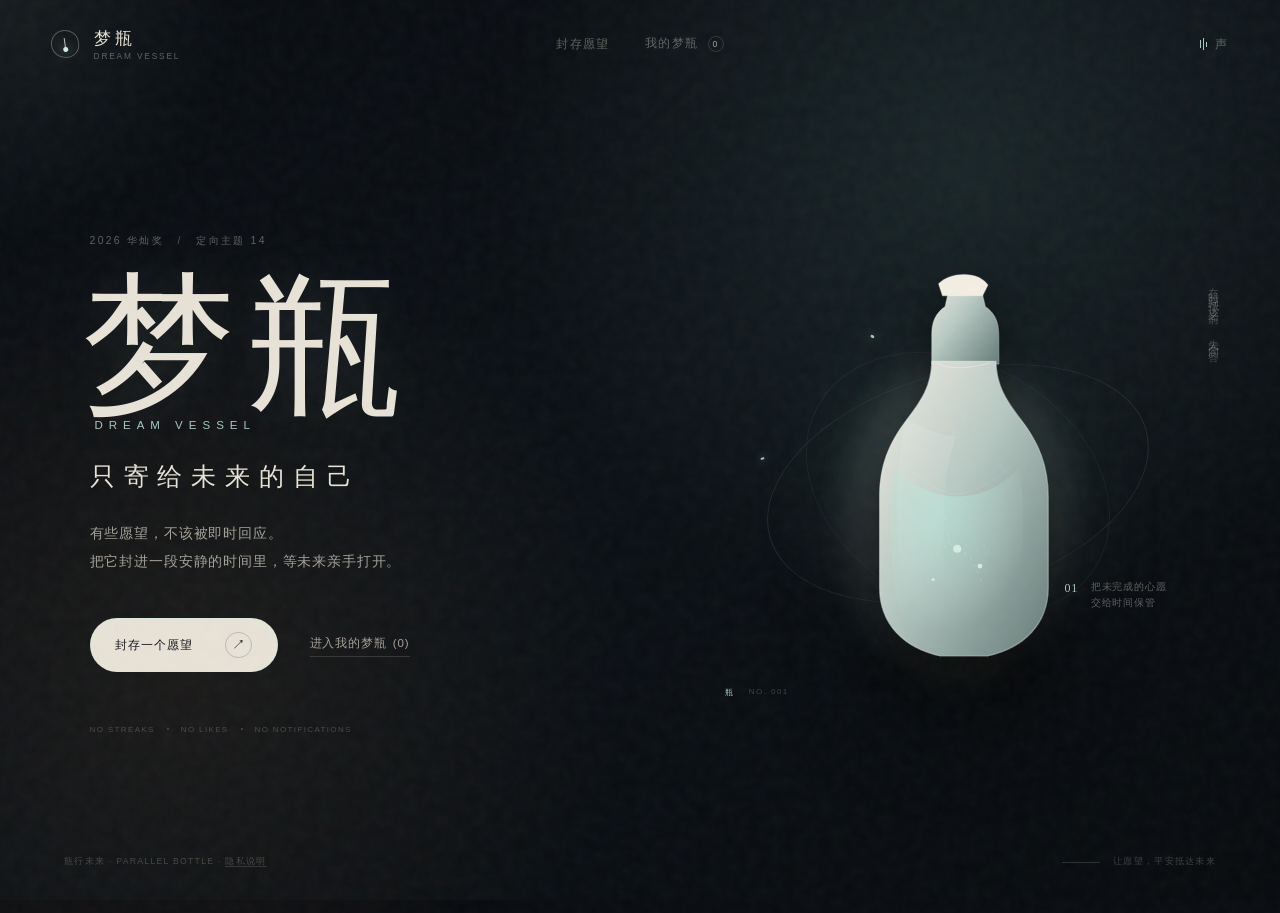
<file: index.html>
<!doctype html>
<html lang="zh-CN">
<head>
  <meta charset="utf-8">
  <meta name="viewport" content="width=device-width, initial-scale=1">
  <meta name="theme-color" content="#0a0d11">
  <meta name="description" content="梦瓶：只寄给未来的自己。一个没有签到、点赞和通知的数字时间胶囊。">
  <link rel="icon" href="data:image/svg+xml,%3Csvg xmlns='http://www.w3.org/2000/svg' viewBox='0 0 64 64'%3E%3Crect width='64' height='64' rx='16' fill='%23090c10'/%3E%3Cpath d='M25 13h14v8l5 7v22H20V28l5-7z' fill='none' stroke='%23a8c8bd' stroke-width='2'/%3E%3Ccircle cx='32' cy='37' r='3' fill='%23d4ece3'/%3E%3C/svg%3E">
  <title>梦瓶 · 只寄给未来的自己</title>
  <link rel="stylesheet" href="styles.css">
</head>
<body>
  <div class="grain" aria-hidden="true"></div>
  <div class="ambient ambient-a" aria-hidden="true"></div>
  <div class="ambient ambient-b" aria-hidden="true"></div>
  <div class="cursor-light" id="cursorLight" aria-hidden="true"></div>
  <div class="starfield" id="starfield" aria-hidden="true"></div>

  <svg class="svg-defs" width="0" height="0" aria-hidden="true">
    <defs>
      <linearGradient id="bottleBodyGradient" x1="0" y1="0" x2="1" y2="1">
        <stop offset="0%" stop-color="var(--bottle-hi)"/>
        <stop offset="45%" stop-color="var(--bottle-mid)"/>
        <stop offset="100%" stop-color="var(--bottle-lo)"/>
      </linearGradient>
      <radialGradient id="bottleLight" cx="35%" cy="22%" r="72%">
        <stop offset="0%" stop-color="var(--bottle-glow)" stop-opacity=".95"/>
        <stop offset="100%" stop-color="var(--bottle-glow)" stop-opacity="0"/>
      </radialGradient>
      <linearGradient id="bottleSheen" x1="0" y1="0" x2="0" y2="1">
        <stop offset="0%" stop-color="#fff" stop-opacity=".62"/>
        <stop offset="100%" stop-color="#fff" stop-opacity="0"/>
      </linearGradient>
      <filter id="bottleBlur" x="-50%" y="-50%" width="200%" height="200%">
        <feGaussianBlur stdDeviation="12"/>
      </filter>
      <filter id="bottleShadow" x="-50%" y="-50%" width="200%" height="200%">
        <feDropShadow dx="0" dy="18" stdDeviation="14" flood-color="#000" flood-opacity=".5"/>
      </filter>
    </defs>
    <symbol id="bottleSymbol" viewBox="0 0 220 340">
      <ellipse class="bottle-shadow" cx="110" cy="306" rx="62" ry="13"/>
      <ellipse class="bottle-aura" cx="110" cy="196" rx="84" ry="122"/>
      <g class="bottle-vessel" filter="url(#bottleShadow)">
        <path class="bottle-neck" d="M91 58 C91 48 94 42 101 37 L104 23 C105 17 109 14 116 14 C123 14 127 18 128 24 L131 37 C138 42 141 48 141 58 L141 80 L91 80 Z"/>
        <path class="bottle-lip" d="M96 20 C101 15 108 13 115 13 C123 13 130 16 133 21 L129 29 L99 29 Z"/>
        <path class="bottle-body" d="M91 78 C91 96 83 108 72 122 C59 139 52 156 52 179 L52 247 C52 274 70 292 97 298 L133 298 C160 292 178 274 178 247 L178 179 C178 156 171 139 158 122 C147 108 139 96 139 78 Z"/>
        <path class="bottle-body-light" d="M64 157 C59 179 59 241 67 262 C75 282 92 288 110 289 C128 289 145 282 153 262 C161 241 161 179 156 157 C145 171 128 179 110 179 C92 179 75 171 64 157 Z"/>
        <path class="bottle-sheen" d="M72 121 C84 128 95 133 109 134 C103 151 100 171 100 194 L100 278 C84 272 73 260 69 241 C63 208 64 151 72 121 Z"/>
        <path class="bottle-rim" d="M95 79 C102 84 118 84 135 79"/>
        <path class="bottle-rim bottle-rim-low" d="M73 157 C88 171 101 177 110 177 C120 177 133 171 149 157"/>
      </g>
      <circle class="bottle-seed" cx="110" cy="218" r="3"/>
      <circle class="bottle-seed seed-b" cx="127" cy="231" r="1.8"/>
      <circle class="bottle-seed seed-c" cx="92" cy="241" r="1.2"/>
      <path class="bottle-constellation" d="M91 225 L104 214 L120 224 L133 213 M104 214 L101 194 M120 224 L128 242"/>
    </symbol>
  </svg>

  <div class="app-shell" id="app">
    <header class="site-header" id="siteHeader">
      <button class="brand" type="button" data-action="home" aria-label="返回梦瓶首页">
        <span class="brand-mark" aria-hidden="true">
          <span class="brand-mark__line"></span>
          <span class="brand-mark__dot"></span>
        </span>
        <span class="brand-copy">
          <strong>梦瓶</strong>
          <small>DREAM VESSEL</small>
        </span>
      </button>
      <nav class="top-nav" aria-label="主导航">
        <button type="button" data-action="compose">封存愿望</button>
        <button type="button" data-action="library">我的梦瓶 <span class="nav-count" id="navCount">0</span></button>
      </nav>
      <button class="sound-toggle" id="soundToggle" type="button" aria-pressed="true" aria-label="关闭声音">
        <span class="sound-bars" aria-hidden="true"><i></i><i></i><i></i></span>
        <span class="sound-label">声</span>
      </button>
    </header>

    <main class="main-stage">
      <section class="screen screen-home is-active" data-screen="home" aria-labelledby="homeTitle">
        <div class="hero-grid">
          <div class="hero-copy">
            <p class="eyebrow reveal" style="--delay:.05s"><span>2026 华灿奖</span><span>定向主题 14</span></p>
            <h1 class="hero-title reveal" id="homeTitle" style="--delay:.12s">
              <span class="hero-title__cn">梦瓶</span>
              <span class="hero-title__en">DREAM VESSEL</span>
            </h1>
            <p class="hero-subtitle reveal" style="--delay:.2s">只寄给未来的自己</p>
            <p class="hero-description reveal" style="--delay:.28s">有些愿望，不该被即时回应。<br>把它封进一段安静的时间里，等未来亲手打开。</p>
            <div class="hero-actions reveal" style="--delay:.36s">
              <button class="button button-primary magnetic" type="button" data-action="compose">
                <span>封存一个愿望</span>
                <span class="button-arrow" aria-hidden="true">↗</span>
              </button>
              <button class="text-button" type="button" data-action="library">
                进入我的梦瓶 <span id="homeLibraryCount">(0)</span>
              </button>
            </div>
            <div class="hero-notes reveal" style="--delay:.46s" aria-label="产品原则">
              <span>NO STREAKS</span><i></i><span>NO LIKES</span><i></i><span>NO NOTIFICATIONS</span>
            </div>
          </div>

          <div class="hero-art reveal" style="--delay:.18s">
            <div class="vertical-poem" aria-hidden="true">在时间抵达之前 · 先不回答</div>
            <button class="hero-bottle-button" type="button" data-action="compose" aria-label="封存一个愿望">
              <span class="orbit orbit-a" aria-hidden="true"></span>
              <span class="orbit orbit-b" aria-hidden="true"></span>
              <span class="bottle-halo" aria-hidden="true"></span>
              <svg class="bottle bottle-hero material-porcelain" viewBox="0 0 220 340" aria-hidden="true"><use href="#bottleSymbol"></use></svg>
              <span class="bottle-caption"><b>01</b><span>把未完成的心愿<br>交给时间保管</span></span>
            </button>
            <div class="art-index" aria-hidden="true"><span>瓶</span><span>NO. 001</span></div>
          </div>
        </div>
        <div class="home-footer">
          <span>瓶行未来 · PARALLEL BOTTLE · <a href="privacy.html" target="_blank" rel="noreferrer">隐私说明</a></span>
          <span class="scroll-cue"><i></i>让愿望，平安抵达未来</span>
        </div>
      </section>

      <section class="screen screen-flow" data-screen="compose" aria-labelledby="composeTitle" hidden>
        <div class="flow-shell">
          <div class="flow-head">
            <div>
              <p class="eyebrow"><span>01</span><span>存梦</span></p>
              <h2 id="composeTitle">如果未来只能收到一句话，<br><em>你希望它是什么？</em></h2>
            </div>
            <div class="step-rail" aria-label="当前进度：第1步，共3步">
              <span class="is-current">01</span><i></i><span>02</span><i></i><span>03</span>
            </div>
          </div>

          <div class="compose-layout">
            <div class="compose-card">
              <label class="field-label" for="dreamTitle">给这个愿望一个名字</label>
              <input class="dream-input" id="dreamTitle" type="text" maxlength="24" placeholder="例如：去更远的地方" autocomplete="off">
              <div class="field-rule"></div>
              <label class="field-label" for="dreamMessage">写下此刻的你，想对未来说的话</label>
              <textarea class="dream-input dream-textarea" id="dreamMessage" maxlength="180" placeholder="不必完整，也不必正确。只要它是真的。"></textarea>
              <div class="field-meta">
                <button class="prompt-chip" type="button" data-prompt="愿我仍然保有重新开始的勇气。">给我一句提示</button>
                <span><b id="charCount">0</b> / 180</span>
              </div>
            </div>

            <aside class="compose-aside">
              <p class="aside-index">A SMALL RITUAL</p>
              <p>这里没有连续签到，也没有围观。封存之后，它将进入静默期，直到你约定的那一天。</p>
              <div class="privacy-note"><span class="privacy-dot"></span>仅保存在你的设备中</div>
            </aside>
          </div>

          <div class="flow-actions">
            <button class="back-button" type="button" data-action="home"><span aria-hidden="true">←</span> 返回</button>
            <button class="button button-primary" id="composeNext" type="button" disabled>
              <span>选择承载它的器物</span><span class="button-arrow" aria-hidden="true">→</span>
            </button>
          </div>
        </div>
      </section>

      <section class="screen screen-flow" data-screen="material" aria-labelledby="materialTitle" hidden>
        <div class="flow-shell">
          <div class="flow-head">
            <div>
              <p class="eyebrow"><span>02</span><span>择器</span></p>
              <h2 id="materialTitle">不同的材料，<br><em>替时间保留不同的温度。</em></h2>
            </div>
            <div class="step-rail" aria-label="当前进度：第2步，共3步">
              <span>01</span><i class="is-complete"></i><span class="is-current">02</span><i></i><span>03</span>
            </div>
          </div>

          <div class="material-grid" role="group" aria-label="选择梦瓶材质">
            <button class="material-card is-selected" type="button" data-material="porcelain" aria-pressed="true">
              <span class="material-no">01</span>
              <span class="material-orb material-orb--porcelain" aria-hidden="true"></span>
              <span class="material-name">瓷</span>
              <span class="material-en">PORCELAIN</span>
              <span class="material-desc">温润、克制。适合那些需要被轻轻保护的愿望。</span>
              <span class="material-check" aria-hidden="true">✓</span>
            </button>
            <button class="material-card" type="button" data-material="glass" aria-pressed="false">
              <span class="material-no">02</span>
              <span class="material-orb material-orb--glass" aria-hidden="true"></span>
              <span class="material-name">玻璃</span>
              <span class="material-en">GLASS</span>
              <span class="material-desc">透明、清醒。让愿望保留它最初的样子。</span>
              <span class="material-check" aria-hidden="true">✓</span>
            </button>
            <button class="material-card" type="button" data-material="wood" aria-pressed="false">
              <span class="material-no">03</span>
              <span class="material-orb material-orb--wood" aria-hidden="true"></span>
              <span class="material-name">木</span>
              <span class="material-en">WOOD</span>
              <span class="material-desc">有纹理，也会生长。适合仍在变化中的愿望。</span>
              <span class="material-check" aria-hidden="true">✓</span>
            </button>
            <button class="material-card" type="button" data-material="metal" aria-pressed="false">
              <span class="material-no">04</span>
              <span class="material-orb material-orb--metal" aria-hidden="true"></span>
              <span class="material-name">金属</span>
              <span class="material-en">METAL</span>
              <span class="material-desc">坚固、长久。留给那些值得穿越漫长时间的约定。</span>
              <span class="material-check" aria-hidden="true">✓</span>
            </button>
          </div>

          <div class="material-preview">
            <svg class="bottle bottle-material-preview material-porcelain" id="materialBottle" viewBox="0 0 220 340" aria-hidden="true"><use href="#bottleSymbol"></use></svg>
            <div>
              <span class="preview-label">你为愿望选择了</span>
              <strong id="selectedMaterialName">瓷 · PORCELAIN</strong>
              <p id="selectedMaterialLine">“温润、克制。适合那些需要被轻轻保护的愿望。”</p>
            </div>
          </div>

          <div class="flow-actions">
            <button class="back-button" type="button" data-action="compose"><span aria-hidden="true">←</span> 返回</button>
            <button class="button button-primary" type="button" data-action="time">
              <span>约定打开的时间</span><span class="button-arrow" aria-hidden="true">→</span>
            </button>
          </div>
        </div>
      </section>

      <section class="screen screen-flow" data-screen="time" aria-labelledby="timeTitle" hidden>
        <div class="flow-shell">
          <div class="flow-head">
            <div>
              <p class="eyebrow"><span>03</span><span>定时</span></p>
              <h2 id="timeTitle">你希望它，<br><em>在哪一天重新出现？</em></h2>
            </div>
            <div class="step-rail" aria-label="当前进度：第3步，共3步">
              <span>01</span><i class="is-complete"></i><span>02</span><i class="is-complete"></i><span class="is-current">03</span>
            </div>
          </div>

          <div class="time-layout">
            <div class="time-card">
              <p class="field-label">选择一段时间的距离</p>
              <div class="preset-row" role="group" aria-label="快捷时间">
                <button class="time-preset" type="button" data-months="3"><b>3</b><span>个月</span></button>
                <button class="time-preset" type="button" data-months="6"><b>6</b><span>个月</span></button>
                <button class="time-preset is-selected" type="button" data-months="12"><b>1</b><span>年</span></button>
                <button class="time-preset" type="button" data-months="36"><b>3</b><span>年</span></button>
              </div>
              <div class="date-custom">
                <label for="unlockDate">或者，选择一个具体的日期</label>
                <input id="unlockDate" type="date" min="2026-11-24">
              </div>
            </div>

            <div class="time-timeline">
              <div class="timeline-meta"><span>现在</span><span>未来抵达</span></div>
              <div class="timeline-line">
                <span class="timeline-point point-now"></span>
                <span class="timeline-track"><i id="timelineProgress"></i></span>
                <span class="timeline-point point-future"></span>
              </div>
              <div class="timeline-date">
                <strong id="unlockDateDisplay">2027.11.23</strong>
                <span id="unlockDaysDisplay">还有 365 天</span>
              </div>
              <p class="timeline-quote">时间不是等待，<br>是愿望慢慢长出回应的过程。</p>
            </div>
          </div>

          <div class="flow-actions">
            <button class="back-button" type="button" data-action="material"><span aria-hidden="true">←</span> 返回</button>
            <button class="button button-primary" type="button" data-action="seal">
              <span>为它封口</span><span class="button-arrow" aria-hidden="true">→</span>
            </button>
          </div>
        </div>
      </section>

      <section class="screen screen-seal" data-screen="seal" aria-labelledby="sealTitle" hidden>
        <div class="seal-layout">
          <div class="seal-copy">
            <p class="eyebrow"><span>最后一步</span><span>封存仪式</span></p>
            <h2 id="sealTitle">有些话，<br><em>只有时间能替我们保管。</em></h2>
            <div class="seal-summary">
              <span>致未来的自己</span>
              <strong id="sealTitleText">未命名愿望</strong>
              <p id="sealMessageText"></p>
              <div><span id="sealMaterialText">瓷 · PORCELAIN</span><i></i><span id="sealDateText">2027.11.23</span></div>
            </div>
          </div>
          <div class="seal-stage">
            <div class="seal-orbit" aria-hidden="true"></div>
            <svg class="bottle bottle-seal material-porcelain" id="sealBottle" viewBox="0 0 220 340" aria-hidden="true"><use href="#bottleSymbol"></use></svg>
            <button class="seal-button" id="sealButton" type="button" aria-label="按住1.6秒封存愿望">
              <span class="seal-progress" id="sealProgress"></span>
              <span class="seal-button__label">按住封存</span>
              <span class="seal-button__hint">1.6 秒</span>
            </button>
            <p class="seal-microcopy">封存后不可修改，也不会收到提醒。<br>它只会在约定的那天，安静地出现。</p>
          </div>
        </div>
      </section>

      <section class="screen screen-library" data-screen="library" aria-labelledby="libraryTitle" hidden>
        <div class="library-shell">
          <div class="library-head">
            <div>
              <p class="eyebrow"><span>MY VESSELS</span><span id="librarySeason">2026 · 冬</span></p>
              <h2 id="libraryTitle">我的梦瓶</h2>
            </div>
            <button class="button button-primary" type="button" data-action="compose"><span>再封存一个</span><span class="button-arrow" aria-hidden="true">＋</span></button>
          </div>
          <div class="library-note" id="libraryNote">每一个愿望，都在拥有自己的时间。</div>
          <div class="bottle-grid" id="bottleGrid"></div>
          <div class="empty-state" id="emptyState" hidden>
            <div class="empty-ring" aria-hidden="true"></div>
            <h3>这里还没有梦瓶</h3>
            <p>把第一个愿望交给时间，<br>之后只需要好好生活。</p>
            <button class="text-button" type="button" data-action="compose">封存第一个愿望 →</button>
          </div>
          <div class="library-footer">
            <p>所有内容仅保存在当前设备。<a href="privacy.html" target="_blank" rel="noreferrer">隐私说明</a></p>
            <div class="library-footer-actions">
              <button class="text-button text-button--muted" type="button" id="demoSealBtn">载入演示梦瓶</button>
              <button class="text-button text-button--muted" type="button" id="clearDreamsBtn">清空本机梦瓶</button>
            </div>
          </div>
        </div>
      </section>

      <section class="screen screen-recall" data-screen="recall" aria-labelledby="recallTitle" hidden>
        <div class="recall-backdrop" id="recallBackdrop" aria-hidden="true"></div>
        <div class="recall-shell">
          <button class="recall-back" type="button" data-action="library"><span aria-hidden="true">←</span> 回到梦瓶</button>
          <div class="recall-meta">
            <span id="recallDate">2027.11.23</span>
            <span id="recallMaterial">瓷 · PORCELAIN</span>
            <span id="demoBadge" hidden>演示模式 · 提前回望</span>
          </div>
          <div class="recall-layout">
            <div class="recall-art" aria-hidden="true">
              <div class="recall-halo"></div>
              <svg class="bottle bottle-recall material-porcelain" id="recallBottle" viewBox="0 0 220 340"><use href="#bottleSymbol"></use></svg>
              <div class="recall-stars"><i></i><i></i><i></i><i></i><i></i><i></i></div>
            </div>
            <article class="recall-copy">
              <p class="eyebrow"><span>FUTURE ECHO</span><span>未来回声</span></p>
              <h2 id="recallTitle">愿望已平安抵达。</h2>
              <div class="original-wish">
                <span>你曾写下</span>
                <blockquote id="recallOriginal">“愿我仍然保有重新开始的勇气。”</blockquote>
              </div>
              <div class="echo-text" id="recallEcho" aria-live="polite" aria-busy="false"></div>
              <div class="echo-signature">
                <span id="echoSourceLabel">正在整理回望</span>
                <b>给此刻的你</b>
              </div>
              <div class="recall-actions">
                <button class="button button-primary" type="button" id="copyEchoBtn"><span>带走这句回声</span><span class="button-arrow" aria-hidden="true">↗</span></button>
                <button class="text-button" type="button" data-action="library">放回梦瓶</button>
              </div>
            </article>
          </div>
        </div>
      </section>
    </main>
  </div>

  <div class="toast" id="toast" role="status" aria-live="polite"></div>

  <dialog class="preview-dialog" id="previewDialog" aria-labelledby="previewDialogTitle">
    <div class="dialog-mark" aria-hidden="true"></div>
    <p class="eyebrow"><span>TIME LOCK</span><span>尚未抵达</span></p>
    <h3 id="previewDialogTitle">它还在时间里<br>安静地生长。</h3>
    <p id="previewDialogText">距离约定打开的日子，还有一段时间。</p>
    <div class="dialog-actions">
      <button class="button button-primary" type="button" id="previewNowBtn">以未来视角回望</button>
      <button class="text-button" type="button" id="previewCancelBtn">继续等待</button>
    </div>
  </dialog>

  <script>window.DREAM_AI_ENABLED = false;</script>
  <script src="app.js"></script>
</body>
</html>
</file>
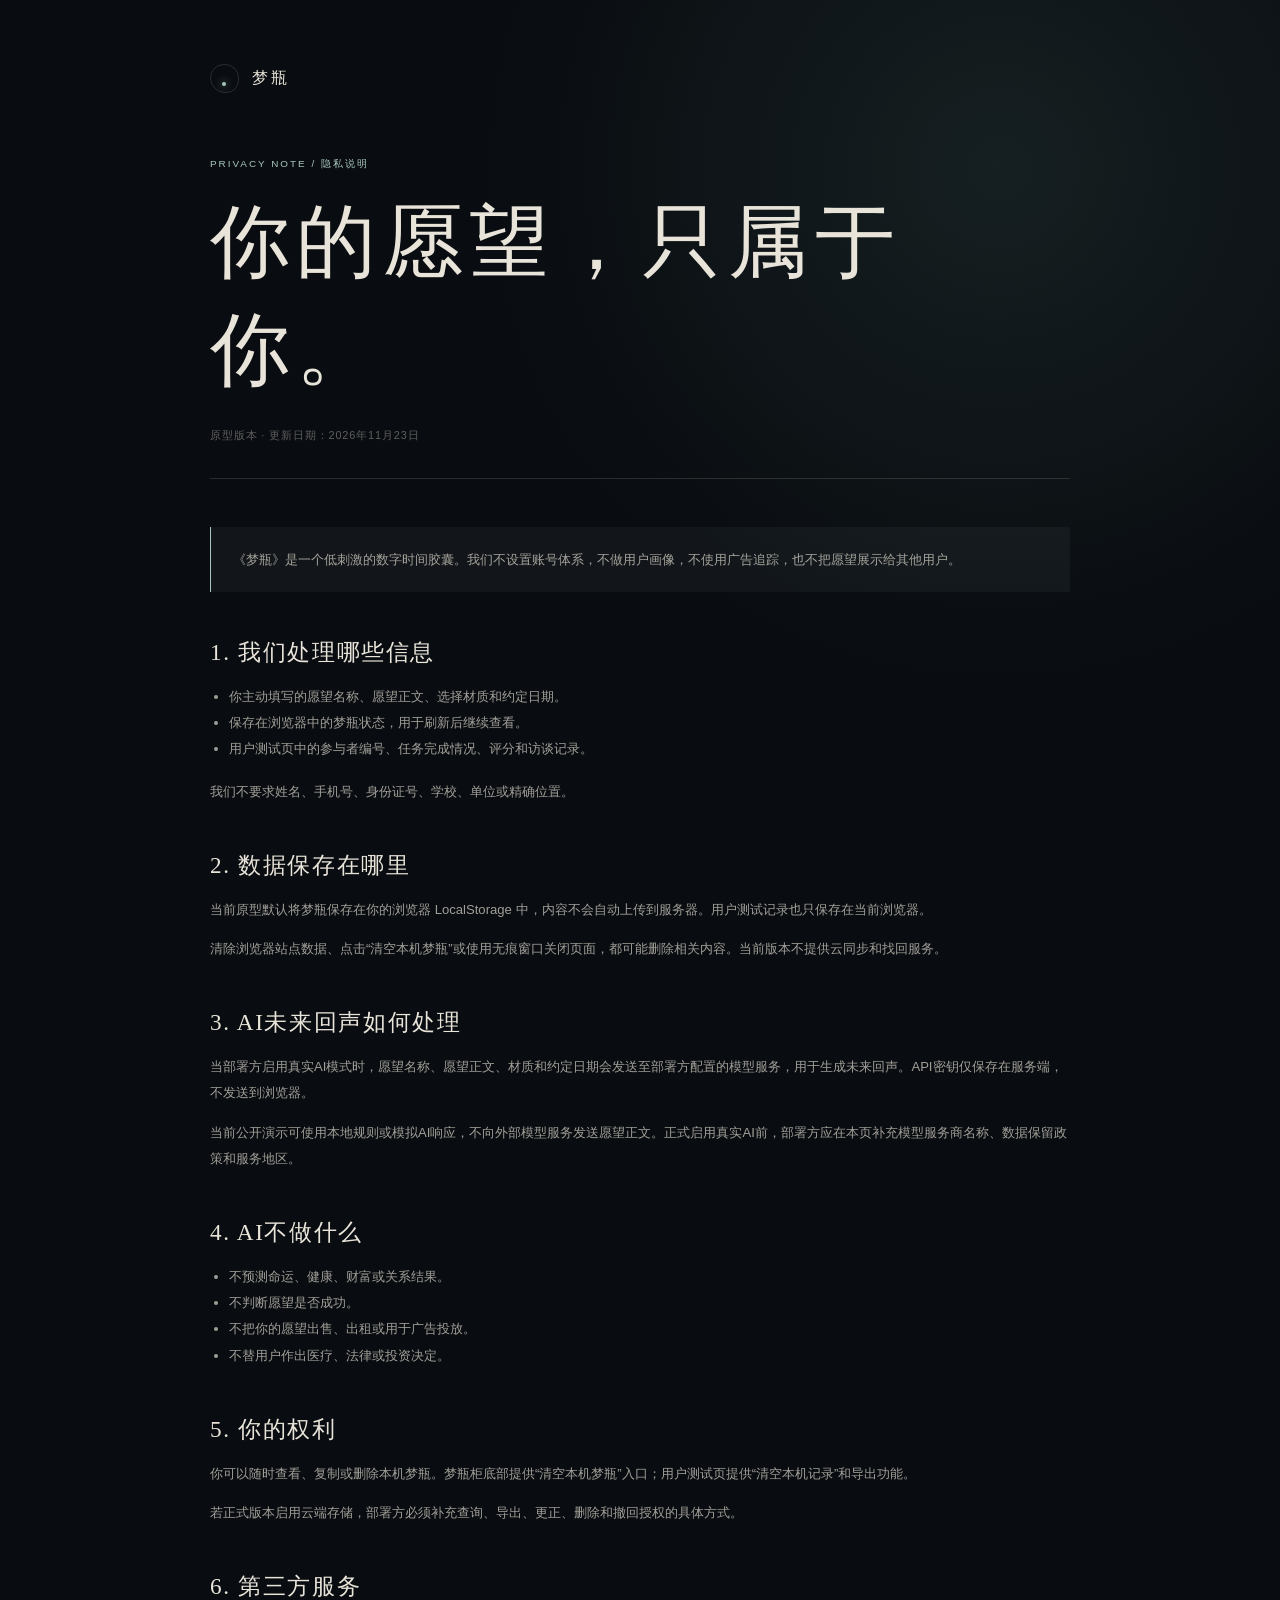
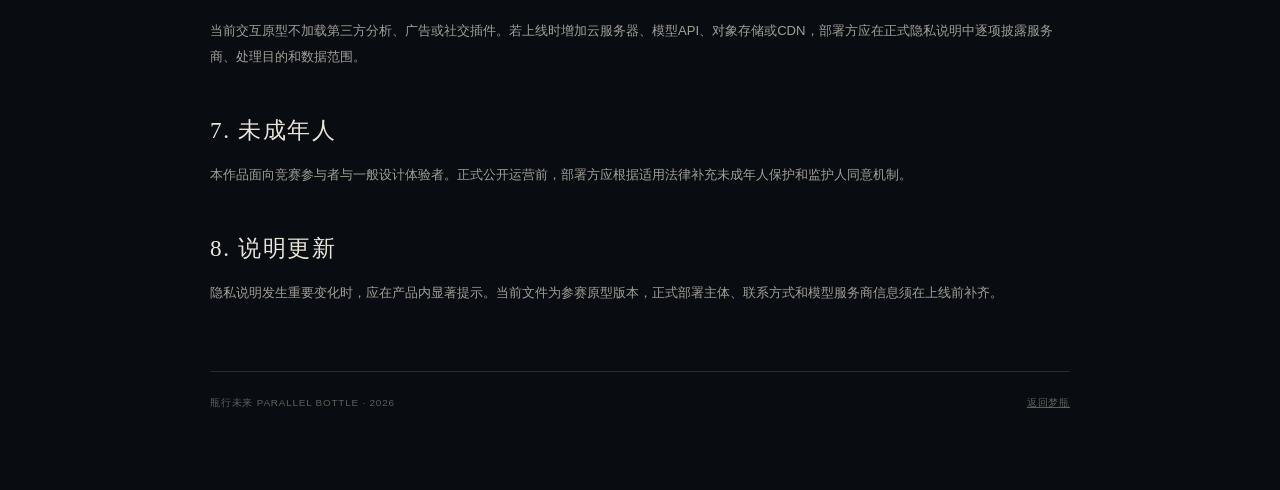
<file: privacy.html>
<!doctype html>
<html lang="zh-CN">
<head>
  <meta charset="utf-8">
  <meta name="viewport" content="width=device-width, initial-scale=1">
  <meta name="theme-color" content="#090c10">
  <title>梦瓶 · 隐私说明</title>
  <style>
    :root { --ink:#090c10; --paper:#e9e4d9; --dim:rgba(233,228,217,.68); --faint:rgba(233,228,217,.38); --line:rgba(233,228,217,.15); --jade:#a8c8bd; --serif:"Songti SC","STSong","Noto Serif CJK SC",serif; --sans:"PingFang SC","Hiragino Sans GB",sans-serif; }
    * { box-sizing:border-box; }
    html { background:var(--ink); color-scheme:dark; }
    body { margin:0; min-width:320px; background:radial-gradient(circle at 78% 8%,rgba(73,107,101,.2),transparent 32rem),var(--ink); color:var(--paper); font-family:var(--sans); }
    a { color:var(--jade); }
    .shell { width:min(100% - 2rem,860px); margin:auto; padding:4rem 0 5rem; }
    header { padding-bottom:2rem; border-bottom:1px solid var(--line); }
    .brand { display:flex; align-items:center; gap:.8rem; color:var(--paper); text-decoration:none; font-family:var(--serif); letter-spacing:.22em; }
    .mark { width:1.8rem; height:1.8rem; border:1px solid var(--line); border-radius:50% 50% 46% 54%; position:relative; }
    .mark::after { content:""; position:absolute; left:50%; bottom:.35rem; width:4px; height:4px; border-radius:50%; background:var(--jade); box-shadow:0 0 10px var(--jade); transform:translateX(-50%); }
    .eyebrow { margin:3.8rem 0 1rem; color:var(--jade); font-size:.62rem; letter-spacing:.2em; }
    h1 { margin:0; font-family:var(--serif); font-size:clamp(2.6rem,7vw,5rem); font-weight:400; letter-spacing:.08em; }
    .updated { margin:1.2rem 0 0; color:var(--faint); font-size:.68rem; letter-spacing:.08em; }
    article { margin-top:3rem; }
    h2 { margin:2.8rem 0 1rem; font-family:var(--serif); font-size:1.45rem; font-weight:400; letter-spacing:.07em; }
    p, li { color:var(--dim); font-size:.82rem; line-height:2; }
    ul { padding-left:1.2rem; }
    .notice { margin-top:2rem; padding:1.2rem 1.4rem; border-left:1px solid var(--jade); background:rgba(168,200,189,.05); }
    .notice p { margin:0; }
    footer { display:flex; justify-content:space-between; gap:1rem; margin-top:4rem; padding-top:1.5rem; border-top:1px solid var(--line); color:var(--faint); font-size:.62rem; letter-spacing:.08em; }
    footer a { color:var(--faint); }
    @media(max-width:600px){ .shell{padding:2rem 0 3rem} footer{align-items:flex-start;flex-direction:column} }
  </style>
</head>
<body>
  <main class="shell">
    <header>
      <a class="brand" href="index.html"><span class="mark" aria-hidden="true"></span>梦瓶</a>
      <p class="eyebrow">PRIVACY NOTE / 隐私说明</p>
      <h1>你的愿望，只属于你。</h1>
      <p class="updated">原型版本 · 更新日期：2026年11月23日</p>
    </header>

    <article>
      <div class="notice">
        <p>《梦瓶》是一个低刺激的数字时间胶囊。我们不设置账号体系，不做用户画像，不使用广告追踪，也不把愿望展示给其他用户。</p>
      </div>

      <h2>1. 我们处理哪些信息</h2>
      <ul>
        <li>你主动填写的愿望名称、愿望正文、选择材质和约定日期。</li>
        <li>保存在浏览器中的梦瓶状态，用于刷新后继续查看。</li>
        <li>用户测试页中的参与者编号、任务完成情况、评分和访谈记录。</li>
      </ul>
      <p>我们不要求姓名、手机号、身份证号、学校、单位或精确位置。</p>

      <h2>2. 数据保存在哪里</h2>
      <p>当前原型默认将梦瓶保存在你的浏览器 LocalStorage 中，内容不会自动上传到服务器。用户测试记录也只保存在当前浏览器。</p>
      <p>清除浏览器站点数据、点击“清空本机梦瓶”或使用无痕窗口关闭页面，都可能删除相关内容。当前版本不提供云同步和找回服务。</p>

      <h2>3. AI未来回声如何处理</h2>
      <p>当部署方启用真实AI模式时，愿望名称、愿望正文、材质和约定日期会发送至部署方配置的模型服务，用于生成未来回声。API密钥仅保存在服务端，不发送到浏览器。</p>
      <p>当前公开演示可使用本地规则或模拟AI响应，不向外部模型服务发送愿望正文。正式启用真实AI前，部署方应在本页补充模型服务商名称、数据保留政策和服务地区。</p>

      <h2>4. AI不做什么</h2>
      <ul>
        <li>不预测命运、健康、财富或关系结果。</li>
        <li>不判断愿望是否成功。</li>
        <li>不把你的愿望出售、出租或用于广告投放。</li>
        <li>不替用户作出医疗、法律或投资决定。</li>
      </ul>

      <h2>5. 你的权利</h2>
      <p>你可以随时查看、复制或删除本机梦瓶。梦瓶柜底部提供“清空本机梦瓶”入口；用户测试页提供“清空本机记录”和导出功能。</p>
      <p>若正式版本启用云端存储，部署方必须补充查询、导出、更正、删除和撤回授权的具体方式。</p>

      <h2>6. 第三方服务</h2>
      <p>当前交互原型不加载第三方分析、广告或社交插件。若上线时增加云服务器、模型API、对象存储或CDN，部署方应在正式隐私说明中逐项披露服务商、处理目的和数据范围。</p>

      <h2>7. 未成年人</h2>
      <p>本作品面向竞赛参与者与一般设计体验者。正式公开运营前，部署方应根据适用法律补充未成年人保护和监护人同意机制。</p>

      <h2>8. 说明更新</h2>
      <p>隐私说明发生重要变化时，应在产品内显著提示。当前文件为参赛原型版本，正式部署主体、联系方式和模型服务商信息须在上线前补齐。</p>
    </article>

    <footer>
      <span>瓶行未来 PARALLEL BOTTLE · 2026</span>
      <a href="index.html">返回梦瓶</a>
    </footer>
  </main>
</body>
</html>
</file>
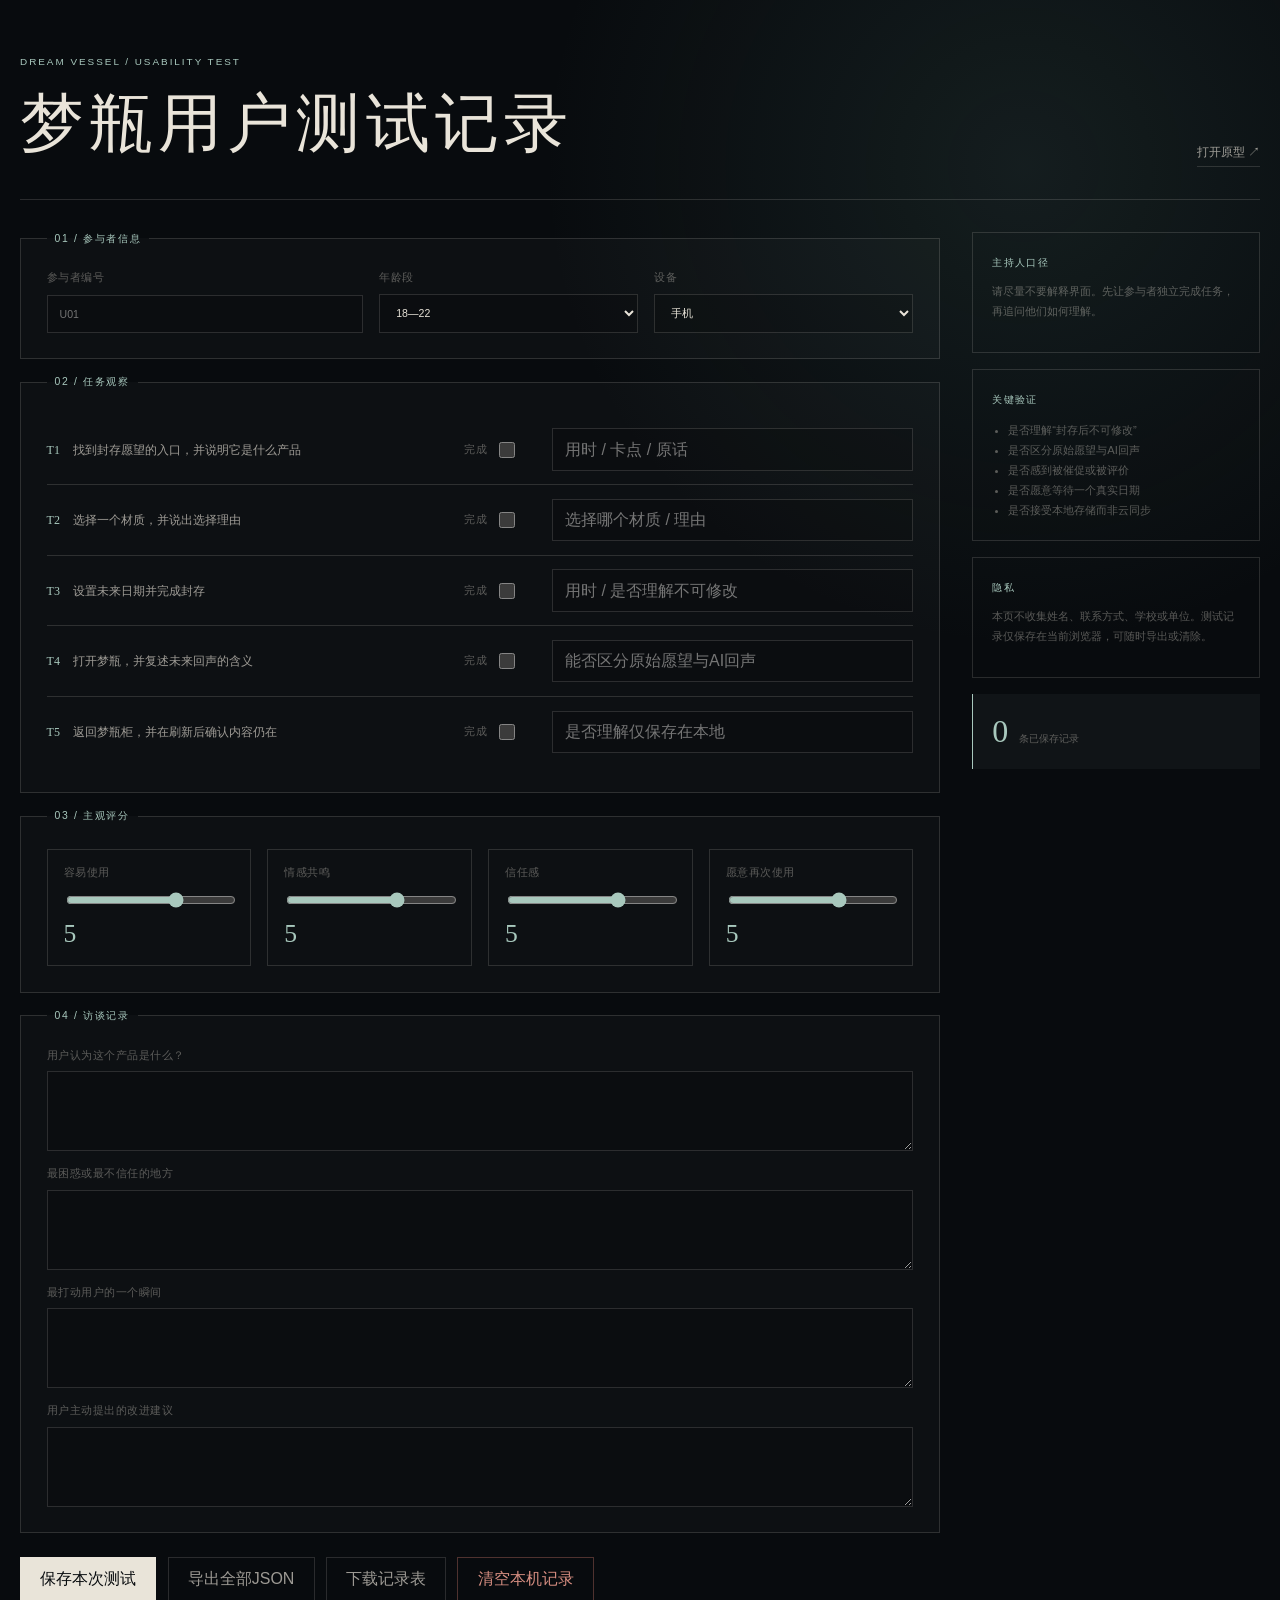
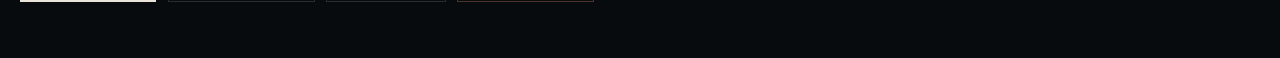
<file: testing.html>
<!doctype html>
<html lang="zh-CN">
<head>
  <meta charset="utf-8">
  <meta name="viewport" content="width=device-width, initial-scale=1">
  <title>梦瓶 · 用户测试记录</title>
  <link rel="stylesheet" href="testing.css">
</head>
<body>
  <main class="test-shell">
    <header class="test-header">
      <div>
        <p>DREAM VESSEL / USABILITY TEST</p>
        <h1>梦瓶用户测试记录</h1>
      </div>
      <a href="index.html" target="_blank" rel="noreferrer">打开原型 ↗</a>
    </header>

    <section class="test-grid">
      <form id="testForm">
        <fieldset>
          <legend>01 / 参与者信息</legend>
          <div class="field-row">
            <label>参与者编号<input name="participant" required placeholder="U01"></label>
            <label>年龄段
              <select name="age">
                <option>18—22</option><option>23—27</option><option>28—35</option><option>36—45</option>
              </select>
            </label>
            <label>设备
              <select name="device"><option>手机</option><option>平板</option><option>桌面电脑</option></select>
            </label>
          </div>
        </fieldset>

        <fieldset>
          <legend>02 / 任务观察</legend>
          <div class="task">
            <div><b>T1</b><span>找到封存愿望的入口，并说明它是什么产品</span></div>
            <label class="inline">完成<input type="checkbox" name="t1"></label>
            <input name="t1note" placeholder="用时 / 卡点 / 原话">
          </div>
          <div class="task">
            <div><b>T2</b><span>选择一个材质，并说出选择理由</span></div>
            <label class="inline">完成<input type="checkbox" name="t2"></label>
            <input name="t2note" placeholder="选择哪个材质 / 理由">
          </div>
          <div class="task">
            <div><b>T3</b><span>设置未来日期并完成封存</span></div>
            <label class="inline">完成<input type="checkbox" name="t3"></label>
            <input name="t3note" placeholder="用时 / 是否理解不可修改">
          </div>
          <div class="task">
            <div><b>T4</b><span>打开梦瓶，并复述未来回声的含义</span></div>
            <label class="inline">完成<input type="checkbox" name="t4"></label>
            <input name="t4note" placeholder="能否区分原始愿望与AI回声">
          </div>
          <div class="task">
            <div><b>T5</b><span>返回梦瓶柜，并在刷新后确认内容仍在</span></div>
            <label class="inline">完成<input type="checkbox" name="t5"></label>
            <input name="t5note" placeholder="是否理解仅保存在本地">
          </div>
        </fieldset>

        <fieldset>
          <legend>03 / 主观评分</legend>
          <div class="ratings">
            <label>容易使用<input type="range" name="ease" min="1" max="7" value="5"><output>5</output></label>
            <label>情感共鸣<input type="range" name="emotion" min="1" max="7" value="5"><output>5</output></label>
            <label>信任感<input type="range" name="trust" min="1" max="7" value="5"><output>5</output></label>
            <label>愿意再次使用<input type="range" name="intent" min="1" max="7" value="5"><output>5</output></label>
          </div>
        </fieldset>

        <fieldset>
          <legend>04 / 访谈记录</legend>
          <label>用户认为这个产品是什么？<textarea name="understanding" rows="3"></textarea></label>
          <label>最困惑或最不信任的地方<textarea name="friction" rows="3"></textarea></label>
          <label>最打动用户的一个瞬间<textarea name="delight" rows="3"></textarea></label>
          <label>用户主动提出的改进建议<textarea name="suggestion" rows="3"></textarea></label>
        </fieldset>

        <div class="form-actions">
          <button type="submit">保存本次测试</button>
          <button type="button" id="exportBtn" class="secondary">导出全部JSON</button>
          <button type="button" id="downloadBtn" class="secondary">下载记录表</button>
          <button type="button" id="clearBtn" class="danger">清空本机记录</button>
        </div>
      </form>

      <aside class="test-aside">
        <div class="aside-card">
          <span>主持人口径</span>
          <p>请尽量不要解释界面。先让参与者独立完成任务，再追问他们如何理解。</p>
        </div>
        <div class="aside-card">
          <span>关键验证</span>
          <ul>
            <li>是否理解“封存后不可修改”</li>
            <li>是否区分原始愿望与AI回声</li>
            <li>是否感到被催促或被评价</li>
            <li>是否愿意等待一个真实日期</li>
            <li>是否接受本地存储而非云同步</li>
          </ul>
        </div>
        <div class="aside-card">
          <span>隐私</span>
          <p>本页不收集姓名、联系方式、学校或单位。测试记录仅保存在当前浏览器，可随时导出或清除。</p>
        </div>
        <div class="record-count"><b id="recordCount">0</b><span>条已保存记录</span></div>
      </aside>
    </section>
  </main>
  <div class="toast" id="toast" role="status" aria-live="polite"></div>
  <script src="testing.js"></script>
</body>
</html>
</file>
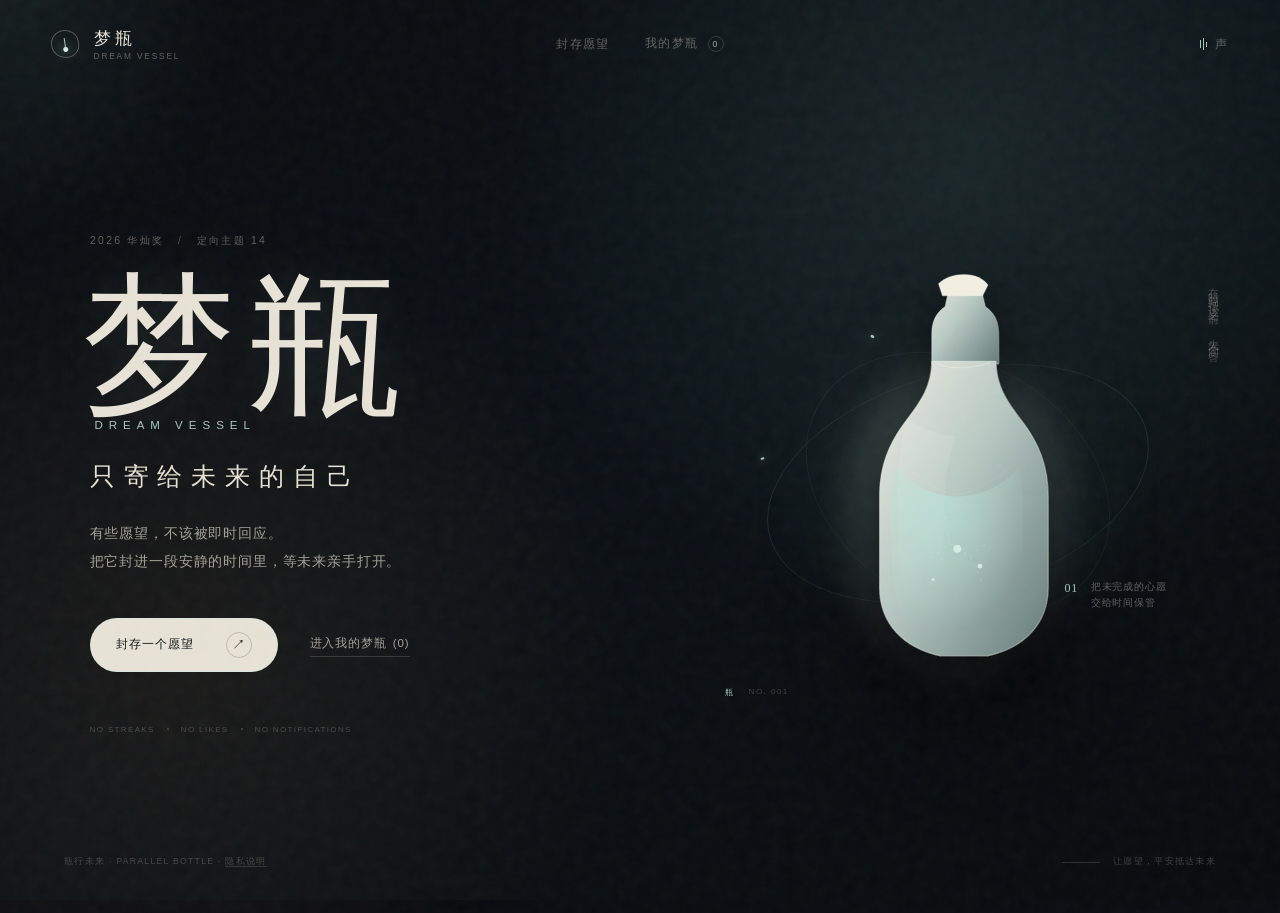
<file: 梦瓶-单文件离线演示.html>
<!doctype html>
<html lang="zh-CN">
<head>
  <meta charset="utf-8">
  <meta name="viewport" content="width=device-width, initial-scale=1">
  <meta name="theme-color" content="#0a0d11">
  <meta name="description" content="梦瓶：只寄给未来的自己。一个没有签到、点赞和通知的数字时间胶囊。">
  <link rel="icon" href="data:image/svg+xml,%3Csvg xmlns='http://www.w3.org/2000/svg' viewBox='0 0 64 64'%3E%3Crect width='64' height='64' rx='16' fill='%23090c10'/%3E%3Cpath d='M25 13h14v8l5 7v22H20V28l5-7z' fill='none' stroke='%23a8c8bd' stroke-width='2'/%3E%3Ccircle cx='32' cy='37' r='3' fill='%23d4ece3'/%3E%3C/svg%3E">
  <title>梦瓶 · 只寄给未来的自己</title>
  <style>
@charset "UTF-8";

:root {
  --ink: #090c10;
  --ink-2: #0e1319;
  --ink-3: #151c24;
  --paper: #e8e3d7;
  --paper-dim: rgba(232, 227, 215, .68);
  --paper-faint: rgba(232, 227, 215, .38);
  --line: rgba(232, 227, 215, .16);
  --line-strong: rgba(232, 227, 215, .32);
  --jade: #a8c8bd;
  --jade-bright: #d4ece3;
  --amber: #cda778;
  --error: #d48d80;
  --bottle-hi: #f1eee5;
  --bottle-mid: #b7c8c2;
  --bottle-lo: #657b78;
  --bottle-glow: #b8e3d7;
  --serif: "Songti SC", "STSong", "Noto Serif CJK SC", "Source Han Serif SC", serif;
  --sans: "PingFang SC", "Hiragino Sans GB", "Microsoft YaHei", sans-serif;
  --ease-out: cubic-bezier(.16, 1, .3, 1);
  --ease-soft: cubic-bezier(.32, .72, 0, 1);
  --header-h: 88px;
}

* {
  box-sizing: border-box;
}

html {
  background: var(--ink);
  color-scheme: dark;
  scroll-behavior: smooth;
}

body {
  margin: 0;
  min-width: 320px;
  min-height: 100svh;
  overflow-x: hidden;
  background:
    radial-gradient(circle at 75% 18%, rgba(73, 107, 101, .23), transparent 29rem),
    radial-gradient(circle at 14% 74%, rgba(125, 91, 55, .14), transparent 28rem),
    linear-gradient(145deg, #090c10 0%, #0b1015 48%, #080b0e 100%);
  color: var(--paper);
  font-family: var(--sans);
  -webkit-font-smoothing: antialiased;
  text-rendering: optimizeLegibility;
}

button,
input,
textarea {
  font: inherit;
}

button {
  color: inherit;
}

button:focus-visible,
input:focus-visible,
textarea:focus-visible {
  outline: 1px solid var(--jade-bright);
  outline-offset: 4px;
}

button:disabled {
  cursor: not-allowed;
  opacity: .38;
}

::selection {
  color: var(--ink);
  background: var(--jade);
}

.grain {
  position: fixed;
  inset: -50%;
  z-index: 30;
  pointer-events: none;
  opacity: .05;
  background-image: url("data:image/svg+xml,%3Csvg viewBox='0 0 180 180' xmlns='http://www.w3.org/2000/svg'%3E%3Cfilter id='n'%3E%3CfeTurbulence type='fractalNoise' baseFrequency='.82' numOctaves='4' stitchTiles='stitch'/%3E%3C/filter%3E%3Crect width='100%25' height='100%25' filter='url(%23n)' opacity='.84'/%3E%3C/svg%3E");
  animation: grainShift 12s steps(8) infinite;
}

.ambient {
  position: fixed;
  z-index: -2;
  border-radius: 50%;
  filter: blur(80px);
  pointer-events: none;
  opacity: .3;
}

.ambient-a {
  top: -8rem;
  right: -6rem;
  width: 36rem;
  height: 36rem;
  background: rgba(93, 144, 134, .36);
  animation: ambientFloat 18s ease-in-out infinite alternate;
}

.ambient-b {
  bottom: -14rem;
  left: -7rem;
  width: 32rem;
  height: 32rem;
  background: rgba(152, 103, 60, .19);
  animation: ambientFloat 22s ease-in-out infinite alternate-reverse;
}

.cursor-light {
  position: fixed;
  z-index: 0;
  top: 0;
  left: 0;
  width: 32rem;
  height: 32rem;
  border-radius: 50%;
  background: radial-gradient(circle, rgba(150, 197, 185, .09), transparent 68%);
  pointer-events: none;
  transform: translate3d(-50%, -50%, 0);
  transition: opacity .5s ease;
}

.starfield {
  position: fixed;
  inset: 0;
  z-index: -1;
  overflow: hidden;
  pointer-events: none;
}

.star {
  position: absolute;
  width: var(--size);
  height: var(--size);
  border-radius: 50%;
  background: rgba(221, 236, 230, var(--opacity));
  box-shadow: 0 0 8px rgba(192, 232, 220, .4);
  animation: starPulse var(--duration) ease-in-out infinite alternate;
  animation-delay: var(--delay);
}

.svg-defs {
  position: absolute;
  width: 0;
  height: 0;
  overflow: hidden;
}

.app-shell {
  position: relative;
  z-index: 2;
  min-height: 100svh;
}

.site-header {
  position: fixed;
  z-index: 20;
  top: 0;
  left: 0;
  right: 0;
  display: grid;
  grid-template-columns: 1fr auto 1fr;
  align-items: center;
  min-height: var(--header-h);
  padding: 0 clamp(1.25rem, 4vw, 4rem);
  transition: background .4s ease, backdrop-filter .4s ease, border-color .4s ease;
}

.site-header.is-solid {
  border-bottom: 1px solid rgba(232, 227, 215, .08);
  background: rgba(9, 12, 16, .66);
  backdrop-filter: blur(20px);
}

.brand {
  display: inline-flex;
  width: max-content;
  align-items: center;
  gap: .9rem;
  border: 0;
  padding: 0;
  background: none;
  cursor: pointer;
  text-align: left;
}

.brand-mark {
  position: relative;
  display: inline-block;
  width: 28px;
  height: 28px;
  border: 1px solid var(--line-strong);
  border-radius: 50% 50% 46% 54%;
  transform: rotate(-8deg);
}

.brand-mark__line {
  position: absolute;
  top: 7px;
  left: 50%;
  width: 1px;
  height: 13px;
  background: var(--jade);
  transform: translateX(-50%);
}

.brand-mark__dot {
  position: absolute;
  left: 50%;
  bottom: 5px;
  width: 5px;
  height: 5px;
  border-radius: 50%;
  background: var(--jade-bright);
  box-shadow: 0 0 11px var(--jade);
  transform: translateX(-50%);
}

.brand-copy {
  display: grid;
  gap: .12rem;
}

.brand-copy strong {
  font-family: var(--serif);
  font-size: 1.05rem;
  font-weight: 500;
  letter-spacing: .28em;
}

.brand-copy small {
  color: var(--paper-faint);
  font-size: .52rem;
  letter-spacing: .22em;
}

.top-nav {
  display: flex;
  align-items: center;
  gap: 2.2rem;
}

.top-nav button,
.sound-toggle {
  border: 0;
  padding: .5rem 0;
  background: none;
  color: var(--paper-faint);
  cursor: pointer;
  font-size: .72rem;
  letter-spacing: .12em;
  transition: color .25s ease;
}

.top-nav button:hover,
.sound-toggle:hover {
  color: var(--paper);
}

.nav-count {
  display: inline-grid;
  min-width: 1rem;
  height: 1rem;
  margin-left: .28rem;
  place-items: center;
  border: 1px solid var(--line);
  border-radius: 99px;
  color: var(--paper-dim);
  font-size: .55rem;
}

.sound-toggle {
  justify-self: end;
  display: flex;
  align-items: center;
  gap: .55rem;
}

.sound-bars {
  display: flex;
  height: 13px;
  align-items: center;
  gap: 2px;
}

.sound-bars i {
  display: block;
  width: 1px;
  height: 8px;
  background: var(--jade);
  animation: soundbar 1.3s ease-in-out infinite alternate;
}

.sound-bars i:nth-child(2) {
  height: 12px;
  animation-delay: .2s;
}

.sound-bars i:nth-child(3) {
  height: 5px;
  animation-delay: .42s;
}

.sound-toggle[aria-pressed="false"] .sound-bars i {
  animation-play-state: paused;
  opacity: .4;
  transform: scaleY(.35);
}

.main-stage {
  min-height: 100svh;
}

.screen {
  position: relative;
  min-height: 100svh;
}

.screen.is-active {
  animation: screenIn .85s var(--ease-out) both;
}

.screen-home {
  display: flex;
  flex-direction: column;
  justify-content: center;
  padding: calc(var(--header-h) + 2.5rem) clamp(1.25rem, 5vw, 5.5rem) 2rem;
}

.hero-grid {
  display: grid;
  width: min(100%, 1440px);
  margin: auto;
  grid-template-columns: minmax(0, 1.05fr) minmax(360px, .95fr);
  align-items: center;
  gap: clamp(2rem, 5vw, 7rem);
}

.hero-copy {
  padding-left: clamp(0rem, 2vw, 2rem);
}

.eyebrow {
  display: flex;
  align-items: center;
  gap: .85rem;
  margin: 0 0 1.8rem;
  color: var(--paper-faint);
  font-size: .65rem;
  letter-spacing: .22em;
  text-transform: uppercase;
}

.eyebrow span + span::before {
  content: "/";
  margin-right: .85rem;
  color: var(--line-strong);
}

.hero-title {
  display: grid;
  margin: 0;
  gap: .25rem;
}

.hero-title__cn {
  font-family: var(--serif);
  font-size: clamp(5.8rem, 12vw, 11.8rem);
  font-weight: 400;
  line-height: .9;
  letter-spacing: .08em;
  text-indent: -.05em;
  text-shadow: 0 0 48px rgba(184, 226, 212, .1);
}

.hero-title__en {
  margin-left: .3rem;
  color: var(--jade);
  font-size: clamp(.58rem, .9vw, .78rem);
  font-weight: 400;
  letter-spacing: .52em;
}

.hero-subtitle {
  margin: 1.8rem 0 0;
  color: var(--paper);
  font-family: var(--serif);
  font-size: clamp(1.2rem, 2vw, 1.55rem);
  font-weight: 400;
  letter-spacing: .36em;
}

.hero-description {
  max-width: 34rem;
  margin: 1.6rem 0 0;
  color: var(--paper-dim);
  font-size: clamp(.86rem, 1.1vw, .98rem);
  font-weight: 300;
  line-height: 2;
  letter-spacing: .06em;
}

.hero-actions {
  display: flex;
  align-items: center;
  gap: 2rem;
  margin-top: 2.7rem;
}

.button {
  display: inline-flex;
  min-height: 3.35rem;
  align-items: center;
  justify-content: center;
  gap: 2rem;
  border: 1px solid transparent;
  border-radius: 99px;
  padding: .75rem 1.55rem;
  cursor: pointer;
  font-size: .78rem;
  letter-spacing: .08em;
  transition: transform .35s var(--ease-out), border-color .35s ease, background .35s ease, color .35s ease;
}

.button-primary {
  border-color: rgba(210, 236, 228, .55);
  background: var(--paper);
  color: #101516;
}

.button-primary:hover:not(:disabled) {
  background: var(--jade-bright);
  transform: translateY(-2px);
}

.button-arrow {
  display: inline-grid;
  width: 1.65rem;
  height: 1.65rem;
  place-items: center;
  border: 1px solid rgba(10, 14, 16, .19);
  border-radius: 50%;
  font-size: .82rem;
}

.text-button {
  display: inline-flex;
  align-items: center;
  gap: .35rem;
  border: 0;
  border-bottom: 1px solid var(--line);
  padding: .2rem 0 .35rem;
  background: none;
  color: var(--paper-dim);
  cursor: pointer;
  font-size: .72rem;
  letter-spacing: .08em;
  transition: color .25s ease, border-color .25s ease;
}

.text-button:hover {
  border-color: var(--paper);
  color: var(--paper);
}

.text-button--muted {
  border-color: transparent;
  color: var(--paper-faint);
  font-size: .62rem;
}

.hero-notes {
  display: flex;
  align-items: center;
  gap: .75rem;
  margin-top: 3.3rem;
  color: rgba(232, 227, 215, .25);
  font-size: .5rem;
  letter-spacing: .17em;
}

.hero-notes i {
  width: 2px;
  height: 2px;
  border-radius: 50%;
  background: currentColor;
}

.hero-art {
  position: relative;
  display: grid;
  min-width: 0;
  place-items: center;
}

.hero-bottle-button {
  position: relative;
  display: grid;
  width: min(34vw, 31rem);
  aspect-ratio: 1 / 1;
  place-items: center;
  border: 0;
  border-radius: 50%;
  padding: 0;
  background: radial-gradient(circle, rgba(125, 166, 157, .11), transparent 65%);
  cursor: pointer;
}

.bottle-halo {
  position: absolute;
  width: 68%;
  height: 68%;
  border-radius: 50%;
  background: radial-gradient(circle, rgba(179, 222, 210, .13), transparent 66%);
  filter: blur(10px);
  animation: haloBreathe 5s ease-in-out infinite;
}

.orbit {
  position: absolute;
  border: 1px solid rgba(191, 226, 217, .11);
  border-radius: 50%;
  pointer-events: none;
}

.orbit::after {
  content: "";
  position: absolute;
  top: 14%;
  left: 3%;
  width: 4px;
  height: 4px;
  border-radius: 50%;
  background: var(--jade);
  box-shadow: 0 0 12px var(--jade);
}

.orbit-a {
  inset: 5%;
  transform: rotate(-16deg) scaleY(.54);
  animation: orbitTurn 22s linear infinite;
}

.orbit-b {
  inset: 13%;
  border-color: rgba(191, 226, 217, .06);
  transform: rotate(30deg) scaleY(.72);
  animation: orbitTurn 30s linear infinite reverse;
}

.bottle {
  position: relative;
  display: block;
  overflow: visible;
  transition: filter .6s ease, transform .6s var(--ease-out);
}

.bottle-hero {
  width: min(23vw, 18.5rem);
  filter: drop-shadow(0 2.5rem 2.5rem rgba(0, 0, 0, .5));
  animation: bottleFloat 7s ease-in-out infinite;
}

.hero-bottle-button:hover .bottle-hero {
  transform: translateY(-.5rem) scale(1.015);
  filter: drop-shadow(0 2.5rem 3.2rem rgba(0, 0, 0, .58)) brightness(1.05);
}

.bottle-shadow {
  fill: rgba(0, 0, 0, .42);
  filter: url(#bottleBlur);
}

.bottle-aura {
  fill: var(--bottle-glow);
  opacity: .1;
  filter: url(#bottleBlur);
}

.bottle-vessel {
  transition: opacity .3s ease;
}

.bottle-neck,
.bottle-body {
  fill: url(#bottleBodyGradient);
  stroke: rgba(239, 246, 241, .39);
  stroke-width: .8;
}

.bottle-neck {
  stroke-width: .55;
}

.bottle-lip {
  fill: var(--bottle-hi);
  stroke: rgba(255, 255, 255, .38);
  stroke-width: .5;
}

.bottle-body-light {
  fill: url(#bottleLight);
  opacity: .76;
}

.bottle-sheen {
  fill: url(#bottleSheen);
  opacity: .18;
}

.bottle-rim {
  fill: none;
  stroke: rgba(255, 255, 255, .4);
  stroke-width: .65;
}

.bottle-rim-low {
  opacity: .24;
}

.bottle-seed {
  fill: var(--jade-bright);
  filter: drop-shadow(0 0 5px var(--jade));
  animation: seedBlink 3s ease-in-out infinite;
}

.seed-b {
  animation-delay: .8s;
}

.seed-c {
  animation-delay: 1.5s;
}

.bottle-constellation {
  fill: none;
  stroke: rgba(231, 249, 243, .29);
  stroke-width: .55;
  stroke-dasharray: 2 4;
}

.material-porcelain {
  --bottle-hi: #f3efe2;
  --bottle-mid: #c9d1c5;
  --bottle-lo: #778780;
  --bottle-glow: #d7eee5;
}

.material-glass {
  --bottle-hi: #d7f3ed;
  --bottle-mid: #9dcfc8;
  --bottle-lo: #4c8586;
  --bottle-glow: #99ddd3;
}

.material-glass .bottle-body,
.material-glass .bottle-neck {
  opacity: .76;
}

.material-wood {
  --bottle-hi: #d5b38e;
  --bottle-mid: #ac754e;
  --bottle-lo: #63432f;
  --bottle-glow: #d9a166;
}

.material-metal {
  --bottle-hi: #ccd5d4;
  --bottle-mid: #7f9397;
  --bottle-lo: #3f5259;
  --bottle-glow: #bbd8dd;
}

.bottle-caption {
  position: absolute;
  right: 2%;
  bottom: 22%;
  display: flex;
  align-items: flex-start;
  gap: .8rem;
  color: var(--paper-faint);
  font-size: .62rem;
  letter-spacing: .08em;
  line-height: 1.65;
  text-align: left;
}

.bottle-caption b {
  color: var(--jade);
  font-family: var(--serif);
  font-size: .75rem;
  font-weight: 400;
}

.vertical-poem {
  position: absolute;
  top: 5%;
  right: -2%;
  color: rgba(232, 227, 215, .26);
  font-family: var(--serif);
  font-size: .7rem;
  letter-spacing: .38em;
  line-height: 2.2;
  writing-mode: vertical-rl;
}

.art-index {
  position: absolute;
  bottom: 3%;
  left: 5%;
  display: flex;
  gap: .9rem;
  color: rgba(232, 227, 215, .24);
  font-size: .5rem;
  letter-spacing: .18em;
}

.art-index span:first-child {
  color: var(--jade);
}

.home-footer {
  display: flex;
  width: min(100%, 1440px);
  margin: 1rem auto 0;
  justify-content: space-between;
  color: rgba(232, 227, 215, .24);
  font-size: .54rem;
  letter-spacing: .15em;
}

.scroll-cue {
  display: flex;
  align-items: center;
  gap: .8rem;
}

.scroll-cue i {
  display: block;
  width: 2.4rem;
  height: 1px;
  background: var(--line);
}

/* Flow surfaces */
.screen-flow {
  padding: calc(var(--header-h) + 2rem) clamp(1.25rem, 5vw, 5.5rem) 3rem;
}

.flow-shell,
.library-shell {
  display: flex;
  width: min(100%, 1320px);
  min-height: calc(100svh - var(--header-h) - 5rem);
  margin: 0 auto;
  flex-direction: column;
}

.flow-head {
  display: flex;
  align-items: flex-end;
  justify-content: space-between;
  gap: 2rem;
  margin-bottom: clamp(2rem, 4vw, 3.6rem);
}

.flow-head h2,
.recall-copy h2,
.seal-copy h2 {
  margin: 0;
  font-family: var(--serif);
  font-size: clamp(2.15rem, 4.6vw, 4.2rem);
  font-weight: 400;
  line-height: 1.22;
  letter-spacing: .035em;
}

.flow-head h2 em,
.seal-copy h2 em {
  color: var(--jade);
  font-style: normal;
}

.step-rail {
  display: flex;
  min-width: 14rem;
  align-items: center;
  gap: .65rem;
  padding-bottom: .7rem;
  color: rgba(232, 227, 215, .22);
  font-size: .55rem;
  letter-spacing: .12em;
}

.step-rail i {
  width: 2.8rem;
  height: 1px;
  background: var(--line);
}

.step-rail i.is-complete {
  background: rgba(168, 200, 189, .48);
}

.step-rail span {
  transition: color .25s ease;
}

.step-rail span.is-current {
  color: var(--jade-bright);
}

.compose-layout {
  display: grid;
  grid-template-columns: minmax(0, 1fr) 17rem;
  gap: clamp(2rem, 6vw, 7rem);
}

.compose-card {
  padding: clamp(1.75rem, 3.2vw, 3rem);
  border: 1px solid var(--line);
  background: linear-gradient(145deg, rgba(255, 255, 255, .035), rgba(255, 255, 255, .008));
  box-shadow: inset 0 1px rgba(255, 255, 255, .025);
}

.field-label {
  display: block;
  margin-bottom: 1rem;
  color: var(--paper-faint);
  font-size: .65rem;
  letter-spacing: .13em;
}

.dream-input {
  width: 100%;
  border: 0;
  padding: 0;
  background: transparent;
  color: var(--paper);
  caret-color: var(--jade);
}

.dream-input::placeholder {
  color: rgba(232, 227, 215, .18);
}

.dream-input:focus {
  outline: none;
}

#dreamTitle {
  font-family: var(--serif);
  font-size: clamp(1.65rem, 3vw, 2.65rem);
  letter-spacing: .04em;
}

.field-rule {
  width: 100%;
  height: 1px;
  margin: 1.5rem 0 2.2rem;
  background: var(--line);
}

.dream-textarea {
  min-height: 8rem;
  resize: vertical;
  font-family: var(--serif);
  font-size: clamp(1.2rem, 2vw, 1.65rem);
  line-height: 1.85;
}

.field-meta {
  display: flex;
  align-items: center;
  justify-content: space-between;
  margin-top: 1.75rem;
  color: var(--paper-faint);
  font-size: .62rem;
  letter-spacing: .08em;
}

.prompt-chip {
  border: 0;
  padding: 0;
  background: none;
  color: var(--jade);
  cursor: pointer;
  font-size: .62rem;
  letter-spacing: .08em;
}

.compose-aside {
  align-self: end;
  padding-bottom: .4rem;
  color: var(--paper-faint);
  font-size: .72rem;
  line-height: 1.95;
}

.aside-index {
  margin-bottom: 1.4rem;
  color: rgba(168, 200, 189, .55);
  font-size: .52rem;
  letter-spacing: .2em;
}

.privacy-note {
  display: flex;
  align-items: center;
  gap: .55rem;
  margin-top: 1.5rem;
  color: rgba(232, 227, 215, .3);
  font-size: .58rem;
}

.privacy-dot {
  width: 4px;
  height: 4px;
  border-radius: 50%;
  background: var(--jade);
}

.flow-actions {
  display: flex;
  align-items: center;
  justify-content: space-between;
  gap: 1rem;
  margin-top: auto;
  padding-top: 3rem;
}

.back-button {
  border: 0;
  padding: .6rem 0;
  background: none;
  color: var(--paper-faint);
  cursor: pointer;
  font-size: .68rem;
  letter-spacing: .08em;
}

.back-button:hover {
  color: var(--paper);
}

/* Material */
.material-grid {
  display: grid;
  grid-template-columns: repeat(4, minmax(0, 1fr));
  border-top: 1px solid var(--line);
  border-left: 1px solid var(--line);
}

.material-card {
  position: relative;
  display: flex;
  min-height: 26rem;
  flex-direction: column;
  align-items: flex-start;
  border: 0;
  border-right: 1px solid var(--line);
  border-bottom: 1px solid var(--line);
  padding: 1.4rem;
  overflow: hidden;
  background: rgba(255, 255, 255, .008);
  cursor: pointer;
  text-align: left;
  transition: background .45s ease, transform .45s var(--ease-out);
}

.material-card::before {
  content: "";
  position: absolute;
  inset: 0;
  opacity: 0;
  background: linear-gradient(155deg, rgba(175, 220, 208, .13), transparent 54%);
  transition: opacity .45s ease;
}

.material-card:hover,
.material-card.is-selected {
  background: rgba(168, 200, 189, .045);
}

.material-card.is-selected::before {
  opacity: 1;
}

.material-card > * {
  position: relative;
  z-index: 1;
}

.material-no {
  color: var(--paper-faint);
  font-size: .52rem;
  letter-spacing: .15em;
}

.material-orb {
  width: 7.5rem;
  height: 7.5rem;
  margin: 2rem auto 1.8rem;
  border-radius: 48% 52% 46% 54%;
  box-shadow: inset 0 0 20px rgba(255, 255, 255, .22), 0 1.2rem 2rem rgba(0, 0, 0, .28);
  transition: transform .55s var(--ease-out), border-radius .8s ease;
}

.material-card:hover .material-orb,
.material-card.is-selected .material-orb {
  border-radius: 44% 56% 52% 48%;
  transform: translateY(-.35rem) rotate(2deg);
}

.material-orb--porcelain {
  background:
    radial-gradient(circle at 30% 24%, rgba(255, 255, 255, .8), transparent 27%),
    linear-gradient(145deg, #eee8da, #b7c0b1 63%, #7c8b81);
  border: 1px solid rgba(255, 255, 255, .38);
}

.material-orb--glass {
  background:
    radial-gradient(circle at 33% 18%, rgba(255, 255, 255, .9), transparent 16%),
    linear-gradient(145deg, rgba(190, 238, 229, .72), rgba(75, 132, 132, .5));
  border: 1px solid rgba(206, 245, 237, .45);
  backdrop-filter: blur(5px);
}

.material-orb--wood {
  background:
    repeating-radial-gradient(ellipse at 40% 50%, rgba(83, 47, 28, .18) 0 1px, transparent 2px 8px),
    linear-gradient(145deg, #d3a471, #8b5a3c 66%, #583928);
  border: 1px solid rgba(237, 199, 157, .24);
}

.material-orb--metal {
  background:
    linear-gradient(105deg, transparent 0 31%, rgba(255, 255, 255, .55) 34%, transparent 39% 55%, rgba(255, 255, 255, .23) 58%, transparent 64%),
    linear-gradient(145deg, #acb8b8, #63777b 55%, #34474e);
  border: 1px solid rgba(214, 231, 230, .38);
}

.material-name {
  font-family: var(--serif);
  font-size: 1.6rem;
  letter-spacing: .15em;
}

.material-en {
  margin-top: .4rem;
  color: var(--paper-faint);
  font-size: .5rem;
  letter-spacing: .18em;
}

.material-desc {
  max-width: 11rem;
  margin-top: 1.35rem;
  color: var(--paper-faint);
  font-size: .68rem;
  line-height: 1.8;
}

.material-check {
  position: absolute;
  top: 1.15rem;
  right: 1.15rem;
  display: grid;
  width: 1.3rem;
  height: 1.3rem;
  place-items: center;
  border: 1px solid var(--line);
  border-radius: 50%;
  color: var(--jade-bright);
  font-size: .58rem;
  opacity: 0;
  transition: opacity .3s ease, background .3s ease;
}

.material-card.is-selected .material-check {
  opacity: 1;
  background: rgba(168, 200, 189, .12);
}

.material-preview {
  display: flex;
  align-items: center;
  gap: 2rem;
  margin-top: 2rem;
  color: var(--paper-faint);
}

.bottle-material-preview {
  width: 4.4rem;
  flex: 0 0 auto;
  filter: drop-shadow(0 1rem 1.2rem rgba(0, 0, 0, .4));
}

.preview-label {
  display: block;
  margin-bottom: .25rem;
  font-size: .55rem;
  letter-spacing: .12em;
}

.material-preview strong {
  color: var(--paper);
  font-family: var(--serif);
  font-size: 1rem;
  font-weight: 400;
  letter-spacing: .12em;
}

.material-preview p {
  margin: .55rem 0 0;
  font-size: .67rem;
  line-height: 1.7;
}

/* Time */
.time-layout {
  display: grid;
  grid-template-columns: minmax(0, 1.1fr) minmax(20rem, .9fr);
  gap: clamp(2rem, 6vw, 6rem);
  align-items: stretch;
}

.time-card {
  padding: clamp(1.5rem, 3vw, 2.6rem);
  border: 1px solid var(--line);
  background: linear-gradient(145deg, rgba(255, 255, 255, .03), transparent);
}

.preset-row {
  display: grid;
  grid-template-columns: repeat(4, 1fr);
  border-top: 1px solid var(--line);
  border-left: 1px solid var(--line);
}

.time-preset {
  display: grid;
  min-height: 7.5rem;
  place-content: center;
  gap: .25rem;
  border: 0;
  border-right: 1px solid var(--line);
  border-bottom: 1px solid var(--line);
  background: transparent;
  color: var(--paper-faint);
  cursor: pointer;
  transition: background .3s ease, color .3s ease;
}

.time-preset b {
  font-family: var(--serif);
  font-size: 1.85rem;
  font-weight: 400;
}

.time-preset span {
  font-size: .58rem;
}

.time-preset:hover,
.time-preset.is-selected {
  background: rgba(168, 200, 189, .07);
  color: var(--paper);
}

.time-preset.is-selected b {
  color: var(--jade-bright);
}

.date-custom {
  display: grid;
  grid-template-columns: 1fr auto;
  align-items: center;
  gap: 1rem;
  margin-top: 2rem;
}

.date-custom label {
  color: var(--paper-faint);
  font-size: .65rem;
  letter-spacing: .08em;
}

#unlockDate {
  min-height: 2.5rem;
  border: 1px solid var(--line);
  padding: .4rem .75rem;
  background: rgba(0, 0, 0, .1);
  color: var(--paper);
  color-scheme: dark;
  font-size: .7rem;
}

.time-timeline {
  display: flex;
  flex-direction: column;
  justify-content: center;
  padding: 2.5rem clamp(0rem, 2vw, 1.5rem);
}

.timeline-meta,
.timeline-date {
  display: flex;
  justify-content: space-between;
  gap: 1rem;
}

.timeline-meta {
  color: var(--paper-faint);
  font-size: .55rem;
  letter-spacing: .13em;
}

.timeline-line {
  display: flex;
  align-items: center;
  margin: 1.25rem 0;
}

.timeline-point {
  width: 8px;
  height: 8px;
  flex: 0 0 auto;
  border: 1px solid var(--jade);
  border-radius: 50%;
}

.point-now {
  background: var(--jade);
  box-shadow: 0 0 12px rgba(168, 200, 189, .5);
}

.point-future {
  background: var(--ink);
}

.timeline-track {
  display: block;
  height: 1px;
  flex: 1;
  background: var(--line);
}

.timeline-track i {
  display: block;
  width: 72%;
  height: 100%;
  background: linear-gradient(90deg, var(--jade), rgba(168, 200, 189, .1));
  transition: width .55s var(--ease-out);
}

.timeline-date {
  align-items: baseline;
}

.timeline-date strong {
  font-family: var(--serif);
  font-size: clamp(1.6rem, 3vw, 2.4rem);
  font-weight: 400;
  letter-spacing: .08em;
}

.timeline-date span {
  color: var(--paper-faint);
  font-size: .62rem;
}

.timeline-quote {
  margin: 5rem 0 0;
  color: var(--paper-faint);
  font-family: var(--serif);
  font-size: 1rem;
  line-height: 2;
  letter-spacing: .1em;
}

/* Seal */
.screen-seal {
  display: grid;
  padding: calc(var(--header-h) + 2rem) clamp(1.25rem, 5vw, 5.5rem) 3rem;
  place-items: center;
}

.seal-layout {
  display: grid;
  width: min(100%, 1260px);
  grid-template-columns: minmax(0, 1fr) minmax(25rem, .85fr);
  align-items: center;
  gap: clamp(2rem, 7vw, 8rem);
}

.seal-summary {
  width: min(100%, 32rem);
  margin-top: 2.6rem;
  padding: 1.5rem 1.7rem;
  border-left: 1px solid var(--jade);
  background: linear-gradient(90deg, rgba(168, 200, 189, .055), transparent);
}

.seal-summary > span {
  color: var(--paper-faint);
  font-size: .56rem;
  letter-spacing: .15em;
}

.seal-summary strong {
  display: block;
  margin: .7rem 0 .55rem;
  font-family: var(--serif);
  font-size: 1.4rem;
  font-weight: 400;
  letter-spacing: .05em;
}

.seal-summary p {
  display: -webkit-box;
  max-width: 27rem;
  margin: 0 0 1rem;
  overflow: hidden;
  color: var(--paper-dim);
  font-family: var(--serif);
  font-size: 1rem;
  line-height: 1.75;
  -webkit-box-orient: vertical;
  -webkit-line-clamp: 2;
}

.seal-summary div {
  display: flex;
  align-items: center;
  gap: .65rem;
  color: var(--paper-faint);
  font-size: .55rem;
  letter-spacing: .1em;
}

.seal-summary i {
  width: 2px;
  height: 2px;
  border-radius: 50%;
  background: currentColor;
}

.seal-stage {
  position: relative;
  display: grid;
  min-height: 40rem;
  place-items: center;
}

.seal-orbit {
  position: absolute;
  top: 49%;
  left: 50%;
  width: 77%;
  aspect-ratio: 1;
  border: 1px solid rgba(168, 200, 189, .14);
  border-radius: 50%;
  transform: translate(-50%, -50%) scaleY(.45) rotate(-15deg);
  animation: orbitTurn 28s linear infinite;
}

.bottle-seal {
  width: min(21vw, 15rem);
  margin-bottom: 3.2rem;
  filter: drop-shadow(0 2rem 2.5rem rgba(0, 0, 0, .48));
  transition: transform 1s var(--ease-out), filter 1s ease;
}

.seal-stage.is-sealing .bottle-seal {
  animation: bottleSeal 1.6s var(--ease-soft) forwards;
}

.seal-stage.is-sealed .bottle-seal {
  filter: drop-shadow(0 0 2.5rem rgba(184, 226, 212, .42));
  transform: translateY(-.5rem) scale(.94);
}

.seal-button {
  position: relative;
  display: grid;
  width: 8.6rem;
  height: 8.6rem;
  place-content: center;
  border: 1px solid rgba(232, 227, 215, .35);
  border-radius: 50%;
  padding: 0;
  overflow: hidden;
  background: rgba(9, 12, 16, .72);
  cursor: pointer;
  isolation: isolate;
  user-select: none;
  -webkit-user-select: none;
  touch-action: none;
}

.seal-button::before {
  content: "";
  position: absolute;
  inset: .5rem;
  border: 1px solid rgba(168, 200, 189, .17);
  border-radius: 50%;
}

.seal-button:hover {
  border-color: var(--jade);
}

.seal-progress {
  position: absolute;
  inset: 0;
  z-index: -1;
  border-radius: 50%;
  background: conic-gradient(rgba(168, 200, 189, .55) var(--seal-angle, 0deg), transparent 0deg);
  opacity: .5;
  transform: scale(.98);
}

.seal-button__label,
.seal-button__hint {
  position: relative;
  z-index: 1;
}

.seal-button__label {
  font-family: var(--serif);
  font-size: 1rem;
  letter-spacing: .15em;
}

.seal-button__hint {
  margin-top: .35rem;
  color: var(--paper-faint);
  font-size: .52rem;
  letter-spacing: .12em;
}

.seal-microcopy {
  position: absolute;
  bottom: 2.2rem;
  margin: 0;
  color: var(--paper-faint);
  font-size: .6rem;
  line-height: 1.85;
  letter-spacing: .05em;
  text-align: center;
}

/* Library */
.screen-library {
  padding: calc(var(--header-h) + 2rem) clamp(1.25rem, 5vw, 5.5rem) 3rem;
}

.library-head {
  display: flex;
  align-items: flex-end;
  justify-content: space-between;
  gap: 2rem;
  padding-bottom: 2.5rem;
  border-bottom: 1px solid var(--line);
}

.library-head h2 {
  margin: 0;
  font-family: var(--serif);
  font-size: clamp(3rem, 7vw, 6rem);
  font-weight: 400;
  letter-spacing: .09em;
}

.library-note {
  margin: 1.4rem 0 2rem;
  color: var(--paper-faint);
  font-size: .68rem;
  letter-spacing: .07em;
}

.bottle-grid {
  display: grid;
  grid-template-columns: repeat(3, minmax(0, 1fr));
  gap: 1rem;
}

.bottle-card {
  position: relative;
  display: grid;
  min-height: 20rem;
  grid-template-columns: 8rem 1fr;
  align-items: center;
  gap: 1rem;
  overflow: hidden;
  border: 1px solid var(--line);
  padding: 1.5rem;
  background: linear-gradient(145deg, rgba(255, 255, 255, .035), rgba(255, 255, 255, .006));
  text-align: left;
  cursor: pointer;
  transition: border-color .4s ease, transform .45s var(--ease-out), background .4s ease;
}

.bottle-card::after {
  content: "";
  position: absolute;
  right: -3rem;
  bottom: -5rem;
  width: 14rem;
  height: 14rem;
  border: 1px solid rgba(168, 200, 189, .07);
  border-radius: 50%;
}

.bottle-card:hover {
  border-color: rgba(168, 200, 189, .38);
  background: rgba(168, 200, 189, .035);
  transform: translateY(-4px);
}

.bottle-card__art {
  display: grid;
  place-items: center;
}

.bottle-card__art .bottle {
  width: 5.3rem;
  filter: drop-shadow(0 1rem 1rem rgba(0, 0, 0, .4));
}

.bottle-card__copy {
  position: relative;
  z-index: 1;
}

.bottle-card__index {
  color: var(--paper-faint);
  font-size: .5rem;
  letter-spacing: .15em;
}

.bottle-card h3 {
  margin: 1rem 0 0;
  font-family: var(--serif);
  font-size: 1.45rem;
  font-weight: 400;
  letter-spacing: .05em;
}

.bottle-card__status {
  margin-top: 2.8rem;
  color: var(--jade);
  font-size: .58rem;
  letter-spacing: .08em;
}

.bottle-card__date {
  display: block;
  margin-top: .45rem;
  color: var(--paper-faint);
  font-size: .56rem;
  letter-spacing: .08em;
}

.bottle-card__open {
  position: absolute;
  right: 1.25rem;
  bottom: 1.25rem;
  color: var(--paper-faint);
  font-size: 1.2rem;
}

.empty-state {
  display: grid;
  min-height: 30rem;
  place-items: center;
  place-content: center;
  text-align: center;
}

.empty-state[hidden] {
  display: none;
}

.empty-ring {
  width: 7rem;
  height: 7rem;
  margin-bottom: 2rem;
  border: 1px solid var(--line);
  border-radius: 50%;
  box-shadow: inset 0 0 3rem rgba(168, 200, 189, .05);
}

.empty-state h3 {
  margin: 0;
  font-family: var(--serif);
  font-size: 1.7rem;
  font-weight: 400;
  letter-spacing: .08em;
}

.empty-state p {
  margin: 1rem 0 1.8rem;
  color: var(--paper-faint);
  font-size: .7rem;
  line-height: 1.9;
}

.library-footer-actions {
  display: flex;
  align-items: center;
  gap: 1rem;
}

.library-footer a,
.home-footer a {
  color: inherit;
  text-decoration: none;
  border-bottom: 1px solid var(--line);
}

.library-footer a:hover,
.home-footer a:hover {
  color: var(--paper-dim);
}

.library-footer {
  display: flex;
  align-items: center;
  justify-content: space-between;
  gap: 1rem;
  margin-top: auto;
  padding-top: 2rem;
  color: rgba(232, 227, 215, .25);
  font-size: .58rem;
}

/* Recall */
.screen-recall {
  display: grid;
  padding: calc(var(--header-h) + 1.5rem) clamp(1.25rem, 5vw, 5.5rem) 2.5rem;
  overflow: hidden;
}

.recall-backdrop {
  position: absolute;
  inset: 0;
  z-index: -1;
  opacity: .7;
  background:
    radial-gradient(circle at 25% 44%, rgba(168, 200, 189, .16), transparent 25rem),
    radial-gradient(circle at 79% 18%, rgba(126, 89, 54, .12), transparent 25rem);
}

.recall-shell {
  display: flex;
  width: min(100%, 1340px);
  margin: auto;
  flex-direction: column;
}

.recall-back {
  width: max-content;
  border: 0;
  padding: .5rem 0;
  background: none;
  color: var(--paper-faint);
  cursor: pointer;
  font-size: .65rem;
  letter-spacing: .08em;
}

.recall-meta {
  display: flex;
  gap: 1.2rem;
  margin: 1.8rem 0 2.2rem;
  color: var(--paper-faint);
  font-size: .56rem;
  letter-spacing: .12em;
}

.recall-meta span + span::before {
  content: "/";
  margin-right: 1.2rem;
  color: var(--line);
}

#demoBadge {
  color: var(--amber);
}

.recall-layout {
  display: grid;
  grid-template-columns: minmax(18rem, .8fr) minmax(0, 1.2fr);
  align-items: center;
  gap: clamp(2rem, 8vw, 9rem);
}

.recall-art {
  position: relative;
  display: grid;
  min-height: 32rem;
  place-items: center;
}

.recall-halo {
  position: absolute;
  width: 25rem;
  height: 25rem;
  border: 1px solid rgba(168, 200, 189, .13);
  border-radius: 50%;
  box-shadow: 0 0 8rem rgba(168, 200, 189, .1), inset 0 0 6rem rgba(168, 200, 189, .05);
}

.recall-halo::before,
.recall-halo::after {
  content: "";
  position: absolute;
  border: 1px solid rgba(168, 200, 189, .08);
  border-radius: 50%;
}

.recall-halo::before {
  inset: 2.5rem;
}

.recall-halo::after {
  inset: 6rem;
}

.bottle-recall {
  width: min(18vw, 13rem);
  filter: drop-shadow(0 2.5rem 2.8rem rgba(0, 0, 0, .5));
  animation: bottleFloat 7s ease-in-out infinite;
}

.recall-stars i {
  position: absolute;
  width: 3px;
  height: 3px;
  border-radius: 50%;
  background: var(--jade-bright);
  box-shadow: 0 0 12px var(--jade);
  animation: seedBlink 3s ease-in-out infinite;
}

.recall-stars i:nth-child(1) { top: 14%; left: 27%; }
.recall-stars i:nth-child(2) { top: 23%; right: 19%; animation-delay: .8s; }
.recall-stars i:nth-child(3) { top: 52%; left: 13%; animation-delay: 1.6s; }
.recall-stars i:nth-child(4) { right: 23%; bottom: 20%; animation-delay: .4s; }
.recall-stars i:nth-child(5) { left: 36%; bottom: 7%; animation-delay: 1.1s; }
.recall-stars i:nth-child(6) { top: 7%; left: 57%; animation-delay: 2s; }

.recall-copy {
  padding: clamp(1rem, 3vw, 2.5rem) 0;
}

.recall-copy h2 {
  margin-bottom: 2.1rem;
  font-size: clamp(2.2rem, 4.5vw, 4.2rem);
}

.original-wish {
  padding: 1.25rem 0 1.35rem;
  border-top: 1px solid var(--line);
  border-bottom: 1px solid var(--line);
}

.original-wish > span {
  color: var(--paper-faint);
  font-size: .56rem;
  letter-spacing: .12em;
}

.original-wish blockquote {
  margin: .8rem 0 0;
  color: var(--paper-dim);
  font-family: var(--serif);
  font-size: 1rem;
  line-height: 1.75;
}

.echo-text {
  margin-top: 2rem;
  color: var(--paper);
  font-family: var(--serif);
  font-size: clamp(1.1rem, 1.6vw, 1.35rem);
  line-height: 2.05;
  letter-spacing: .04em;
}

.echo-text p {
  margin: 0 0 .6rem;
}

.echo-text p:last-child {
  color: var(--jade);
}

.echo-signature {
  display: flex;
  align-items: baseline;
  justify-content: space-between;
  margin-top: 2.2rem;
  padding-top: 1rem;
  border-top: 1px solid var(--line);
  color: var(--paper-faint);
  font-size: .55rem;
  letter-spacing: .1em;
}

.echo-signature b {
  color: var(--paper-dim);
  font-family: var(--serif);
  font-size: .8rem;
  font-weight: 400;
}

.recall-actions {
  display: flex;
  align-items: center;
  gap: 1.8rem;
  margin-top: 2.5rem;
}

/* Dialog & toast */
.preview-dialog {
  width: min(calc(100% - 2rem), 31rem);
  border: 1px solid var(--line-strong);
  padding: clamp(1.7rem, 4vw, 3rem);
  background: #10161b;
  color: var(--paper);
  box-shadow: 0 2rem 7rem rgba(0, 0, 0, .55);
}

.preview-dialog::backdrop {
  background: rgba(3, 5, 7, .76);
  backdrop-filter: blur(8px);
}

.dialog-mark {
  width: 4rem;
  height: 4rem;
  margin-bottom: 2rem;
  border: 1px solid var(--line);
  border-radius: 50%;
  box-shadow: inset 0 0 2.5rem rgba(168, 200, 189, .08);
}

.preview-dialog h3 {
  margin: 0;
  font-family: var(--serif);
  font-size: 2rem;
  font-weight: 400;
  line-height: 1.45;
  letter-spacing: .06em;
}

.preview-dialog > p:not(.eyebrow) {
  color: var(--paper-faint);
  font-size: .7rem;
  line-height: 1.9;
}

.dialog-actions {
  display: flex;
  align-items: center;
  gap: 1.2rem;
  margin-top: 2rem;
}

.toast {
  position: fixed;
  z-index: 50;
  right: 1.2rem;
  bottom: 1.2rem;
  max-width: min(25rem, calc(100vw - 2.4rem));
  border: 1px solid var(--line-strong);
  padding: .85rem 1.1rem;
  background: rgba(14, 19, 25, .9);
  color: var(--paper-dim);
  font-size: .66rem;
  line-height: 1.6;
  opacity: 0;
  pointer-events: none;
  transform: translateY(.7rem);
  transition: opacity .3s ease, transform .3s var(--ease-out);
  backdrop-filter: blur(14px);
}

.toast.is-visible {
  opacity: 1;
  transform: translateY(0);
}

/* Reveal motion */
.reveal {
  opacity: 0;
  transform: translateY(1rem);
  animation: revealUp 1s var(--ease-out) var(--delay, 0s) forwards;
}

[hidden] {
  display: none !important;
}

@keyframes revealUp {
  to { opacity: 1; transform: translateY(0); }
}

@keyframes screenIn {
  from { opacity: 0; transform: translateY(.8rem); }
  to { opacity: 1; transform: translateY(0); }
}

@keyframes grainShift {
  0%, 100% { transform: translate(0, 0); }
  20% { transform: translate(-2%, 2%); }
  40% { transform: translate(2%, -1%); }
  60% { transform: translate(1%, 2%); }
  80% { transform: translate(-1%, -2%); }
}

@keyframes ambientFloat {
  from { transform: translate3d(0, 0, 0) scale(1); }
  to { transform: translate3d(2rem, 3rem, 0) scale(1.08); }
}

@keyframes starPulse {
  from { opacity: .2; transform: scale(.7); }
  to { opacity: .8; transform: scale(1.2); }
}

@keyframes soundbar {
  from { transform: scaleY(.55); }
  to { transform: scaleY(1); }
}

@keyframes haloBreathe {
  0%, 100% { opacity: .45; transform: scale(.92); }
  50% { opacity: .9; transform: scale(1.06); }
}

@keyframes orbitTurn {
  to { transform: rotate(344deg) scaleY(.54); }
}

.orbit-b {
  animation-name: orbitTurnB;
}

@keyframes orbitTurnB {
  to { transform: rotate(-330deg) scaleY(.72); }
}

@keyframes bottleFloat {
  0%, 100% { transform: translateY(0) rotate(-.3deg); }
  50% { transform: translateY(-.7rem) rotate(.3deg); }
}

@keyframes seedBlink {
  0%, 100% { opacity: .2; }
  45% { opacity: 1; }
}

@keyframes bottleSeal {
  0% { transform: translateY(0) scale(1); filter: drop-shadow(0 2rem 2.5rem rgba(0,0,0,.48)); }
  40% { transform: translateY(-.7rem) scale(1.03); filter: drop-shadow(0 0 2rem rgba(168,200,189,.28)); }
  75% { transform: translateY(-.2rem) scale(.97); filter: drop-shadow(0 0 3rem rgba(168,200,189,.5)); }
  100% { transform: translateY(-.5rem) scale(.94); filter: drop-shadow(0 0 2.5rem rgba(184,226,212,.42)); }
}

/* Responsive */
@media (max-width: 1024px) {
  .hero-grid {
    grid-template-columns: minmax(0, 1fr) minmax(300px, .78fr);
    gap: 2rem;
  }

  .hero-title__cn {
    font-size: clamp(5.5rem, 14vw, 9rem);
  }

  .bottle-hero {
    width: min(27vw, 16rem);
  }

  .material-card {
    min-height: 23rem;
  }

  .material-orb {
    width: 6rem;
    height: 6rem;
  }

  .bottle-grid {
    grid-template-columns: repeat(2, minmax(0, 1fr));
  }

  .recall-layout {
    gap: 3rem;
  }
}

@media (max-width: 760px) {
  :root {
    --header-h: 70px;
  }

  .site-header {
    position: absolute;
    grid-template-columns: 1fr auto;
  }

  .top-nav {
    display: none;
  }

  .sound-toggle {
    grid-column: 2;
  }

  .screen-home {
    padding-top: calc(var(--header-h) + 3.2rem);
  }

  .hero-grid {
    grid-template-columns: 1fr;
    gap: 1.4rem;
  }

  .hero-copy {
    order: 2;
    padding-left: 0;
  }

  .hero-art {
    order: 1;
    min-height: 18rem;
  }

  .hero-bottle-button {
    width: min(78vw, 21rem);
  }

  .bottle-hero {
    width: 9.5rem;
  }

  .vertical-poem {
    right: 0;
    font-size: .58rem;
  }

  .art-index {
    bottom: 8%;
    left: 0;
  }

  .bottle-caption {
    right: -2%;
    bottom: 22%;
    font-size: .55rem;
  }

  .hero-title__cn {
    font-size: clamp(4.8rem, 24vw, 7rem);
  }

  .hero-title__en {
    margin-left: .2rem;
  }

  .hero-subtitle {
    margin-top: 1.1rem;
    font-size: 1.05rem;
  }

  .hero-description {
    margin-top: 1rem;
    font-size: .8rem;
    line-height: 1.85;
  }

  .hero-actions {
    flex-wrap: wrap;
    gap: 1.2rem;
    margin-top: 1.8rem;
  }

  .hero-notes {
    flex-wrap: wrap;
    margin-top: 2rem;
  }

  .home-footer {
    margin-top: 2rem;
  }

  .home-footer > span:first-child {
    display: none;
  }

  .screen-flow,
  .screen-library,
  .screen-seal,
  .screen-recall {
    padding: calc(var(--header-h) + 1.4rem) 1.15rem 2rem;
  }

  .flow-shell,
  .library-shell {
    min-height: calc(100svh - var(--header-h) - 3.4rem);
  }

  .flow-head {
    align-items: flex-start;
    margin-bottom: 2rem;
  }

  .flow-head h2,
  .seal-copy h2 {
    font-size: clamp(1.9rem, 9vw, 2.8rem);
  }

  .step-rail {
    display: none;
  }

  .eyebrow {
    margin-bottom: 1.25rem;
  }

  .compose-layout {
    grid-template-columns: 1fr;
    gap: 1.5rem;
  }

  .compose-card {
    padding: 1.3rem;
  }

  .compose-aside {
    display: none;
  }

  .flow-actions {
    padding-top: 2rem;
  }

  .material-grid {
    grid-template-columns: repeat(2, 1fr);
  }

  .material-card {
    min-height: 19rem;
    padding: 1rem;
  }

  .material-orb {
    width: 4.6rem;
    height: 4.6rem;
    margin: 1.4rem auto 1.25rem;
  }

  .material-name {
    font-size: 1.3rem;
  }

  .material-desc {
    font-size: .62rem;
  }

  .material-preview {
    margin-top: 1.3rem;
  }

  .time-layout {
    grid-template-columns: 1fr;
    gap: 2rem;
  }

  .time-card {
    padding: 1rem;
  }

  .preset-row {
    grid-template-columns: repeat(2, 1fr);
  }

  .time-preset {
    min-height: 5.4rem;
  }

  .date-custom {
    grid-template-columns: 1fr;
  }

  #unlockDate {
    width: 100%;
  }

  .time-timeline {
    padding: .5rem 0;
  }

  .timeline-quote {
    margin-top: 2rem;
  }

  .seal-layout {
    grid-template-columns: 1fr;
    gap: .5rem;
  }

  .seal-copy h2 {
    margin-top: .5rem;
  }

  .seal-summary {
    margin-top: 1.2rem;
    padding: 1rem 1.2rem;
  }

  .seal-stage {
    min-height: 29rem;
  }

  .bottle-seal {
    width: 8.4rem;
    margin-bottom: 1rem;
  }

  .seal-button {
    width: 7rem;
    height: 7rem;
  }

  .seal-microcopy {
    bottom: .3rem;
  }

  .library-head {
    align-items: flex-start;
    flex-direction: column;
    padding-bottom: 1.5rem;
  }

  .library-head h2 {
    font-size: 3.6rem;
  }

  .library-head .button {
    width: 100%;
  }

  .bottle-grid {
    grid-template-columns: 1fr;
  }

  .bottle-card {
    min-height: 14rem;
    grid-template-columns: 6rem 1fr;
  }

  .bottle-card__art .bottle {
    width: 4rem;
  }

  .bottle-card__status {
    margin-top: 1.5rem;
  }

  .library-footer {
    align-items: flex-start;
    flex-direction: column;
    padding-top: 1.5rem;
  }

  .recall-layout {
    grid-template-columns: 1fr;
    gap: 0;
  }

  .recall-art {
    min-height: 17rem;
  }

  .recall-halo {
    width: 15rem;
    height: 15rem;
  }

  .bottle-recall {
    width: 7.3rem;
  }

  .recall-copy h2 {
    font-size: 2.25rem;
    margin-bottom: 1.4rem;
  }

  .recall-meta {
    flex-wrap: wrap;
    gap: .5rem;
    margin: 1rem 0 1.2rem;
  }

  .recall-meta span + span::before {
    margin-right: .5rem;
  }

  .recall-actions {
    align-items: flex-start;
    flex-direction: column;
    gap: 1rem;
  }

  .echo-text {
    font-size: 1.03rem;
    line-height: 1.9;
  }

  .dialog-actions {
    align-items: stretch;
    flex-direction: column;
  }

  .dialog-actions .button,
  .dialog-actions .text-button {
    width: 100%;
  }
}

@media (max-width: 430px) {
  .brand-copy small,
  .sound-label {
    display: none;
  }

  .hero-notes {
    gap: .45rem;
    font-size: .43rem;
  }

  .material-grid {
    grid-template-columns: 1fr;
  }

  .material-card {
    min-height: 14rem;
    padding-left: 1.1rem;
  }

  .material-orb {
    position: absolute;
    top: 1.2rem;
    right: 1.2rem;
    width: 4.5rem;
    height: 4.5rem;
    margin: 0;
  }

  .material-name {
    margin-top: 2.5rem;
  }

  .material-desc {
    margin-top: .75rem;
  }

  .bottle-card {
    grid-template-columns: 5rem 1fr;
  }
}

@media (prefers-reduced-motion: reduce) {
  *,
  *::before,
  *::after {
    scroll-behavior: auto !important;
    animation-duration: .01ms !important;
    animation-iteration-count: 1 !important;
    transition-duration: .01ms !important;
  }
}


.echo-loading {
  display: flex;
  align-items: center;
  gap: .7rem;
  color: var(--paper-faint);
}

.echo-loading::after {
  content: "";
  width: 2.6rem;
  height: 1px;
  background: linear-gradient(90deg, var(--jade), transparent);
  animation: echoLoading 1.2s ease-in-out infinite alternate;
}

@keyframes echoLoading {
  from { opacity: .2; transform: scaleX(.35); transform-origin: left; }
  to { opacity: 1; transform: scaleX(1); transform-origin: left; }
}

  </style>
</head>
<body>
  <div class="grain" aria-hidden="true"></div>
  <div class="ambient ambient-a" aria-hidden="true"></div>
  <div class="ambient ambient-b" aria-hidden="true"></div>
  <div class="cursor-light" id="cursorLight" aria-hidden="true"></div>
  <div class="starfield" id="starfield" aria-hidden="true"></div>

  <svg class="svg-defs" width="0" height="0" aria-hidden="true">
    <defs>
      <linearGradient id="bottleBodyGradient" x1="0" y1="0" x2="1" y2="1">
        <stop offset="0%" stop-color="var(--bottle-hi)"/>
        <stop offset="45%" stop-color="var(--bottle-mid)"/>
        <stop offset="100%" stop-color="var(--bottle-lo)"/>
      </linearGradient>
      <radialGradient id="bottleLight" cx="35%" cy="22%" r="72%">
        <stop offset="0%" stop-color="var(--bottle-glow)" stop-opacity=".95"/>
        <stop offset="100%" stop-color="var(--bottle-glow)" stop-opacity="0"/>
      </radialGradient>
      <linearGradient id="bottleSheen" x1="0" y1="0" x2="0" y2="1">
        <stop offset="0%" stop-color="#fff" stop-opacity=".62"/>
        <stop offset="100%" stop-color="#fff" stop-opacity="0"/>
      </linearGradient>
      <filter id="bottleBlur" x="-50%" y="-50%" width="200%" height="200%">
        <feGaussianBlur stdDeviation="12"/>
      </filter>
      <filter id="bottleShadow" x="-50%" y="-50%" width="200%" height="200%">
        <feDropShadow dx="0" dy="18" stdDeviation="14" flood-color="#000" flood-opacity=".5"/>
      </filter>
    </defs>
    <symbol id="bottleSymbol" viewBox="0 0 220 340">
      <ellipse class="bottle-shadow" cx="110" cy="306" rx="62" ry="13"/>
      <ellipse class="bottle-aura" cx="110" cy="196" rx="84" ry="122"/>
      <g class="bottle-vessel" filter="url(#bottleShadow)">
        <path class="bottle-neck" d="M91 58 C91 48 94 42 101 37 L104 23 C105 17 109 14 116 14 C123 14 127 18 128 24 L131 37 C138 42 141 48 141 58 L141 80 L91 80 Z"/>
        <path class="bottle-lip" d="M96 20 C101 15 108 13 115 13 C123 13 130 16 133 21 L129 29 L99 29 Z"/>
        <path class="bottle-body" d="M91 78 C91 96 83 108 72 122 C59 139 52 156 52 179 L52 247 C52 274 70 292 97 298 L133 298 C160 292 178 274 178 247 L178 179 C178 156 171 139 158 122 C147 108 139 96 139 78 Z"/>
        <path class="bottle-body-light" d="M64 157 C59 179 59 241 67 262 C75 282 92 288 110 289 C128 289 145 282 153 262 C161 241 161 179 156 157 C145 171 128 179 110 179 C92 179 75 171 64 157 Z"/>
        <path class="bottle-sheen" d="M72 121 C84 128 95 133 109 134 C103 151 100 171 100 194 L100 278 C84 272 73 260 69 241 C63 208 64 151 72 121 Z"/>
        <path class="bottle-rim" d="M95 79 C102 84 118 84 135 79"/>
        <path class="bottle-rim bottle-rim-low" d="M73 157 C88 171 101 177 110 177 C120 177 133 171 149 157"/>
      </g>
      <circle class="bottle-seed" cx="110" cy="218" r="3"/>
      <circle class="bottle-seed seed-b" cx="127" cy="231" r="1.8"/>
      <circle class="bottle-seed seed-c" cx="92" cy="241" r="1.2"/>
      <path class="bottle-constellation" d="M91 225 L104 214 L120 224 L133 213 M104 214 L101 194 M120 224 L128 242"/>
    </symbol>
  </svg>

  <div class="app-shell" id="app">
    <header class="site-header" id="siteHeader">
      <button class="brand" type="button" data-action="home" aria-label="返回梦瓶首页">
        <span class="brand-mark" aria-hidden="true">
          <span class="brand-mark__line"></span>
          <span class="brand-mark__dot"></span>
        </span>
        <span class="brand-copy">
          <strong>梦瓶</strong>
          <small>DREAM VESSEL</small>
        </span>
      </button>
      <nav class="top-nav" aria-label="主导航">
        <button type="button" data-action="compose">封存愿望</button>
        <button type="button" data-action="library">我的梦瓶 <span class="nav-count" id="navCount">0</span></button>
      </nav>
      <button class="sound-toggle" id="soundToggle" type="button" aria-pressed="true" aria-label="关闭声音">
        <span class="sound-bars" aria-hidden="true"><i></i><i></i><i></i></span>
        <span class="sound-label">声</span>
      </button>
    </header>

    <main class="main-stage">
      <section class="screen screen-home is-active" data-screen="home" aria-labelledby="homeTitle">
        <div class="hero-grid">
          <div class="hero-copy">
            <p class="eyebrow reveal" style="--delay:.05s"><span>2026 华灿奖</span><span>定向主题 14</span></p>
            <h1 class="hero-title reveal" id="homeTitle" style="--delay:.12s">
              <span class="hero-title__cn">梦瓶</span>
              <span class="hero-title__en">DREAM VESSEL</span>
            </h1>
            <p class="hero-subtitle reveal" style="--delay:.2s">只寄给未来的自己</p>
            <p class="hero-description reveal" style="--delay:.28s">有些愿望，不该被即时回应。<br>把它封进一段安静的时间里，等未来亲手打开。</p>
            <div class="hero-actions reveal" style="--delay:.36s">
              <button class="button button-primary magnetic" type="button" data-action="compose">
                <span>封存一个愿望</span>
                <span class="button-arrow" aria-hidden="true">↗</span>
              </button>
              <button class="text-button" type="button" data-action="library">
                进入我的梦瓶 <span id="homeLibraryCount">(0)</span>
              </button>
            </div>
            <div class="hero-notes reveal" style="--delay:.46s" aria-label="产品原则">
              <span>NO STREAKS</span><i></i><span>NO LIKES</span><i></i><span>NO NOTIFICATIONS</span>
            </div>
          </div>

          <div class="hero-art reveal" style="--delay:.18s">
            <div class="vertical-poem" aria-hidden="true">在时间抵达之前 · 先不回答</div>
            <button class="hero-bottle-button" type="button" data-action="compose" aria-label="封存一个愿望">
              <span class="orbit orbit-a" aria-hidden="true"></span>
              <span class="orbit orbit-b" aria-hidden="true"></span>
              <span class="bottle-halo" aria-hidden="true"></span>
              <svg class="bottle bottle-hero material-porcelain" viewBox="0 0 220 340" aria-hidden="true"><use href="#bottleSymbol"></use></svg>
              <span class="bottle-caption"><b>01</b><span>把未完成的心愿<br>交给时间保管</span></span>
            </button>
            <div class="art-index" aria-hidden="true"><span>瓶</span><span>NO. 001</span></div>
          </div>
        </div>
        <div class="home-footer">
          <span>瓶行未来 · PARALLEL BOTTLE · <a href="privacy.html" target="_blank" rel="noreferrer">隐私说明</a></span>
          <span class="scroll-cue"><i></i>让愿望，平安抵达未来</span>
        </div>
      </section>

      <section class="screen screen-flow" data-screen="compose" aria-labelledby="composeTitle" hidden>
        <div class="flow-shell">
          <div class="flow-head">
            <div>
              <p class="eyebrow"><span>01</span><span>存梦</span></p>
              <h2 id="composeTitle">如果未来只能收到一句话，<br><em>你希望它是什么？</em></h2>
            </div>
            <div class="step-rail" aria-label="当前进度：第1步，共3步">
              <span class="is-current">01</span><i></i><span>02</span><i></i><span>03</span>
            </div>
          </div>

          <div class="compose-layout">
            <div class="compose-card">
              <label class="field-label" for="dreamTitle">给这个愿望一个名字</label>
              <input class="dream-input" id="dreamTitle" type="text" maxlength="24" placeholder="例如：去更远的地方" autocomplete="off">
              <div class="field-rule"></div>
              <label class="field-label" for="dreamMessage">写下此刻的你，想对未来说的话</label>
              <textarea class="dream-input dream-textarea" id="dreamMessage" maxlength="180" placeholder="不必完整，也不必正确。只要它是真的。"></textarea>
              <div class="field-meta">
                <button class="prompt-chip" type="button" data-prompt="愿我仍然保有重新开始的勇气。">给我一句提示</button>
                <span><b id="charCount">0</b> / 180</span>
              </div>
            </div>

            <aside class="compose-aside">
              <p class="aside-index">A SMALL RITUAL</p>
              <p>这里没有连续签到，也没有围观。封存之后，它将进入静默期，直到你约定的那一天。</p>
              <div class="privacy-note"><span class="privacy-dot"></span>仅保存在你的设备中</div>
            </aside>
          </div>

          <div class="flow-actions">
            <button class="back-button" type="button" data-action="home"><span aria-hidden="true">←</span> 返回</button>
            <button class="button button-primary" id="composeNext" type="button" disabled>
              <span>选择承载它的器物</span><span class="button-arrow" aria-hidden="true">→</span>
            </button>
          </div>
        </div>
      </section>

      <section class="screen screen-flow" data-screen="material" aria-labelledby="materialTitle" hidden>
        <div class="flow-shell">
          <div class="flow-head">
            <div>
              <p class="eyebrow"><span>02</span><span>择器</span></p>
              <h2 id="materialTitle">不同的材料，<br><em>替时间保留不同的温度。</em></h2>
            </div>
            <div class="step-rail" aria-label="当前进度：第2步，共3步">
              <span>01</span><i class="is-complete"></i><span class="is-current">02</span><i></i><span>03</span>
            </div>
          </div>

          <div class="material-grid" role="group" aria-label="选择梦瓶材质">
            <button class="material-card is-selected" type="button" data-material="porcelain" aria-pressed="true">
              <span class="material-no">01</span>
              <span class="material-orb material-orb--porcelain" aria-hidden="true"></span>
              <span class="material-name">瓷</span>
              <span class="material-en">PORCELAIN</span>
              <span class="material-desc">温润、克制。适合那些需要被轻轻保护的愿望。</span>
              <span class="material-check" aria-hidden="true">✓</span>
            </button>
            <button class="material-card" type="button" data-material="glass" aria-pressed="false">
              <span class="material-no">02</span>
              <span class="material-orb material-orb--glass" aria-hidden="true"></span>
              <span class="material-name">玻璃</span>
              <span class="material-en">GLASS</span>
              <span class="material-desc">透明、清醒。让愿望保留它最初的样子。</span>
              <span class="material-check" aria-hidden="true">✓</span>
            </button>
            <button class="material-card" type="button" data-material="wood" aria-pressed="false">
              <span class="material-no">03</span>
              <span class="material-orb material-orb--wood" aria-hidden="true"></span>
              <span class="material-name">木</span>
              <span class="material-en">WOOD</span>
              <span class="material-desc">有纹理，也会生长。适合仍在变化中的愿望。</span>
              <span class="material-check" aria-hidden="true">✓</span>
            </button>
            <button class="material-card" type="button" data-material="metal" aria-pressed="false">
              <span class="material-no">04</span>
              <span class="material-orb material-orb--metal" aria-hidden="true"></span>
              <span class="material-name">金属</span>
              <span class="material-en">METAL</span>
              <span class="material-desc">坚固、长久。留给那些值得穿越漫长时间的约定。</span>
              <span class="material-check" aria-hidden="true">✓</span>
            </button>
          </div>

          <div class="material-preview">
            <svg class="bottle bottle-material-preview material-porcelain" id="materialBottle" viewBox="0 0 220 340" aria-hidden="true"><use href="#bottleSymbol"></use></svg>
            <div>
              <span class="preview-label">你为愿望选择了</span>
              <strong id="selectedMaterialName">瓷 · PORCELAIN</strong>
              <p id="selectedMaterialLine">“温润、克制。适合那些需要被轻轻保护的愿望。”</p>
            </div>
          </div>

          <div class="flow-actions">
            <button class="back-button" type="button" data-action="compose"><span aria-hidden="true">←</span> 返回</button>
            <button class="button button-primary" type="button" data-action="time">
              <span>约定打开的时间</span><span class="button-arrow" aria-hidden="true">→</span>
            </button>
          </div>
        </div>
      </section>

      <section class="screen screen-flow" data-screen="time" aria-labelledby="timeTitle" hidden>
        <div class="flow-shell">
          <div class="flow-head">
            <div>
              <p class="eyebrow"><span>03</span><span>定时</span></p>
              <h2 id="timeTitle">你希望它，<br><em>在哪一天重新出现？</em></h2>
            </div>
            <div class="step-rail" aria-label="当前进度：第3步，共3步">
              <span>01</span><i class="is-complete"></i><span>02</span><i class="is-complete"></i><span class="is-current">03</span>
            </div>
          </div>

          <div class="time-layout">
            <div class="time-card">
              <p class="field-label">选择一段时间的距离</p>
              <div class="preset-row" role="group" aria-label="快捷时间">
                <button class="time-preset" type="button" data-months="3"><b>3</b><span>个月</span></button>
                <button class="time-preset" type="button" data-months="6"><b>6</b><span>个月</span></button>
                <button class="time-preset is-selected" type="button" data-months="12"><b>1</b><span>年</span></button>
                <button class="time-preset" type="button" data-months="36"><b>3</b><span>年</span></button>
              </div>
              <div class="date-custom">
                <label for="unlockDate">或者，选择一个具体的日期</label>
                <input id="unlockDate" type="date" min="2026-11-24">
              </div>
            </div>

            <div class="time-timeline">
              <div class="timeline-meta"><span>现在</span><span>未来抵达</span></div>
              <div class="timeline-line">
                <span class="timeline-point point-now"></span>
                <span class="timeline-track"><i id="timelineProgress"></i></span>
                <span class="timeline-point point-future"></span>
              </div>
              <div class="timeline-date">
                <strong id="unlockDateDisplay">2027.11.23</strong>
                <span id="unlockDaysDisplay">还有 365 天</span>
              </div>
              <p class="timeline-quote">时间不是等待，<br>是愿望慢慢长出回应的过程。</p>
            </div>
          </div>

          <div class="flow-actions">
            <button class="back-button" type="button" data-action="material"><span aria-hidden="true">←</span> 返回</button>
            <button class="button button-primary" type="button" data-action="seal">
              <span>为它封口</span><span class="button-arrow" aria-hidden="true">→</span>
            </button>
          </div>
        </div>
      </section>

      <section class="screen screen-seal" data-screen="seal" aria-labelledby="sealTitle" hidden>
        <div class="seal-layout">
          <div class="seal-copy">
            <p class="eyebrow"><span>最后一步</span><span>封存仪式</span></p>
            <h2 id="sealTitle">有些话，<br><em>只有时间能替我们保管。</em></h2>
            <div class="seal-summary">
              <span>致未来的自己</span>
              <strong id="sealTitleText">未命名愿望</strong>
              <p id="sealMessageText"></p>
              <div><span id="sealMaterialText">瓷 · PORCELAIN</span><i></i><span id="sealDateText">2027.11.23</span></div>
            </div>
          </div>
          <div class="seal-stage">
            <div class="seal-orbit" aria-hidden="true"></div>
            <svg class="bottle bottle-seal material-porcelain" id="sealBottle" viewBox="0 0 220 340" aria-hidden="true"><use href="#bottleSymbol"></use></svg>
            <button class="seal-button" id="sealButton" type="button" aria-label="按住1.6秒封存愿望">
              <span class="seal-progress" id="sealProgress"></span>
              <span class="seal-button__label">按住封存</span>
              <span class="seal-button__hint">1.6 秒</span>
            </button>
            <p class="seal-microcopy">封存后不可修改，也不会收到提醒。<br>它只会在约定的那天，安静地出现。</p>
          </div>
        </div>
      </section>

      <section class="screen screen-library" data-screen="library" aria-labelledby="libraryTitle" hidden>
        <div class="library-shell">
          <div class="library-head">
            <div>
              <p class="eyebrow"><span>MY VESSELS</span><span id="librarySeason">2026 · 冬</span></p>
              <h2 id="libraryTitle">我的梦瓶</h2>
            </div>
            <button class="button button-primary" type="button" data-action="compose"><span>再封存一个</span><span class="button-arrow" aria-hidden="true">＋</span></button>
          </div>
          <div class="library-note" id="libraryNote">每一个愿望，都在拥有自己的时间。</div>
          <div class="bottle-grid" id="bottleGrid"></div>
          <div class="empty-state" id="emptyState" hidden>
            <div class="empty-ring" aria-hidden="true"></div>
            <h3>这里还没有梦瓶</h3>
            <p>把第一个愿望交给时间，<br>之后只需要好好生活。</p>
            <button class="text-button" type="button" data-action="compose">封存第一个愿望 →</button>
          </div>
          <div class="library-footer">
            <p>所有内容仅保存在当前设备。<a href="privacy.html" target="_blank" rel="noreferrer">隐私说明</a></p>
            <div class="library-footer-actions">
              <button class="text-button text-button--muted" type="button" id="demoSealBtn">载入演示梦瓶</button>
              <button class="text-button text-button--muted" type="button" id="clearDreamsBtn">清空本机梦瓶</button>
            </div>
          </div>
        </div>
      </section>

      <section class="screen screen-recall" data-screen="recall" aria-labelledby="recallTitle" hidden>
        <div class="recall-backdrop" id="recallBackdrop" aria-hidden="true"></div>
        <div class="recall-shell">
          <button class="recall-back" type="button" data-action="library"><span aria-hidden="true">←</span> 回到梦瓶</button>
          <div class="recall-meta">
            <span id="recallDate">2027.11.23</span>
            <span id="recallMaterial">瓷 · PORCELAIN</span>
            <span id="demoBadge" hidden>演示模式 · 提前回望</span>
          </div>
          <div class="recall-layout">
            <div class="recall-art" aria-hidden="true">
              <div class="recall-halo"></div>
              <svg class="bottle bottle-recall material-porcelain" id="recallBottle" viewBox="0 0 220 340"><use href="#bottleSymbol"></use></svg>
              <div class="recall-stars"><i></i><i></i><i></i><i></i><i></i><i></i></div>
            </div>
            <article class="recall-copy">
              <p class="eyebrow"><span>FUTURE ECHO</span><span>未来回声</span></p>
              <h2 id="recallTitle">愿望已平安抵达。</h2>
              <div class="original-wish">
                <span>你曾写下</span>
                <blockquote id="recallOriginal">“愿我仍然保有重新开始的勇气。”</blockquote>
              </div>
              <div class="echo-text" id="recallEcho" aria-live="polite" aria-busy="false"></div>
              <div class="echo-signature">
                <span id="echoSourceLabel">正在整理回望</span>
                <b>给此刻的你</b>
              </div>
              <div class="recall-actions">
                <button class="button button-primary" type="button" id="copyEchoBtn"><span>带走这句回声</span><span class="button-arrow" aria-hidden="true">↗</span></button>
                <button class="text-button" type="button" data-action="library">放回梦瓶</button>
              </div>
            </article>
          </div>
        </div>
      </section>
    </main>
  </div>

  <div class="toast" id="toast" role="status" aria-live="polite"></div>

  <dialog class="preview-dialog" id="previewDialog" aria-labelledby="previewDialogTitle">
    <div class="dialog-mark" aria-hidden="true"></div>
    <p class="eyebrow"><span>TIME LOCK</span><span>尚未抵达</span></p>
    <h3 id="previewDialogTitle">它还在时间里<br>安静地生长。</h3>
    <p id="previewDialogText">距离约定打开的日子，还有一段时间。</p>
    <div class="dialog-actions">
      <button class="button button-primary" type="button" id="previewNowBtn">以未来视角回望</button>
      <button class="text-button" type="button" id="previewCancelBtn">继续等待</button>
    </div>
  </dialog>

  <script>window.DREAM_AI_ENABLED = false;</script>
  <script>
(() => {
  "use strict";

  const STORAGE_KEY = "dream-vessel.v1";
  const $ = (selector, root = document) => root.querySelector(selector);
  const $$ = (selector, root = document) => [...root.querySelectorAll(selector)];
  const pad = (number) => String(number).padStart(2, "0");

  const materials = {
    porcelain: {
      cn: "瓷",
      en: "PORCELAIN",
      label: "瓷 · PORCELAIN",
      line: "“温润、克制。适合那些需要被轻轻保护的愿望。”",
      echo: "瓷会替愿望挡住时间的磕碰，却不会替你抹去它原本的纹理。"
    },
    glass: {
      cn: "玻璃",
      en: "GLASS",
      label: "玻璃 · GLASS",
      line: "“透明、清醒。让愿望保留它最初的样子。”",
      echo: "玻璃没有替你改变什么，它只是让最初的那句话，仍然清楚可见。"
    },
    wood: {
      cn: "木",
      en: "WOOD",
      label: "木 · WOOD",
      line: "“有纹理，也会生长。适合仍在变化中的愿望。”",
      echo: "木会随着时间留下纹路。那些没有按原样发生的事，也许正在长成另一种可能。"
    },
    metal: {
      cn: "金属",
      en: "METAL",
      label: "金属 · METAL",
      line: "“坚固、长久。留给那些值得穿越漫长时间的约定。”",
      echo: "金属没有让时间变轻，它只是证明，有些愿望值得被认真保存很久。"
    }
  };

  const state = {
    screen: "home",
    draft: {
      title: "",
      message: "",
      material: "porcelain",
      unlockDate: ""
    },
    bottles: [],
    activeBottleId: null,
    demo: false,
    sound: true,
    activeEcho: [],
    sealing: false
  };

  const refs = {
    header: $("#siteHeader"),
    cursorLight: $("#cursorLight"),
    starfield: $("#starfield"),
    navCount: $("#navCount"),
    homeLibraryCount: $("#homeLibraryCount"),
    dreamTitle: $("#dreamTitle"),
    dreamMessage: $("#dreamMessage"),
    charCount: $("#charCount"),
    composeNext: $("#composeNext"),
    materialBottle: $("#materialBottle"),
    selectedMaterialName: $("#selectedMaterialName"),
    selectedMaterialLine: $("#selectedMaterialLine"),
    unlockDate: $("#unlockDate"),
    unlockDateDisplay: $("#unlockDateDisplay"),
    unlockDaysDisplay: $("#unlockDaysDisplay"),
    timelineProgress: $("#timelineProgress"),
    sealTitleText: $("#sealTitleText"),
    sealMessageText: $("#sealMessageText"),
    sealMaterialText: $("#sealMaterialText"),
    sealDateText: $("#sealDateText"),
    sealBottle: $("#sealBottle"),
    sealButton: $("#sealButton"),
    sealProgress: $("#sealProgress"),
    bottleGrid: $("#bottleGrid"),
    emptyState: $("#emptyState"),
    libraryNote: $("#libraryNote"),
    librarySeason: $("#librarySeason"),
    demoBadge: $("#demoBadge"),
    echoSourceLabel: $("#echoSourceLabel"),
    recallDate: $("#recallDate"),
    recallMaterial: $("#recallMaterial"),
    recallOriginal: $("#recallOriginal"),
    recallEcho: $("#recallEcho"),
    recallBottle: $("#recallBottle"),
    previewDialog: $("#previewDialog"),
    previewDialogText: $("#previewDialogText"),
    previewNowBtn: $("#previewNowBtn"),
    previewCancelBtn: $("#previewCancelBtn"),
    copyEchoBtn: $("#copyEchoBtn"),
    toast: $("#toast"),
    soundToggle: $("#soundToggle"),
    demoSealBtn: $("#demoSealBtn"),
    clearDreamsBtn: $("#clearDreamsBtn")
  };

  let toastTimer;
  let audioContext;
  let sealFrame;
  let sealStartedAt;
  let holdCompleted = false;

  function escapeHTML(value) {
    return String(value)
      .replaceAll("&", "&amp;")
      .replaceAll("<", "&lt;")
      .replaceAll(">", "&gt;")
      .replaceAll('"', "&quot;")
      .replaceAll("'", "&#039;");
  }

  function uid() {
    if (window.crypto && typeof window.crypto.randomUUID === "function") {
      return window.crypto.randomUUID();
    }
    return `bottle-${Date.now()}-${Math.random().toString(36).slice(2, 9)}`;
  }

  function readStorage() {
    try {
      const value = JSON.parse(localStorage.getItem(STORAGE_KEY) || "[]");
      if (!Array.isArray(value)) return [];
      return value.filter((item) => item && item.id && item.title && item.message && item.unlockAt);
    } catch {
      return [];
    }
  }

  function persist() {
    try {
      localStorage.setItem(STORAGE_KEY, JSON.stringify(state.bottles));
    } catch {
      showToast("当前浏览器无法保存梦瓶，请检查隐私模式设置。");
    }
    updateCounts();
  }

  function updateCounts() {
    const count = state.bottles.length;
    refs.navCount.textContent = String(count);
    refs.homeLibraryCount.textContent = `(${count})`;
  }

  function tomorrowISO() {
    const date = new Date();
    date.setHours(12, 0, 0, 0);
    date.setDate(date.getDate() + 1);
    return toISODate(date);
  }

  function toISODate(date) {
    return `${date.getFullYear()}-${pad(date.getMonth() + 1)}-${pad(date.getDate())}`;
  }

  function displayDate(value) {
    if (!value) return "尚未约定";
    const date = new Date(`${value}T12:00:00`);
    if (Number.isNaN(date.getTime())) return value;
    return `${date.getFullYear()}.${pad(date.getMonth() + 1)}.${pad(date.getDate())}`;
  }

  function unlockFromISO(value) {
    const date = new Date(`${value}T20:00:00`);
    return Number.isNaN(date.getTime()) ? new Date() : date;
  }

  function daysUntil(dateValue) {
    const target = new Date(dateValue).getTime();
    return Math.max(0, Math.ceil((target - Date.now()) / 86400000));
  }

  function addMonths(months) {
    const date = new Date();
    date.setHours(20, 0, 0, 0);
    date.setMonth(date.getMonth() + Number(months));
    return toISODate(date);
  }

  function setScreen(name) {
    const next = $(`[data-screen="${name}"]`);
    if (!next) return;

    closeDialog();
    if (name !== "seal") resetSealInteraction();

    $$(".screen").forEach((screen) => {
      screen.hidden = screen !== next;
      screen.classList.remove("is-active");
    });
    next.hidden = false;
    state.screen = name;
    window.scrollTo({ top: 0, behavior: "instant" });
    requestAnimationFrame(() => next.classList.add("is-active"));
    refs.header.classList.toggle("is-solid", name !== "home");
    document.body.dataset.screen = name;

    if (name === "library") renderLibrary();

    if (name === "compose") {
      refs.dreamTitle.value = state.draft.title;
      refs.dreamMessage.value = state.draft.message;
      updateCompose();
      window.setTimeout(() => refs.dreamTitle.focus({ preventScroll: true }), 280);
    }

    if (name === "material") {
      applyMaterial(state.draft.material, false);
    }

    if (name === "time") {
      if (!state.draft.unlockDate) setPreset(12);
      else updateDateDisplay();
    }

    if (name === "seal") {
      populateSealSummary();
    }
  }

  function populateSealSummary() {
    const item = state.draft;
    refs.sealTitleText.textContent = item.title || "未命名愿望";
    refs.sealMessageText.textContent = item.message || "你还没有写下想对未来说的那句话。";
    refs.sealMaterialText.textContent = materials[item.material]?.label || materials.porcelain.label;
    refs.sealDateText.textContent = displayDate(item.unlockDate);
    applyBottleMaterial(refs.sealBottle, item.material);
  }

  function updateCompose() {
    state.draft.title = refs.dreamTitle.value.trim();
    state.draft.message = refs.dreamMessage.value;
    refs.charCount.textContent = String(refs.dreamMessage.value.length);
    const valid = state.draft.title.length > 0 && state.draft.message.trim().length >= 6;
    refs.composeNext.disabled = !valid;
    refs.composeNext.setAttribute("aria-disabled", String(!valid));
  }

  function applyBottleMaterial(element, materialName) {
    if (!element) return;
    Object.keys(materials).forEach((name) => element.classList.remove(`material-${name}`));
    element.classList.add(`material-${materialName}`);
  }

  function applyMaterial(materialName, playSound = true) {
    const selected = materials[materialName] || materials.porcelain;
    state.draft.material = materials[materialName] ? materialName : "porcelain";

    $$(".material-card").forEach((card) => {
      const active = card.dataset.material === state.draft.material;
      card.classList.toggle("is-selected", active);
      card.setAttribute("aria-pressed", String(active));
    });

    refs.selectedMaterialName.textContent = selected.label;
    refs.selectedMaterialLine.textContent = selected.line;
    applyBottleMaterial(refs.materialBottle, state.draft.material);
    if (playSound) playChime(392, 0.12, 0.025);
  }

  function setPreset(months) {
    const value = addMonths(months);
    refs.unlockDate.value = value;
    state.draft.unlockDate = value;
    $$(".time-preset").forEach((button) => {
      button.classList.toggle("is-selected", Number(button.dataset.months) === Number(months));
    });
    updateDateDisplay();
  }

  function updateDateDisplay() {
    const value = refs.unlockDate.value;
    if (!value) return;
    state.draft.unlockDate = value;
    const date = unlockFromISO(value);
    const days = Math.max(1, Math.ceil((date.getTime() - Date.now()) / 86400000));
    refs.unlockDateDisplay.textContent = displayDate(value);
    refs.unlockDaysDisplay.textContent = `还有 ${days} 天`;
    const progress = Math.min(96, Math.max(8, 8 + Math.log10(days + 1) * 35));
    refs.timelineProgress.style.width = `${progress}%`;
  }

  function resetSealInteraction() {
    state.sealing = false;
    holdCompleted = false;
    cancelAnimationFrame(sealFrame);
    refs.sealButton?.classList.remove("is-holding");
    refs.sealStage?.classList.remove("is-sealing", "is-sealed");
    if (refs.sealProgress) refs.sealProgress.style.setProperty("--seal-angle", "0deg");
    if (refs.sealButton) {
      const label = $(".seal-button__label", refs.sealButton);
      if (label) label.textContent = "按住封存";
      refs.sealButton.disabled = false;
    }
  }

  function beginSeal() {
    if (holdCompleted) return;
    const stage = $(".seal-stage");
    if (!stage) return;
    state.sealing = true;
    holdCompleted = false;
    sealStartedAt = performance.now();
    stage.classList.add("is-sealing");
    refs.sealButton.classList.add("is-holding");
    playChime(261.63, 0.5, 0.018);

    const tick = (now) => {
      const elapsed = now - sealStartedAt;
      const progress = Math.min(1, elapsed / 1600);
      refs.sealProgress.style.setProperty("--seal-angle", `${Math.round(progress * 360)}deg`);
      if (progress >= 1) {
        completeSeal();
        return;
      }
      if (state.sealing) sealFrame = requestAnimationFrame(tick);
    };
    sealFrame = requestAnimationFrame(tick);
  }

  function cancelSeal() {
    if (holdCompleted) return;
    state.sealing = false;
    cancelAnimationFrame(sealFrame);
    refs.sealButton?.classList.remove("is-holding");
    $(".seal-stage")?.classList.remove("is-sealing");
    if (refs.sealProgress) refs.sealProgress.style.setProperty("--seal-angle", "0deg");
  }

  function completeSeal() {
    if (holdCompleted) return;
    holdCompleted = true;
    state.sealing = false;
    cancelAnimationFrame(sealFrame);
    const stage = $(".seal-stage");
    refs.sealButton.classList.remove("is-holding");
    refs.sealButton.disabled = true;
    $(".seal-button__label", refs.sealButton).textContent = "已封存";
    $(".seal-button__hint", refs.sealButton).textContent = "等待时间";
    stage?.classList.add("is-sealed");
    playSealSequence();

    const bottle = {
      id: uid(),
      title: state.draft.title,
      message: state.draft.message.trim(),
      material: state.draft.material,
      createdAt: new Date().toISOString(),
      unlockAt: unlockFromISO(state.draft.unlockDate).toISOString()
    };

    state.bottles.unshift(bottle);
    state.activeBottleId = bottle.id;
    persist();
    updateCounts();

    window.setTimeout(() => {
      state.draft = {
        title: "",
        message: "",
        material: "porcelain",
        unlockDate: ""
      };
      refs.dreamTitle.value = "";
      refs.dreamMessage.value = "";
      resetSealInteraction();
      setScreen("library");
      showToast("愿望已平安封存。它会在约定的那天重新出现。");
    }, 1250);
  }

  function renderLibrary() {
    const bottles = [...state.bottles].sort((a, b) => new Date(b.createdAt) - new Date(a.createdAt));
    refs.bottleGrid.innerHTML = bottles.map((bottle, index) => {
      const material = materials[bottle.material] || materials.porcelain;
      const due = new Date(bottle.unlockAt).getTime() <= Date.now();
      const days = daysUntil(bottle.unlockAt);
      const status = due ? "已抵达 · 打开回望" : `静默期 · 还有 ${days} 天`;
      return `
        <button class="bottle-card" type="button" data-bottle-id="${escapeHTML(bottle.id)}" aria-label="打开梦瓶：${escapeHTML(bottle.title)}">
          <span class="bottle-card__art" aria-hidden="true">
            <svg class="bottle material-${escapeHTML(bottle.material)}" viewBox="0 0 220 340"><use href="#bottleSymbol"></use></svg>
          </span>
          <span class="bottle-card__copy">
            <span class="bottle-card__index">VESSEL ${String(index + 1).padStart(2, "0")} / ${escapeHTML(material.en)}</span>
            <h3>${escapeHTML(bottle.title)}</h3>
            <span class="bottle-card__status">${status}</span>
            <span class="bottle-card__date">约定日 ${displayDate(toISODate(new Date(bottle.unlockAt)))}</span>
          </span>
          <span class="bottle-card__open" aria-hidden="true">↗</span>
        </button>
      `;
    }).join("");

    const hasBottles = bottles.length > 0;
    refs.emptyState.hidden = hasBottles;
    refs.bottleGrid.hidden = !hasBottles;
    refs.libraryNote.textContent = hasBottles
      ? `共 ${bottles.length} 个愿望，正在各自的时间里安静生长。`
      : "每一个愿望，都在拥有自己的时间。";

    $$(".bottle-card", refs.bottleGrid).forEach((card) => {
      card.addEventListener("click", () => requestOpenBottle(card.dataset.bottleId));
    });
  }

  function requestOpenBottle(id) {
    const bottle = state.bottles.find((item) => item.id === id);
    if (!bottle) return;
    state.activeBottleId = id;
    const due = new Date(bottle.unlockAt).getTime() <= Date.now();
    if (due) {
      renderRecall(bottle, false);
      return;
    }

    const days = daysUntil(bottle.unlockAt);
    refs.previewDialogText.textContent = `距离“${bottle.title}”约定打开的日子，还有 ${days} 天。它仍在时间里安静生长。`;
    if (typeof refs.previewDialog.showModal === "function") {
      refs.previewDialog.showModal();
    } else {
      refs.previewDialog.setAttribute("open", "");
    }
  }

  function closeDialog() {
    if (refs.previewDialog?.open) refs.previewDialog.close();
  }

  async function renderRecall(bottle, demo = false) {
    state.activeBottleId = bottle.id;
    state.demo = demo;
    state.activeEcho = [];
    const material = materials[bottle.material] || materials.porcelain;
    refs.recallDate.textContent = displayDate(toISODate(new Date(bottle.unlockAt)));
    refs.recallMaterial.textContent = material.label;
    refs.recallOriginal.textContent = `“${bottle.message}”`;
    refs.recallEcho.innerHTML = '<p class="echo-loading">正在从时间里打捞回声</p>';
    refs.recallEcho.setAttribute("aria-busy", "true");
    refs.echoSourceLabel.textContent = "正在整理回望";
    refs.demoBadge.hidden = !demo;
    applyBottleMaterial(refs.recallBottle, bottle.material);
    setScreen("recall");
    playOpenSequence();

    const fallback = generateEcho(bottle);
    let lines = fallback;
    let mode = "local";
    try {
      const result = await requestEcho(bottle);
      if (Array.isArray(result.echo) && result.echo.length > 0) {
        lines = result.echo.slice(0, 5);
        mode = result.mode === "ai" ? "ai" : "local";
      }
    } catch {
      mode = "local";
    }

    if (state.screen !== "recall" || state.activeBottleId !== bottle.id) return;
    state.activeEcho = lines;
    refs.recallEcho.innerHTML = lines.map((line) => `<p>${escapeHTML(line)}</p>`).join("");
    refs.recallEcho.setAttribute("aria-busy", "false");
    refs.echoSourceLabel.textContent = mode === "ai" ? "由AI与时间共同整理" : "本地演示回声";
  }

  async function requestEcho(bottle) {
    if (window.DREAM_AI_ENABLED === false) {
      return { mode: "demo", echo: [] };
    }
    const controller = new AbortController();
    const timeout = window.setTimeout(() => controller.abort(), 12000);
    try {
      const endpoint = window.DREAM_AI_ENDPOINT || "/api/echo";
      const response = await fetch(endpoint, {
        method: "POST",
        headers: { "Content-Type": "application/json" },
        body: JSON.stringify({
          title: bottle.title,
          message: bottle.message,
          material: materials[bottle.material]?.cn || "瓷",
          materialEn: materials[bottle.material]?.en || "PORCELAIN",
          unlockAt: bottle.unlockAt
        }),
        signal: controller.signal
      });
      if (!response.ok) throw new Error(`Echo request failed: ${response.status}`);
      return await response.json();
    } finally {
      window.clearTimeout(timeout);
    }
  }

  function generateEcho(bottle) {
    const plain = bottle.message.replace(/\s+/g, " ").trim();
    const excerpt = plain.length > 34 ? `${plain.slice(0, 34)}……` : plain;
    const materialLine = materials[bottle.material]?.echo || materials.porcelain.echo;
    const signature = [];

    if (/(勇气|害怕|重新开始|尝试|失败)/.test(plain)) {
      signature.push("你曾经把“勇气”写进未来。它未必让你从此不再害怕，但至少让当时的你，没有把选择交给犹豫。");
    } else if (/(家人|父母|妈妈|爸爸|朋友|陪伴)/.test(plain)) {
      signature.push("那些关于人的愿望，很少有一个明确的完成时刻。它们更像一次次选择，把重要的人重新放回生活的中心。");
    } else if (/(工作|作品|创作|比赛|毕业|考试|学习)/.test(plain)) {
      signature.push("你期待的那件事，也许已经发生，也许还在路上。但你已经为它留下过一个具体的愿望，而不是只让它停在模糊的想象里。");
    } else if (/(旅行|远方|世界|城市|自由)/.test(plain)) {
      signature.push("远方未必真的改变了你。真正改变你的，可能是你终于承认：自己想去看一看更大的世界。");
    } else {
      signature.push("愿望不一定以你设想的方式抵达。但写下它的那一刻，你已经替未来的自己留下了一条可以辨认的路。");
    }

    return [
      `那时的你，把“${excerpt}”放进了一只${materials[bottle.material]?.cn || "瓷"}做的梦瓶。`,
      materialLine,
      signature[0],
      "如果今天的你还没有抵达，也没关系。愿望不是期限，是你曾经选择的方向。"
    ];
  }

  function copyEcho() {
    const bottle = state.bottles.find((item) => item.id === state.activeBottleId);
    if (!bottle) return;
    const echoLines = state.activeEcho.length ? state.activeEcho : generateEcho(bottle);
    const text = `${bottle.title}\n\n你曾写下：${bottle.message}\n\n未来回声：\n${echoLines.join("\n")}\n\n—— 梦瓶 · 只寄给未来的自己`;
    copyText(text).then(() => showToast("这句回声已经复制到剪贴板。")).catch(() => showToast("复制失败，请手动选择文字。"));
  }

  async function copyText(text) {
    if (navigator.clipboard && window.isSecureContext) {
      return navigator.clipboard.writeText(text);
    }
    const textarea = document.createElement("textarea");
    textarea.value = text;
    textarea.style.position = "fixed";
    textarea.style.opacity = "0";
    document.body.appendChild(textarea);
    textarea.focus();
    textarea.select();
    const success = document.execCommand("copy");
    textarea.remove();
    if (!success) throw new Error("Copy failed");
  }

  function loadDemoBottle() {
    const existing = state.bottles.find((item) => item.demo === true);
    if (existing) {
      state.activeBottleId = existing.id;
      requestOpenBottle(existing.id);
      return;
    }

    const created = new Date();
    created.setFullYear(created.getFullYear() - 1);
    const unlock = new Date();
    unlock.setDate(unlock.getDate() - 1);
    unlock.setHours(20, 0, 0, 0);

    const demoBottle = {
      id: uid(),
      title: "第一次一个人去远方",
      message: "希望一年后的我，已经去过一个没有人认识我的地方。不是为了逃离，而是想确认，我也可以替自己做一次决定。",
      material: "glass",
      createdAt: created.toISOString(),
      unlockAt: unlock.toISOString(),
      demo: true
    };
    state.bottles.unshift(demoBottle);
    state.activeBottleId = demoBottle.id;
    persist();
    renderLibrary();
    showToast("演示梦瓶已经抵达，可以打开回望。");
  }

  function showToast(message) {
    window.clearTimeout(toastTimer);
    refs.toast.textContent = message;
    refs.toast.classList.add("is-visible");
    toastTimer = window.setTimeout(() => refs.toast.classList.remove("is-visible"), 3200);
  }

  function ensureAudio() {
    if (!state.sound) return null;
    if (!audioContext) {
      const Context = window.AudioContext || window.webkitAudioContext;
      if (!Context) return null;
      audioContext = new Context();
    }
    if (audioContext.state === "suspended") audioContext.resume();
    return audioContext;
  }

  function playChime(frequency, duration = 0.3, volume = 0.025) {
    const context = ensureAudio();
    if (!context) return;
    const oscillator = context.createOscillator();
    const gain = context.createGain();
    oscillator.type = "sine";
    oscillator.frequency.setValueAtTime(frequency, context.currentTime);
    gain.gain.setValueAtTime(0.0001, context.currentTime);
    gain.gain.exponentialRampToValueAtTime(volume, context.currentTime + 0.035);
    gain.gain.exponentialRampToValueAtTime(0.0001, context.currentTime + duration);
    oscillator.connect(gain);
    gain.connect(context.destination);
    oscillator.start();
    oscillator.stop(context.currentTime + duration + 0.02);
  }

  function playSealSequence() {
    [261.63, 329.63, 392, 523.25].forEach((frequency, index) => {
      window.setTimeout(() => playChime(frequency, 0.75, 0.018), index * 150);
    });
  }

  function playOpenSequence() {
    [392, 493.88, 587.33].forEach((frequency, index) => {
      window.setTimeout(() => playChime(frequency, 0.8, 0.014), index * 110);
    });
  }

  function populateStars() {
    const fragment = document.createDocumentFragment();
    for (let index = 0; index < 74; index += 1) {
      const star = document.createElement("span");
      star.className = "star";
      star.style.left = `${Math.random() * 100}%`;
      star.style.top = `${Math.random() * 100}%`;
      star.style.setProperty("--size", `${Math.random() * 1.8 + 0.5}px`);
      star.style.setProperty("--opacity", `${Math.random() * 0.42 + 0.08}`);
      star.style.setProperty("--duration", `${Math.random() * 5 + 3}s`);
      star.style.setProperty("--delay", `${Math.random() * -8}s`);
      fragment.appendChild(star);
    }
    refs.starfield.appendChild(fragment);
  }

  function initializeDate() {
    refs.unlockDate.min = tomorrowISO();
    state.draft.unlockDate = addMonths(12);
    refs.unlockDate.value = state.draft.unlockDate;
    updateDateDisplay();
  }

  function bindEvents() {
    document.addEventListener("click", (event) => {
      const actionElement = event.target.closest("[data-action]");
      if (!actionElement) return;
      const action = actionElement.dataset.action;

      if (action === "home") setScreen("home");
      if (action === "compose") {
        if (state.screen !== "compose") setScreen("compose");
      }
      if (action === "library") setScreen("library");
      if (action === "time") {
        if (!state.draft.title || !state.draft.message.trim()) {
          showToast("先写下愿望，再约定打开的时间。");
          setScreen("compose");
          return;
        }
        setScreen("time");
      }
      if (action === "material") setScreen("material");
      if (action === "seal") {
        if (!state.draft.unlockDate) setPreset(12);
        setScreen("seal");
      }
    });

    refs.dreamTitle.addEventListener("input", updateCompose);
    refs.dreamMessage.addEventListener("input", updateCompose);

    refs.composeNext.addEventListener("click", () => {
      state.draft.title = refs.dreamTitle.value.trim();
      state.draft.message = refs.dreamMessage.value.trim();
      if (!state.draft.title || state.draft.message.length < 6) {
        showToast("请先完成愿望名称和内容。");
        return;
      }
      setScreen("material");
    });

    $(".prompt-chip").addEventListener("click", () => {
      const prompts = [
        "愿我仍然保有重新开始的勇气。",
        "希望未来的我，仍然记得今天为什么出发。",
        "愿我没有因为害怕失去，而拒绝新的可能。",
        "希望有一天，我能平静地说：那件事，我认真做过。"
      ];
      const next = prompts[Math.floor(Math.random() * prompts.length)];
      refs.dreamMessage.value = next;
      updateCompose();
      refs.dreamMessage.focus();
    });

    $$(".material-card").forEach((card) => {
      card.addEventListener("click", () => applyMaterial(card.dataset.material));
    });

    $$(".time-preset").forEach((button) => {
      button.addEventListener("click", () => setPreset(button.dataset.months));
    });

    refs.unlockDate.addEventListener("change", () => {
      $$(".time-preset").forEach((button) => button.classList.remove("is-selected"));
      updateDateDisplay();
    });

    refs.sealButton.addEventListener("pointerdown", (event) => {
      event.preventDefault();
      refs.sealButton.setPointerCapture?.(event.pointerId);
      beginSeal();
    });
    refs.sealButton.addEventListener("pointerup", cancelSeal);
    refs.sealButton.addEventListener("pointercancel", cancelSeal);
    refs.sealButton.addEventListener("pointerleave", cancelSeal);

    refs.sealButton.addEventListener("keydown", (event) => {
      if ((event.key === " " || event.key === "Enter") && !event.repeat) {
        event.preventDefault();
        beginSeal();
      }
    });
    refs.sealButton.addEventListener("keyup", (event) => {
      if (event.key === " " || event.key === "Enter") {
        event.preventDefault();
        cancelSeal();
      }
    });

    refs.previewCancelBtn.addEventListener("click", closeDialog);
    refs.previewNowBtn.addEventListener("click", () => {
      const bottle = state.bottles.find((item) => item.id === state.activeBottleId);
      closeDialog();
      if (bottle) renderRecall(bottle, true);
    });
    refs.previewDialog.addEventListener("click", (event) => {
      if (event.target === refs.previewDialog) closeDialog();
    });

    refs.copyEchoBtn.addEventListener("click", copyEcho);
    refs.demoSealBtn.addEventListener("click", loadDemoBottle);
    refs.clearDreamsBtn.addEventListener("click", () => {
      if (!window.confirm("确定清空当前设备中的全部梦瓶吗？此操作不可撤销。")) return;
      state.bottles = [];
      state.activeBottleId = null;
      localStorage.removeItem(STORAGE_KEY);
      updateCounts();
      renderLibrary();
      showToast("本机梦瓶已清空。");
    });

    refs.soundToggle.addEventListener("click", () => {
      state.sound = !state.sound;
      refs.soundToggle.setAttribute("aria-pressed", String(state.sound));
      refs.soundToggle.setAttribute("aria-label", state.sound ? "关闭声音" : "打开声音");
      if (state.sound) playChime(440, 0.15, 0.02);
    });

    document.addEventListener("pointermove", (event) => {
      if (event.pointerType === "touch") return;
      refs.cursorLight.style.left = `${event.clientX}px`;
      refs.cursorLight.style.top = `${event.clientY}px`;
      refs.cursorLight.style.opacity = "1";
    });

    document.addEventListener("pointerleave", () => {
      refs.cursorLight.style.opacity = "0";
    });

    window.addEventListener("keydown", (event) => {
      if (event.key === "Escape" && refs.previewDialog.open) closeDialog();
    });
  }

  function initialize() {
    state.bottles = readStorage();
    populateStars();
    initializeDate();
    bindEvents();
    updateCounts();
    renderLibrary();
    refs.header.classList.remove("is-solid");
    document.body.dataset.screen = "home";
  }

  initialize();
})();

  </script>
</body>
</html>
</file>
<file: styles.css>
@charset "UTF-8";

:root {
  --ink: #090c10;
  --ink-2: #0e1319;
  --ink-3: #151c24;
  --paper: #e8e3d7;
  --paper-dim: rgba(232, 227, 215, .68);
  --paper-faint: rgba(232, 227, 215, .38);
  --line: rgba(232, 227, 215, .16);
  --line-strong: rgba(232, 227, 215, .32);
  --jade: #a8c8bd;
  --jade-bright: #d4ece3;
  --amber: #cda778;
  --error: #d48d80;
  --bottle-hi: #f1eee5;
  --bottle-mid: #b7c8c2;
  --bottle-lo: #657b78;
  --bottle-glow: #b8e3d7;
  --serif: "Songti SC", "STSong", "Noto Serif CJK SC", "Source Han Serif SC", serif;
  --sans: "PingFang SC", "Hiragino Sans GB", "Microsoft YaHei", sans-serif;
  --ease-out: cubic-bezier(.16, 1, .3, 1);
  --ease-soft: cubic-bezier(.32, .72, 0, 1);
  --header-h: 88px;
}

* {
  box-sizing: border-box;
}

html {
  background: var(--ink);
  color-scheme: dark;
  scroll-behavior: smooth;
}

body {
  margin: 0;
  min-width: 320px;
  min-height: 100svh;
  overflow-x: hidden;
  background:
    radial-gradient(circle at 75% 18%, rgba(73, 107, 101, .23), transparent 29rem),
    radial-gradient(circle at 14% 74%, rgba(125, 91, 55, .14), transparent 28rem),
    linear-gradient(145deg, #090c10 0%, #0b1015 48%, #080b0e 100%);
  color: var(--paper);
  font-family: var(--sans);
  -webkit-font-smoothing: antialiased;
  text-rendering: optimizeLegibility;
}

button,
input,
textarea {
  font: inherit;
}

button {
  color: inherit;
}

button:focus-visible,
input:focus-visible,
textarea:focus-visible {
  outline: 1px solid var(--jade-bright);
  outline-offset: 4px;
}

button:disabled {
  cursor: not-allowed;
  opacity: .38;
}

::selection {
  color: var(--ink);
  background: var(--jade);
}

.grain {
  position: fixed;
  inset: -50%;
  z-index: 30;
  pointer-events: none;
  opacity: .05;
  background-image: url("data:image/svg+xml,%3Csvg viewBox='0 0 180 180' xmlns='http://www.w3.org/2000/svg'%3E%3Cfilter id='n'%3E%3CfeTurbulence type='fractalNoise' baseFrequency='.82' numOctaves='4' stitchTiles='stitch'/%3E%3C/filter%3E%3Crect width='100%25' height='100%25' filter='url(%23n)' opacity='.84'/%3E%3C/svg%3E");
  animation: grainShift 12s steps(8) infinite;
}

.ambient {
  position: fixed;
  z-index: -2;
  border-radius: 50%;
  filter: blur(80px);
  pointer-events: none;
  opacity: .3;
}

.ambient-a {
  top: -8rem;
  right: -6rem;
  width: 36rem;
  height: 36rem;
  background: rgba(93, 144, 134, .36);
  animation: ambientFloat 18s ease-in-out infinite alternate;
}

.ambient-b {
  bottom: -14rem;
  left: -7rem;
  width: 32rem;
  height: 32rem;
  background: rgba(152, 103, 60, .19);
  animation: ambientFloat 22s ease-in-out infinite alternate-reverse;
}

.cursor-light {
  position: fixed;
  z-index: 0;
  top: 0;
  left: 0;
  width: 32rem;
  height: 32rem;
  border-radius: 50%;
  background: radial-gradient(circle, rgba(150, 197, 185, .09), transparent 68%);
  pointer-events: none;
  transform: translate3d(-50%, -50%, 0);
  transition: opacity .5s ease;
}

.starfield {
  position: fixed;
  inset: 0;
  z-index: -1;
  overflow: hidden;
  pointer-events: none;
}

.star {
  position: absolute;
  width: var(--size);
  height: var(--size);
  border-radius: 50%;
  background: rgba(221, 236, 230, var(--opacity));
  box-shadow: 0 0 8px rgba(192, 232, 220, .4);
  animation: starPulse var(--duration) ease-in-out infinite alternate;
  animation-delay: var(--delay);
}

.svg-defs {
  position: absolute;
  width: 0;
  height: 0;
  overflow: hidden;
}

.app-shell {
  position: relative;
  z-index: 2;
  min-height: 100svh;
}

.site-header {
  position: fixed;
  z-index: 20;
  top: 0;
  left: 0;
  right: 0;
  display: grid;
  grid-template-columns: 1fr auto 1fr;
  align-items: center;
  min-height: var(--header-h);
  padding: 0 clamp(1.25rem, 4vw, 4rem);
  transition: background .4s ease, backdrop-filter .4s ease, border-color .4s ease;
}

.site-header.is-solid {
  border-bottom: 1px solid rgba(232, 227, 215, .08);
  background: rgba(9, 12, 16, .66);
  backdrop-filter: blur(20px);
}

.brand {
  display: inline-flex;
  width: max-content;
  align-items: center;
  gap: .9rem;
  border: 0;
  padding: 0;
  background: none;
  cursor: pointer;
  text-align: left;
}

.brand-mark {
  position: relative;
  display: inline-block;
  width: 28px;
  height: 28px;
  border: 1px solid var(--line-strong);
  border-radius: 50% 50% 46% 54%;
  transform: rotate(-8deg);
}

.brand-mark__line {
  position: absolute;
  top: 7px;
  left: 50%;
  width: 1px;
  height: 13px;
  background: var(--jade);
  transform: translateX(-50%);
}

.brand-mark__dot {
  position: absolute;
  left: 50%;
  bottom: 5px;
  width: 5px;
  height: 5px;
  border-radius: 50%;
  background: var(--jade-bright);
  box-shadow: 0 0 11px var(--jade);
  transform: translateX(-50%);
}

.brand-copy {
  display: grid;
  gap: .12rem;
}

.brand-copy strong {
  font-family: var(--serif);
  font-size: 1.05rem;
  font-weight: 500;
  letter-spacing: .28em;
}

.brand-copy small {
  color: var(--paper-faint);
  font-size: .52rem;
  letter-spacing: .22em;
}

.top-nav {
  display: flex;
  align-items: center;
  gap: 2.2rem;
}

.top-nav button,
.sound-toggle {
  border: 0;
  padding: .5rem 0;
  background: none;
  color: var(--paper-faint);
  cursor: pointer;
  font-size: .72rem;
  letter-spacing: .12em;
  transition: color .25s ease;
}

.top-nav button:hover,
.sound-toggle:hover {
  color: var(--paper);
}

.nav-count {
  display: inline-grid;
  min-width: 1rem;
  height: 1rem;
  margin-left: .28rem;
  place-items: center;
  border: 1px solid var(--line);
  border-radius: 99px;
  color: var(--paper-dim);
  font-size: .55rem;
}

.sound-toggle {
  justify-self: end;
  display: flex;
  align-items: center;
  gap: .55rem;
}

.sound-bars {
  display: flex;
  height: 13px;
  align-items: center;
  gap: 2px;
}

.sound-bars i {
  display: block;
  width: 1px;
  height: 8px;
  background: var(--jade);
  animation: soundbar 1.3s ease-in-out infinite alternate;
}

.sound-bars i:nth-child(2) {
  height: 12px;
  animation-delay: .2s;
}

.sound-bars i:nth-child(3) {
  height: 5px;
  animation-delay: .42s;
}

.sound-toggle[aria-pressed="false"] .sound-bars i {
  animation-play-state: paused;
  opacity: .4;
  transform: scaleY(.35);
}

.main-stage {
  min-height: 100svh;
}

.screen {
  position: relative;
  min-height: 100svh;
}

.screen.is-active {
  animation: screenIn .85s var(--ease-out) both;
}

.screen-home {
  display: flex;
  flex-direction: column;
  justify-content: center;
  padding: calc(var(--header-h) + 2.5rem) clamp(1.25rem, 5vw, 5.5rem) 2rem;
}

.hero-grid {
  display: grid;
  width: min(100%, 1440px);
  margin: auto;
  grid-template-columns: minmax(0, 1.05fr) minmax(360px, .95fr);
  align-items: center;
  gap: clamp(2rem, 5vw, 7rem);
}

.hero-copy {
  padding-left: clamp(0rem, 2vw, 2rem);
}

.eyebrow {
  display: flex;
  align-items: center;
  gap: .85rem;
  margin: 0 0 1.8rem;
  color: var(--paper-faint);
  font-size: .65rem;
  letter-spacing: .22em;
  text-transform: uppercase;
}

.eyebrow span + span::before {
  content: "/";
  margin-right: .85rem;
  color: var(--line-strong);
}

.hero-title {
  display: grid;
  margin: 0;
  gap: .25rem;
}

.hero-title__cn {
  font-family: var(--serif);
  font-size: clamp(5.8rem, 12vw, 11.8rem);
  font-weight: 400;
  line-height: .9;
  letter-spacing: .08em;
  text-indent: -.05em;
  text-shadow: 0 0 48px rgba(184, 226, 212, .1);
}

.hero-title__en {
  margin-left: .3rem;
  color: var(--jade);
  font-size: clamp(.58rem, .9vw, .78rem);
  font-weight: 400;
  letter-spacing: .52em;
}

.hero-subtitle {
  margin: 1.8rem 0 0;
  color: var(--paper);
  font-family: var(--serif);
  font-size: clamp(1.2rem, 2vw, 1.55rem);
  font-weight: 400;
  letter-spacing: .36em;
}

.hero-description {
  max-width: 34rem;
  margin: 1.6rem 0 0;
  color: var(--paper-dim);
  font-size: clamp(.86rem, 1.1vw, .98rem);
  font-weight: 300;
  line-height: 2;
  letter-spacing: .06em;
}

.hero-actions {
  display: flex;
  align-items: center;
  gap: 2rem;
  margin-top: 2.7rem;
}

.button {
  display: inline-flex;
  min-height: 3.35rem;
  align-items: center;
  justify-content: center;
  gap: 2rem;
  border: 1px solid transparent;
  border-radius: 99px;
  padding: .75rem 1.55rem;
  cursor: pointer;
  font-size: .78rem;
  letter-spacing: .08em;
  transition: transform .35s var(--ease-out), border-color .35s ease, background .35s ease, color .35s ease;
}

.button-primary {
  border-color: rgba(210, 236, 228, .55);
  background: var(--paper);
  color: #101516;
}

.button-primary:hover:not(:disabled) {
  background: var(--jade-bright);
  transform: translateY(-2px);
}

.button-arrow {
  display: inline-grid;
  width: 1.65rem;
  height: 1.65rem;
  place-items: center;
  border: 1px solid rgba(10, 14, 16, .19);
  border-radius: 50%;
  font-size: .82rem;
}

.text-button {
  display: inline-flex;
  align-items: center;
  gap: .35rem;
  border: 0;
  border-bottom: 1px solid var(--line);
  padding: .2rem 0 .35rem;
  background: none;
  color: var(--paper-dim);
  cursor: pointer;
  font-size: .72rem;
  letter-spacing: .08em;
  transition: color .25s ease, border-color .25s ease;
}

.text-button:hover {
  border-color: var(--paper);
  color: var(--paper);
}

.text-button--muted {
  border-color: transparent;
  color: var(--paper-faint);
  font-size: .62rem;
}

.hero-notes {
  display: flex;
  align-items: center;
  gap: .75rem;
  margin-top: 3.3rem;
  color: rgba(232, 227, 215, .25);
  font-size: .5rem;
  letter-spacing: .17em;
}

.hero-notes i {
  width: 2px;
  height: 2px;
  border-radius: 50%;
  background: currentColor;
}

.hero-art {
  position: relative;
  display: grid;
  min-width: 0;
  place-items: center;
}

.hero-bottle-button {
  position: relative;
  display: grid;
  width: min(34vw, 31rem);
  aspect-ratio: 1 / 1;
  place-items: center;
  border: 0;
  border-radius: 50%;
  padding: 0;
  background: radial-gradient(circle, rgba(125, 166, 157, .11), transparent 65%);
  cursor: pointer;
}

.bottle-halo {
  position: absolute;
  width: 68%;
  height: 68%;
  border-radius: 50%;
  background: radial-gradient(circle, rgba(179, 222, 210, .13), transparent 66%);
  filter: blur(10px);
  animation: haloBreathe 5s ease-in-out infinite;
}

.orbit {
  position: absolute;
  border: 1px solid rgba(191, 226, 217, .11);
  border-radius: 50%;
  pointer-events: none;
}

.orbit::after {
  content: "";
  position: absolute;
  top: 14%;
  left: 3%;
  width: 4px;
  height: 4px;
  border-radius: 50%;
  background: var(--jade);
  box-shadow: 0 0 12px var(--jade);
}

.orbit-a {
  inset: 5%;
  transform: rotate(-16deg) scaleY(.54);
  animation: orbitTurn 22s linear infinite;
}

.orbit-b {
  inset: 13%;
  border-color: rgba(191, 226, 217, .06);
  transform: rotate(30deg) scaleY(.72);
  animation: orbitTurn 30s linear infinite reverse;
}

.bottle {
  position: relative;
  display: block;
  overflow: visible;
  transition: filter .6s ease, transform .6s var(--ease-out);
}

.bottle-hero {
  width: min(23vw, 18.5rem);
  filter: drop-shadow(0 2.5rem 2.5rem rgba(0, 0, 0, .5));
  animation: bottleFloat 7s ease-in-out infinite;
}

.hero-bottle-button:hover .bottle-hero {
  transform: translateY(-.5rem) scale(1.015);
  filter: drop-shadow(0 2.5rem 3.2rem rgba(0, 0, 0, .58)) brightness(1.05);
}

.bottle-shadow {
  fill: rgba(0, 0, 0, .42);
  filter: url(#bottleBlur);
}

.bottle-aura {
  fill: var(--bottle-glow);
  opacity: .1;
  filter: url(#bottleBlur);
}

.bottle-vessel {
  transition: opacity .3s ease;
}

.bottle-neck,
.bottle-body {
  fill: url(#bottleBodyGradient);
  stroke: rgba(239, 246, 241, .39);
  stroke-width: .8;
}

.bottle-neck {
  stroke-width: .55;
}

.bottle-lip {
  fill: var(--bottle-hi);
  stroke: rgba(255, 255, 255, .38);
  stroke-width: .5;
}

.bottle-body-light {
  fill: url(#bottleLight);
  opacity: .76;
}

.bottle-sheen {
  fill: url(#bottleSheen);
  opacity: .18;
}

.bottle-rim {
  fill: none;
  stroke: rgba(255, 255, 255, .4);
  stroke-width: .65;
}

.bottle-rim-low {
  opacity: .24;
}

.bottle-seed {
  fill: var(--jade-bright);
  filter: drop-shadow(0 0 5px var(--jade));
  animation: seedBlink 3s ease-in-out infinite;
}

.seed-b {
  animation-delay: .8s;
}

.seed-c {
  animation-delay: 1.5s;
}

.bottle-constellation {
  fill: none;
  stroke: rgba(231, 249, 243, .29);
  stroke-width: .55;
  stroke-dasharray: 2 4;
}

.material-porcelain {
  --bottle-hi: #f3efe2;
  --bottle-mid: #c9d1c5;
  --bottle-lo: #778780;
  --bottle-glow: #d7eee5;
}

.material-glass {
  --bottle-hi: #d7f3ed;
  --bottle-mid: #9dcfc8;
  --bottle-lo: #4c8586;
  --bottle-glow: #99ddd3;
}

.material-glass .bottle-body,
.material-glass .bottle-neck {
  opacity: .76;
}

.material-wood {
  --bottle-hi: #d5b38e;
  --bottle-mid: #ac754e;
  --bottle-lo: #63432f;
  --bottle-glow: #d9a166;
}

.material-metal {
  --bottle-hi: #ccd5d4;
  --bottle-mid: #7f9397;
  --bottle-lo: #3f5259;
  --bottle-glow: #bbd8dd;
}

.bottle-caption {
  position: absolute;
  right: 2%;
  bottom: 22%;
  display: flex;
  align-items: flex-start;
  gap: .8rem;
  color: var(--paper-faint);
  font-size: .62rem;
  letter-spacing: .08em;
  line-height: 1.65;
  text-align: left;
}

.bottle-caption b {
  color: var(--jade);
  font-family: var(--serif);
  font-size: .75rem;
  font-weight: 400;
}

.vertical-poem {
  position: absolute;
  top: 5%;
  right: -2%;
  color: rgba(232, 227, 215, .26);
  font-family: var(--serif);
  font-size: .7rem;
  letter-spacing: .38em;
  line-height: 2.2;
  writing-mode: vertical-rl;
}

.art-index {
  position: absolute;
  bottom: 3%;
  left: 5%;
  display: flex;
  gap: .9rem;
  color: rgba(232, 227, 215, .24);
  font-size: .5rem;
  letter-spacing: .18em;
}

.art-index span:first-child {
  color: var(--jade);
}

.home-footer {
  display: flex;
  width: min(100%, 1440px);
  margin: 1rem auto 0;
  justify-content: space-between;
  color: rgba(232, 227, 215, .24);
  font-size: .54rem;
  letter-spacing: .15em;
}

.scroll-cue {
  display: flex;
  align-items: center;
  gap: .8rem;
}

.scroll-cue i {
  display: block;
  width: 2.4rem;
  height: 1px;
  background: var(--line);
}

/* Flow surfaces */
.screen-flow {
  padding: calc(var(--header-h) + 2rem) clamp(1.25rem, 5vw, 5.5rem) 3rem;
}

.flow-shell,
.library-shell {
  display: flex;
  width: min(100%, 1320px);
  min-height: calc(100svh - var(--header-h) - 5rem);
  margin: 0 auto;
  flex-direction: column;
}

.flow-head {
  display: flex;
  align-items: flex-end;
  justify-content: space-between;
  gap: 2rem;
  margin-bottom: clamp(2rem, 4vw, 3.6rem);
}

.flow-head h2,
.recall-copy h2,
.seal-copy h2 {
  margin: 0;
  font-family: var(--serif);
  font-size: clamp(2.15rem, 4.6vw, 4.2rem);
  font-weight: 400;
  line-height: 1.22;
  letter-spacing: .035em;
}

.flow-head h2 em,
.seal-copy h2 em {
  color: var(--jade);
  font-style: normal;
}

.step-rail {
  display: flex;
  min-width: 14rem;
  align-items: center;
  gap: .65rem;
  padding-bottom: .7rem;
  color: rgba(232, 227, 215, .22);
  font-size: .55rem;
  letter-spacing: .12em;
}

.step-rail i {
  width: 2.8rem;
  height: 1px;
  background: var(--line);
}

.step-rail i.is-complete {
  background: rgba(168, 200, 189, .48);
}

.step-rail span {
  transition: color .25s ease;
}

.step-rail span.is-current {
  color: var(--jade-bright);
}

.compose-layout {
  display: grid;
  grid-template-columns: minmax(0, 1fr) 17rem;
  gap: clamp(2rem, 6vw, 7rem);
}

.compose-card {
  padding: clamp(1.75rem, 3.2vw, 3rem);
  border: 1px solid var(--line);
  background: linear-gradient(145deg, rgba(255, 255, 255, .035), rgba(255, 255, 255, .008));
  box-shadow: inset 0 1px rgba(255, 255, 255, .025);
}

.field-label {
  display: block;
  margin-bottom: 1rem;
  color: var(--paper-faint);
  font-size: .65rem;
  letter-spacing: .13em;
}

.dream-input {
  width: 100%;
  border: 0;
  padding: 0;
  background: transparent;
  color: var(--paper);
  caret-color: var(--jade);
}

.dream-input::placeholder {
  color: rgba(232, 227, 215, .18);
}

.dream-input:focus {
  outline: none;
}

#dreamTitle {
  font-family: var(--serif);
  font-size: clamp(1.65rem, 3vw, 2.65rem);
  letter-spacing: .04em;
}

.field-rule {
  width: 100%;
  height: 1px;
  margin: 1.5rem 0 2.2rem;
  background: var(--line);
}

.dream-textarea {
  min-height: 8rem;
  resize: vertical;
  font-family: var(--serif);
  font-size: clamp(1.2rem, 2vw, 1.65rem);
  line-height: 1.85;
}

.field-meta {
  display: flex;
  align-items: center;
  justify-content: space-between;
  margin-top: 1.75rem;
  color: var(--paper-faint);
  font-size: .62rem;
  letter-spacing: .08em;
}

.prompt-chip {
  border: 0;
  padding: 0;
  background: none;
  color: var(--jade);
  cursor: pointer;
  font-size: .62rem;
  letter-spacing: .08em;
}

.compose-aside {
  align-self: end;
  padding-bottom: .4rem;
  color: var(--paper-faint);
  font-size: .72rem;
  line-height: 1.95;
}

.aside-index {
  margin-bottom: 1.4rem;
  color: rgba(168, 200, 189, .55);
  font-size: .52rem;
  letter-spacing: .2em;
}

.privacy-note {
  display: flex;
  align-items: center;
  gap: .55rem;
  margin-top: 1.5rem;
  color: rgba(232, 227, 215, .3);
  font-size: .58rem;
}

.privacy-dot {
  width: 4px;
  height: 4px;
  border-radius: 50%;
  background: var(--jade);
}

.flow-actions {
  display: flex;
  align-items: center;
  justify-content: space-between;
  gap: 1rem;
  margin-top: auto;
  padding-top: 3rem;
}

.back-button {
  border: 0;
  padding: .6rem 0;
  background: none;
  color: var(--paper-faint);
  cursor: pointer;
  font-size: .68rem;
  letter-spacing: .08em;
}

.back-button:hover {
  color: var(--paper);
}

/* Material */
.material-grid {
  display: grid;
  grid-template-columns: repeat(4, minmax(0, 1fr));
  border-top: 1px solid var(--line);
  border-left: 1px solid var(--line);
}

.material-card {
  position: relative;
  display: flex;
  min-height: 26rem;
  flex-direction: column;
  align-items: flex-start;
  border: 0;
  border-right: 1px solid var(--line);
  border-bottom: 1px solid var(--line);
  padding: 1.4rem;
  overflow: hidden;
  background: rgba(255, 255, 255, .008);
  cursor: pointer;
  text-align: left;
  transition: background .45s ease, transform .45s var(--ease-out);
}

.material-card::before {
  content: "";
  position: absolute;
  inset: 0;
  opacity: 0;
  background: linear-gradient(155deg, rgba(175, 220, 208, .13), transparent 54%);
  transition: opacity .45s ease;
}

.material-card:hover,
.material-card.is-selected {
  background: rgba(168, 200, 189, .045);
}

.material-card.is-selected::before {
  opacity: 1;
}

.material-card > * {
  position: relative;
  z-index: 1;
}

.material-no {
  color: var(--paper-faint);
  font-size: .52rem;
  letter-spacing: .15em;
}

.material-orb {
  width: 7.5rem;
  height: 7.5rem;
  margin: 2rem auto 1.8rem;
  border-radius: 48% 52% 46% 54%;
  box-shadow: inset 0 0 20px rgba(255, 255, 255, .22), 0 1.2rem 2rem rgba(0, 0, 0, .28);
  transition: transform .55s var(--ease-out), border-radius .8s ease;
}

.material-card:hover .material-orb,
.material-card.is-selected .material-orb {
  border-radius: 44% 56% 52% 48%;
  transform: translateY(-.35rem) rotate(2deg);
}

.material-orb--porcelain {
  background:
    radial-gradient(circle at 30% 24%, rgba(255, 255, 255, .8), transparent 27%),
    linear-gradient(145deg, #eee8da, #b7c0b1 63%, #7c8b81);
  border: 1px solid rgba(255, 255, 255, .38);
}

.material-orb--glass {
  background:
    radial-gradient(circle at 33% 18%, rgba(255, 255, 255, .9), transparent 16%),
    linear-gradient(145deg, rgba(190, 238, 229, .72), rgba(75, 132, 132, .5));
  border: 1px solid rgba(206, 245, 237, .45);
  backdrop-filter: blur(5px);
}

.material-orb--wood {
  background:
    repeating-radial-gradient(ellipse at 40% 50%, rgba(83, 47, 28, .18) 0 1px, transparent 2px 8px),
    linear-gradient(145deg, #d3a471, #8b5a3c 66%, #583928);
  border: 1px solid rgba(237, 199, 157, .24);
}

.material-orb--metal {
  background:
    linear-gradient(105deg, transparent 0 31%, rgba(255, 255, 255, .55) 34%, transparent 39% 55%, rgba(255, 255, 255, .23) 58%, transparent 64%),
    linear-gradient(145deg, #acb8b8, #63777b 55%, #34474e);
  border: 1px solid rgba(214, 231, 230, .38);
}

.material-name {
  font-family: var(--serif);
  font-size: 1.6rem;
  letter-spacing: .15em;
}

.material-en {
  margin-top: .4rem;
  color: var(--paper-faint);
  font-size: .5rem;
  letter-spacing: .18em;
}

.material-desc {
  max-width: 11rem;
  margin-top: 1.35rem;
  color: var(--paper-faint);
  font-size: .68rem;
  line-height: 1.8;
}

.material-check {
  position: absolute;
  top: 1.15rem;
  right: 1.15rem;
  display: grid;
  width: 1.3rem;
  height: 1.3rem;
  place-items: center;
  border: 1px solid var(--line);
  border-radius: 50%;
  color: var(--jade-bright);
  font-size: .58rem;
  opacity: 0;
  transition: opacity .3s ease, background .3s ease;
}

.material-card.is-selected .material-check {
  opacity: 1;
  background: rgba(168, 200, 189, .12);
}

.material-preview {
  display: flex;
  align-items: center;
  gap: 2rem;
  margin-top: 2rem;
  color: var(--paper-faint);
}

.bottle-material-preview {
  width: 4.4rem;
  flex: 0 0 auto;
  filter: drop-shadow(0 1rem 1.2rem rgba(0, 0, 0, .4));
}

.preview-label {
  display: block;
  margin-bottom: .25rem;
  font-size: .55rem;
  letter-spacing: .12em;
}

.material-preview strong {
  color: var(--paper);
  font-family: var(--serif);
  font-size: 1rem;
  font-weight: 400;
  letter-spacing: .12em;
}

.material-preview p {
  margin: .55rem 0 0;
  font-size: .67rem;
  line-height: 1.7;
}

/* Time */
.time-layout {
  display: grid;
  grid-template-columns: minmax(0, 1.1fr) minmax(20rem, .9fr);
  gap: clamp(2rem, 6vw, 6rem);
  align-items: stretch;
}

.time-card {
  padding: clamp(1.5rem, 3vw, 2.6rem);
  border: 1px solid var(--line);
  background: linear-gradient(145deg, rgba(255, 255, 255, .03), transparent);
}

.preset-row {
  display: grid;
  grid-template-columns: repeat(4, 1fr);
  border-top: 1px solid var(--line);
  border-left: 1px solid var(--line);
}

.time-preset {
  display: grid;
  min-height: 7.5rem;
  place-content: center;
  gap: .25rem;
  border: 0;
  border-right: 1px solid var(--line);
  border-bottom: 1px solid var(--line);
  background: transparent;
  color: var(--paper-faint);
  cursor: pointer;
  transition: background .3s ease, color .3s ease;
}

.time-preset b {
  font-family: var(--serif);
  font-size: 1.85rem;
  font-weight: 400;
}

.time-preset span {
  font-size: .58rem;
}

.time-preset:hover,
.time-preset.is-selected {
  background: rgba(168, 200, 189, .07);
  color: var(--paper);
}

.time-preset.is-selected b {
  color: var(--jade-bright);
}

.date-custom {
  display: grid;
  grid-template-columns: 1fr auto;
  align-items: center;
  gap: 1rem;
  margin-top: 2rem;
}

.date-custom label {
  color: var(--paper-faint);
  font-size: .65rem;
  letter-spacing: .08em;
}

#unlockDate {
  min-height: 2.5rem;
  border: 1px solid var(--line);
  padding: .4rem .75rem;
  background: rgba(0, 0, 0, .1);
  color: var(--paper);
  color-scheme: dark;
  font-size: .7rem;
}

.time-timeline {
  display: flex;
  flex-direction: column;
  justify-content: center;
  padding: 2.5rem clamp(0rem, 2vw, 1.5rem);
}

.timeline-meta,
.timeline-date {
  display: flex;
  justify-content: space-between;
  gap: 1rem;
}

.timeline-meta {
  color: var(--paper-faint);
  font-size: .55rem;
  letter-spacing: .13em;
}

.timeline-line {
  display: flex;
  align-items: center;
  margin: 1.25rem 0;
}

.timeline-point {
  width: 8px;
  height: 8px;
  flex: 0 0 auto;
  border: 1px solid var(--jade);
  border-radius: 50%;
}

.point-now {
  background: var(--jade);
  box-shadow: 0 0 12px rgba(168, 200, 189, .5);
}

.point-future {
  background: var(--ink);
}

.timeline-track {
  display: block;
  height: 1px;
  flex: 1;
  background: var(--line);
}

.timeline-track i {
  display: block;
  width: 72%;
  height: 100%;
  background: linear-gradient(90deg, var(--jade), rgba(168, 200, 189, .1));
  transition: width .55s var(--ease-out);
}

.timeline-date {
  align-items: baseline;
}

.timeline-date strong {
  font-family: var(--serif);
  font-size: clamp(1.6rem, 3vw, 2.4rem);
  font-weight: 400;
  letter-spacing: .08em;
}

.timeline-date span {
  color: var(--paper-faint);
  font-size: .62rem;
}

.timeline-quote {
  margin: 5rem 0 0;
  color: var(--paper-faint);
  font-family: var(--serif);
  font-size: 1rem;
  line-height: 2;
  letter-spacing: .1em;
}

/* Seal */
.screen-seal {
  display: grid;
  padding: calc(var(--header-h) + 2rem) clamp(1.25rem, 5vw, 5.5rem) 3rem;
  place-items: center;
}

.seal-layout {
  display: grid;
  width: min(100%, 1260px);
  grid-template-columns: minmax(0, 1fr) minmax(25rem, .85fr);
  align-items: center;
  gap: clamp(2rem, 7vw, 8rem);
}

.seal-summary {
  width: min(100%, 32rem);
  margin-top: 2.6rem;
  padding: 1.5rem 1.7rem;
  border-left: 1px solid var(--jade);
  background: linear-gradient(90deg, rgba(168, 200, 189, .055), transparent);
}

.seal-summary > span {
  color: var(--paper-faint);
  font-size: .56rem;
  letter-spacing: .15em;
}

.seal-summary strong {
  display: block;
  margin: .7rem 0 .55rem;
  font-family: var(--serif);
  font-size: 1.4rem;
  font-weight: 400;
  letter-spacing: .05em;
}

.seal-summary p {
  display: -webkit-box;
  max-width: 27rem;
  margin: 0 0 1rem;
  overflow: hidden;
  color: var(--paper-dim);
  font-family: var(--serif);
  font-size: 1rem;
  line-height: 1.75;
  -webkit-box-orient: vertical;
  -webkit-line-clamp: 2;
}

.seal-summary div {
  display: flex;
  align-items: center;
  gap: .65rem;
  color: var(--paper-faint);
  font-size: .55rem;
  letter-spacing: .1em;
}

.seal-summary i {
  width: 2px;
  height: 2px;
  border-radius: 50%;
  background: currentColor;
}

.seal-stage {
  position: relative;
  display: grid;
  min-height: 40rem;
  place-items: center;
}

.seal-orbit {
  position: absolute;
  top: 49%;
  left: 50%;
  width: 77%;
  aspect-ratio: 1;
  border: 1px solid rgba(168, 200, 189, .14);
  border-radius: 50%;
  transform: translate(-50%, -50%) scaleY(.45) rotate(-15deg);
  animation: orbitTurn 28s linear infinite;
}

.bottle-seal {
  width: min(21vw, 15rem);
  margin-bottom: 3.2rem;
  filter: drop-shadow(0 2rem 2.5rem rgba(0, 0, 0, .48));
  transition: transform 1s var(--ease-out), filter 1s ease;
}

.seal-stage.is-sealing .bottle-seal {
  animation: bottleSeal 1.6s var(--ease-soft) forwards;
}

.seal-stage.is-sealed .bottle-seal {
  filter: drop-shadow(0 0 2.5rem rgba(184, 226, 212, .42));
  transform: translateY(-.5rem) scale(.94);
}

.seal-button {
  position: relative;
  display: grid;
  width: 8.6rem;
  height: 8.6rem;
  place-content: center;
  border: 1px solid rgba(232, 227, 215, .35);
  border-radius: 50%;
  padding: 0;
  overflow: hidden;
  background: rgba(9, 12, 16, .72);
  cursor: pointer;
  isolation: isolate;
  user-select: none;
  -webkit-user-select: none;
  touch-action: none;
}

.seal-button::before {
  content: "";
  position: absolute;
  inset: .5rem;
  border: 1px solid rgba(168, 200, 189, .17);
  border-radius: 50%;
}

.seal-button:hover {
  border-color: var(--jade);
}

.seal-progress {
  position: absolute;
  inset: 0;
  z-index: -1;
  border-radius: 50%;
  background: conic-gradient(rgba(168, 200, 189, .55) var(--seal-angle, 0deg), transparent 0deg);
  opacity: .5;
  transform: scale(.98);
}

.seal-button__label,
.seal-button__hint {
  position: relative;
  z-index: 1;
}

.seal-button__label {
  font-family: var(--serif);
  font-size: 1rem;
  letter-spacing: .15em;
}

.seal-button__hint {
  margin-top: .35rem;
  color: var(--paper-faint);
  font-size: .52rem;
  letter-spacing: .12em;
}

.seal-microcopy {
  position: absolute;
  bottom: 2.2rem;
  margin: 0;
  color: var(--paper-faint);
  font-size: .6rem;
  line-height: 1.85;
  letter-spacing: .05em;
  text-align: center;
}

/* Library */
.screen-library {
  padding: calc(var(--header-h) + 2rem) clamp(1.25rem, 5vw, 5.5rem) 3rem;
}

.library-head {
  display: flex;
  align-items: flex-end;
  justify-content: space-between;
  gap: 2rem;
  padding-bottom: 2.5rem;
  border-bottom: 1px solid var(--line);
}

.library-head h2 {
  margin: 0;
  font-family: var(--serif);
  font-size: clamp(3rem, 7vw, 6rem);
  font-weight: 400;
  letter-spacing: .09em;
}

.library-note {
  margin: 1.4rem 0 2rem;
  color: var(--paper-faint);
  font-size: .68rem;
  letter-spacing: .07em;
}

.bottle-grid {
  display: grid;
  grid-template-columns: repeat(3, minmax(0, 1fr));
  gap: 1rem;
}

.bottle-card {
  position: relative;
  display: grid;
  min-height: 20rem;
  grid-template-columns: 8rem 1fr;
  align-items: center;
  gap: 1rem;
  overflow: hidden;
  border: 1px solid var(--line);
  padding: 1.5rem;
  background: linear-gradient(145deg, rgba(255, 255, 255, .035), rgba(255, 255, 255, .006));
  text-align: left;
  cursor: pointer;
  transition: border-color .4s ease, transform .45s var(--ease-out), background .4s ease;
}

.bottle-card::after {
  content: "";
  position: absolute;
  right: -3rem;
  bottom: -5rem;
  width: 14rem;
  height: 14rem;
  border: 1px solid rgba(168, 200, 189, .07);
  border-radius: 50%;
}

.bottle-card:hover {
  border-color: rgba(168, 200, 189, .38);
  background: rgba(168, 200, 189, .035);
  transform: translateY(-4px);
}

.bottle-card__art {
  display: grid;
  place-items: center;
}

.bottle-card__art .bottle {
  width: 5.3rem;
  filter: drop-shadow(0 1rem 1rem rgba(0, 0, 0, .4));
}

.bottle-card__copy {
  position: relative;
  z-index: 1;
}

.bottle-card__index {
  color: var(--paper-faint);
  font-size: .5rem;
  letter-spacing: .15em;
}

.bottle-card h3 {
  margin: 1rem 0 0;
  font-family: var(--serif);
  font-size: 1.45rem;
  font-weight: 400;
  letter-spacing: .05em;
}

.bottle-card__status {
  margin-top: 2.8rem;
  color: var(--jade);
  font-size: .58rem;
  letter-spacing: .08em;
}

.bottle-card__date {
  display: block;
  margin-top: .45rem;
  color: var(--paper-faint);
  font-size: .56rem;
  letter-spacing: .08em;
}

.bottle-card__open {
  position: absolute;
  right: 1.25rem;
  bottom: 1.25rem;
  color: var(--paper-faint);
  font-size: 1.2rem;
}

.empty-state {
  display: grid;
  min-height: 30rem;
  place-items: center;
  place-content: center;
  text-align: center;
}

.empty-state[hidden] {
  display: none;
}

.empty-ring {
  width: 7rem;
  height: 7rem;
  margin-bottom: 2rem;
  border: 1px solid var(--line);
  border-radius: 50%;
  box-shadow: inset 0 0 3rem rgba(168, 200, 189, .05);
}

.empty-state h3 {
  margin: 0;
  font-family: var(--serif);
  font-size: 1.7rem;
  font-weight: 400;
  letter-spacing: .08em;
}

.empty-state p {
  margin: 1rem 0 1.8rem;
  color: var(--paper-faint);
  font-size: .7rem;
  line-height: 1.9;
}

.library-footer-actions {
  display: flex;
  align-items: center;
  gap: 1rem;
}

.library-footer a,
.home-footer a {
  color: inherit;
  text-decoration: none;
  border-bottom: 1px solid var(--line);
}

.library-footer a:hover,
.home-footer a:hover {
  color: var(--paper-dim);
}

.library-footer {
  display: flex;
  align-items: center;
  justify-content: space-between;
  gap: 1rem;
  margin-top: auto;
  padding-top: 2rem;
  color: rgba(232, 227, 215, .25);
  font-size: .58rem;
}

/* Recall */
.screen-recall {
  display: grid;
  padding: calc(var(--header-h) + 1.5rem) clamp(1.25rem, 5vw, 5.5rem) 2.5rem;
  overflow: hidden;
}

.recall-backdrop {
  position: absolute;
  inset: 0;
  z-index: -1;
  opacity: .7;
  background:
    radial-gradient(circle at 25% 44%, rgba(168, 200, 189, .16), transparent 25rem),
    radial-gradient(circle at 79% 18%, rgba(126, 89, 54, .12), transparent 25rem);
}

.recall-shell {
  display: flex;
  width: min(100%, 1340px);
  margin: auto;
  flex-direction: column;
}

.recall-back {
  width: max-content;
  border: 0;
  padding: .5rem 0;
  background: none;
  color: var(--paper-faint);
  cursor: pointer;
  font-size: .65rem;
  letter-spacing: .08em;
}

.recall-meta {
  display: flex;
  gap: 1.2rem;
  margin: 1.8rem 0 2.2rem;
  color: var(--paper-faint);
  font-size: .56rem;
  letter-spacing: .12em;
}

.recall-meta span + span::before {
  content: "/";
  margin-right: 1.2rem;
  color: var(--line);
}

#demoBadge {
  color: var(--amber);
}

.recall-layout {
  display: grid;
  grid-template-columns: minmax(18rem, .8fr) minmax(0, 1.2fr);
  align-items: center;
  gap: clamp(2rem, 8vw, 9rem);
}

.recall-art {
  position: relative;
  display: grid;
  min-height: 32rem;
  place-items: center;
}

.recall-halo {
  position: absolute;
  width: 25rem;
  height: 25rem;
  border: 1px solid rgba(168, 200, 189, .13);
  border-radius: 50%;
  box-shadow: 0 0 8rem rgba(168, 200, 189, .1), inset 0 0 6rem rgba(168, 200, 189, .05);
}

.recall-halo::before,
.recall-halo::after {
  content: "";
  position: absolute;
  border: 1px solid rgba(168, 200, 189, .08);
  border-radius: 50%;
}

.recall-halo::before {
  inset: 2.5rem;
}

.recall-halo::after {
  inset: 6rem;
}

.bottle-recall {
  width: min(18vw, 13rem);
  filter: drop-shadow(0 2.5rem 2.8rem rgba(0, 0, 0, .5));
  animation: bottleFloat 7s ease-in-out infinite;
}

.recall-stars i {
  position: absolute;
  width: 3px;
  height: 3px;
  border-radius: 50%;
  background: var(--jade-bright);
  box-shadow: 0 0 12px var(--jade);
  animation: seedBlink 3s ease-in-out infinite;
}

.recall-stars i:nth-child(1) { top: 14%; left: 27%; }
.recall-stars i:nth-child(2) { top: 23%; right: 19%; animation-delay: .8s; }
.recall-stars i:nth-child(3) { top: 52%; left: 13%; animation-delay: 1.6s; }
.recall-stars i:nth-child(4) { right: 23%; bottom: 20%; animation-delay: .4s; }
.recall-stars i:nth-child(5) { left: 36%; bottom: 7%; animation-delay: 1.1s; }
.recall-stars i:nth-child(6) { top: 7%; left: 57%; animation-delay: 2s; }

.recall-copy {
  padding: clamp(1rem, 3vw, 2.5rem) 0;
}

.recall-copy h2 {
  margin-bottom: 2.1rem;
  font-size: clamp(2.2rem, 4.5vw, 4.2rem);
}

.original-wish {
  padding: 1.25rem 0 1.35rem;
  border-top: 1px solid var(--line);
  border-bottom: 1px solid var(--line);
}

.original-wish > span {
  color: var(--paper-faint);
  font-size: .56rem;
  letter-spacing: .12em;
}

.original-wish blockquote {
  margin: .8rem 0 0;
  color: var(--paper-dim);
  font-family: var(--serif);
  font-size: 1rem;
  line-height: 1.75;
}

.echo-text {
  margin-top: 2rem;
  color: var(--paper);
  font-family: var(--serif);
  font-size: clamp(1.1rem, 1.6vw, 1.35rem);
  line-height: 2.05;
  letter-spacing: .04em;
}

.echo-text p {
  margin: 0 0 .6rem;
}

.echo-text p:last-child {
  color: var(--jade);
}

.echo-signature {
  display: flex;
  align-items: baseline;
  justify-content: space-between;
  margin-top: 2.2rem;
  padding-top: 1rem;
  border-top: 1px solid var(--line);
  color: var(--paper-faint);
  font-size: .55rem;
  letter-spacing: .1em;
}

.echo-signature b {
  color: var(--paper-dim);
  font-family: var(--serif);
  font-size: .8rem;
  font-weight: 400;
}

.recall-actions {
  display: flex;
  align-items: center;
  gap: 1.8rem;
  margin-top: 2.5rem;
}

/* Dialog & toast */
.preview-dialog {
  width: min(calc(100% - 2rem), 31rem);
  border: 1px solid var(--line-strong);
  padding: clamp(1.7rem, 4vw, 3rem);
  background: #10161b;
  color: var(--paper);
  box-shadow: 0 2rem 7rem rgba(0, 0, 0, .55);
}

.preview-dialog::backdrop {
  background: rgba(3, 5, 7, .76);
  backdrop-filter: blur(8px);
}

.dialog-mark {
  width: 4rem;
  height: 4rem;
  margin-bottom: 2rem;
  border: 1px solid var(--line);
  border-radius: 50%;
  box-shadow: inset 0 0 2.5rem rgba(168, 200, 189, .08);
}

.preview-dialog h3 {
  margin: 0;
  font-family: var(--serif);
  font-size: 2rem;
  font-weight: 400;
  line-height: 1.45;
  letter-spacing: .06em;
}

.preview-dialog > p:not(.eyebrow) {
  color: var(--paper-faint);
  font-size: .7rem;
  line-height: 1.9;
}

.dialog-actions {
  display: flex;
  align-items: center;
  gap: 1.2rem;
  margin-top: 2rem;
}

.toast {
  position: fixed;
  z-index: 50;
  right: 1.2rem;
  bottom: 1.2rem;
  max-width: min(25rem, calc(100vw - 2.4rem));
  border: 1px solid var(--line-strong);
  padding: .85rem 1.1rem;
  background: rgba(14, 19, 25, .9);
  color: var(--paper-dim);
  font-size: .66rem;
  line-height: 1.6;
  opacity: 0;
  pointer-events: none;
  transform: translateY(.7rem);
  transition: opacity .3s ease, transform .3s var(--ease-out);
  backdrop-filter: blur(14px);
}

.toast.is-visible {
  opacity: 1;
  transform: translateY(0);
}

/* Reveal motion */
.reveal {
  opacity: 0;
  transform: translateY(1rem);
  animation: revealUp 1s var(--ease-out) var(--delay, 0s) forwards;
}

[hidden] {
  display: none !important;
}

@keyframes revealUp {
  to { opacity: 1; transform: translateY(0); }
}

@keyframes screenIn {
  from { opacity: 0; transform: translateY(.8rem); }
  to { opacity: 1; transform: translateY(0); }
}

@keyframes grainShift {
  0%, 100% { transform: translate(0, 0); }
  20% { transform: translate(-2%, 2%); }
  40% { transform: translate(2%, -1%); }
  60% { transform: translate(1%, 2%); }
  80% { transform: translate(-1%, -2%); }
}

@keyframes ambientFloat {
  from { transform: translate3d(0, 0, 0) scale(1); }
  to { transform: translate3d(2rem, 3rem, 0) scale(1.08); }
}

@keyframes starPulse {
  from { opacity: .2; transform: scale(.7); }
  to { opacity: .8; transform: scale(1.2); }
}

@keyframes soundbar {
  from { transform: scaleY(.55); }
  to { transform: scaleY(1); }
}

@keyframes haloBreathe {
  0%, 100% { opacity: .45; transform: scale(.92); }
  50% { opacity: .9; transform: scale(1.06); }
}

@keyframes orbitTurn {
  to { transform: rotate(344deg) scaleY(.54); }
}

.orbit-b {
  animation-name: orbitTurnB;
}

@keyframes orbitTurnB {
  to { transform: rotate(-330deg) scaleY(.72); }
}

@keyframes bottleFloat {
  0%, 100% { transform: translateY(0) rotate(-.3deg); }
  50% { transform: translateY(-.7rem) rotate(.3deg); }
}

@keyframes seedBlink {
  0%, 100% { opacity: .2; }
  45% { opacity: 1; }
}

@keyframes bottleSeal {
  0% { transform: translateY(0) scale(1); filter: drop-shadow(0 2rem 2.5rem rgba(0,0,0,.48)); }
  40% { transform: translateY(-.7rem) scale(1.03); filter: drop-shadow(0 0 2rem rgba(168,200,189,.28)); }
  75% { transform: translateY(-.2rem) scale(.97); filter: drop-shadow(0 0 3rem rgba(168,200,189,.5)); }
  100% { transform: translateY(-.5rem) scale(.94); filter: drop-shadow(0 0 2.5rem rgba(184,226,212,.42)); }
}

/* Responsive */
@media (max-width: 1024px) {
  .hero-grid {
    grid-template-columns: minmax(0, 1fr) minmax(300px, .78fr);
    gap: 2rem;
  }

  .hero-title__cn {
    font-size: clamp(5.5rem, 14vw, 9rem);
  }

  .bottle-hero {
    width: min(27vw, 16rem);
  }

  .material-card {
    min-height: 23rem;
  }

  .material-orb {
    width: 6rem;
    height: 6rem;
  }

  .bottle-grid {
    grid-template-columns: repeat(2, minmax(0, 1fr));
  }

  .recall-layout {
    gap: 3rem;
  }
}

@media (max-width: 760px) {
  :root {
    --header-h: 70px;
  }

  .site-header {
    position: absolute;
    grid-template-columns: 1fr auto;
  }

  .top-nav {
    display: none;
  }

  .sound-toggle {
    grid-column: 2;
  }

  .screen-home {
    padding-top: calc(var(--header-h) + 3.2rem);
  }

  .hero-grid {
    grid-template-columns: 1fr;
    gap: 1.4rem;
  }

  .hero-copy {
    order: 2;
    padding-left: 0;
  }

  .hero-art {
    order: 1;
    min-height: 18rem;
  }

  .hero-bottle-button {
    width: min(78vw, 21rem);
  }

  .bottle-hero {
    width: 9.5rem;
  }

  .vertical-poem {
    right: 0;
    font-size: .58rem;
  }

  .art-index {
    bottom: 8%;
    left: 0;
  }

  .bottle-caption {
    right: -2%;
    bottom: 22%;
    font-size: .55rem;
  }

  .hero-title__cn {
    font-size: clamp(4.8rem, 24vw, 7rem);
  }

  .hero-title__en {
    margin-left: .2rem;
  }

  .hero-subtitle {
    margin-top: 1.1rem;
    font-size: 1.05rem;
  }

  .hero-description {
    margin-top: 1rem;
    font-size: .8rem;
    line-height: 1.85;
  }

  .hero-actions {
    flex-wrap: wrap;
    gap: 1.2rem;
    margin-top: 1.8rem;
  }

  .hero-notes {
    flex-wrap: wrap;
    margin-top: 2rem;
  }

  .home-footer {
    margin-top: 2rem;
  }

  .home-footer > span:first-child {
    display: none;
  }

  .screen-flow,
  .screen-library,
  .screen-seal,
  .screen-recall {
    padding: calc(var(--header-h) + 1.4rem) 1.15rem 2rem;
  }

  .flow-shell,
  .library-shell {
    min-height: calc(100svh - var(--header-h) - 3.4rem);
  }

  .flow-head {
    align-items: flex-start;
    margin-bottom: 2rem;
  }

  .flow-head h2,
  .seal-copy h2 {
    font-size: clamp(1.9rem, 9vw, 2.8rem);
  }

  .step-rail {
    display: none;
  }

  .eyebrow {
    margin-bottom: 1.25rem;
  }

  .compose-layout {
    grid-template-columns: 1fr;
    gap: 1.5rem;
  }

  .compose-card {
    padding: 1.3rem;
  }

  .compose-aside {
    display: none;
  }

  .flow-actions {
    padding-top: 2rem;
  }

  .material-grid {
    grid-template-columns: repeat(2, 1fr);
  }

  .material-card {
    min-height: 19rem;
    padding: 1rem;
  }

  .material-orb {
    width: 4.6rem;
    height: 4.6rem;
    margin: 1.4rem auto 1.25rem;
  }

  .material-name {
    font-size: 1.3rem;
  }

  .material-desc {
    font-size: .62rem;
  }

  .material-preview {
    margin-top: 1.3rem;
  }

  .time-layout {
    grid-template-columns: 1fr;
    gap: 2rem;
  }

  .time-card {
    padding: 1rem;
  }

  .preset-row {
    grid-template-columns: repeat(2, 1fr);
  }

  .time-preset {
    min-height: 5.4rem;
  }

  .date-custom {
    grid-template-columns: 1fr;
  }

  #unlockDate {
    width: 100%;
  }

  .time-timeline {
    padding: .5rem 0;
  }

  .timeline-quote {
    margin-top: 2rem;
  }

  .seal-layout {
    grid-template-columns: 1fr;
    gap: .5rem;
  }

  .seal-copy h2 {
    margin-top: .5rem;
  }

  .seal-summary {
    margin-top: 1.2rem;
    padding: 1rem 1.2rem;
  }

  .seal-stage {
    min-height: 29rem;
  }

  .bottle-seal {
    width: 8.4rem;
    margin-bottom: 1rem;
  }

  .seal-button {
    width: 7rem;
    height: 7rem;
  }

  .seal-microcopy {
    bottom: .3rem;
  }

  .library-head {
    align-items: flex-start;
    flex-direction: column;
    padding-bottom: 1.5rem;
  }

  .library-head h2 {
    font-size: 3.6rem;
  }

  .library-head .button {
    width: 100%;
  }

  .bottle-grid {
    grid-template-columns: 1fr;
  }

  .bottle-card {
    min-height: 14rem;
    grid-template-columns: 6rem 1fr;
  }

  .bottle-card__art .bottle {
    width: 4rem;
  }

  .bottle-card__status {
    margin-top: 1.5rem;
  }

  .library-footer {
    align-items: flex-start;
    flex-direction: column;
    padding-top: 1.5rem;
  }

  .recall-layout {
    grid-template-columns: 1fr;
    gap: 0;
  }

  .recall-art {
    min-height: 17rem;
  }

  .recall-halo {
    width: 15rem;
    height: 15rem;
  }

  .bottle-recall {
    width: 7.3rem;
  }

  .recall-copy h2 {
    font-size: 2.25rem;
    margin-bottom: 1.4rem;
  }

  .recall-meta {
    flex-wrap: wrap;
    gap: .5rem;
    margin: 1rem 0 1.2rem;
  }

  .recall-meta span + span::before {
    margin-right: .5rem;
  }

  .recall-actions {
    align-items: flex-start;
    flex-direction: column;
    gap: 1rem;
  }

  .echo-text {
    font-size: 1.03rem;
    line-height: 1.9;
  }

  .dialog-actions {
    align-items: stretch;
    flex-direction: column;
  }

  .dialog-actions .button,
  .dialog-actions .text-button {
    width: 100%;
  }
}

@media (max-width: 430px) {
  .brand-copy small,
  .sound-label {
    display: none;
  }

  .hero-notes {
    gap: .45rem;
    font-size: .43rem;
  }

  .material-grid {
    grid-template-columns: 1fr;
  }

  .material-card {
    min-height: 14rem;
    padding-left: 1.1rem;
  }

  .material-orb {
    position: absolute;
    top: 1.2rem;
    right: 1.2rem;
    width: 4.5rem;
    height: 4.5rem;
    margin: 0;
  }

  .material-name {
    margin-top: 2.5rem;
  }

  .material-desc {
    margin-top: .75rem;
  }

  .bottle-card {
    grid-template-columns: 5rem 1fr;
  }
}

@media (prefers-reduced-motion: reduce) {
  *,
  *::before,
  *::after {
    scroll-behavior: auto !important;
    animation-duration: .01ms !important;
    animation-iteration-count: 1 !important;
    transition-duration: .01ms !important;
  }
}


.echo-loading {
  display: flex;
  align-items: center;
  gap: .7rem;
  color: var(--paper-faint);
}

.echo-loading::after {
  content: "";
  width: 2.6rem;
  height: 1px;
  background: linear-gradient(90deg, var(--jade), transparent);
  animation: echoLoading 1.2s ease-in-out infinite alternate;
}

@keyframes echoLoading {
  from { opacity: .2; transform: scaleX(.35); transform-origin: left; }
  to { opacity: 1; transform: scaleX(1); transform-origin: left; }
}
</file>
<file: testing.css>
:root {
  --ink:#080b0e; --panel:#0e141a; --paper:#e9e4d9; --dim:rgba(233,228,217,.66);
  --faint:rgba(233,228,217,.36); --line:rgba(233,228,217,.15); --jade:#a8c8bd;
  --serif:"Songti SC","STSong","Noto Serif CJK SC",serif;
  --sans:"PingFang SC","Hiragino Sans GB",sans-serif;
}
* { box-sizing:border-box; }
html { background:var(--ink); color-scheme:dark; }
body { margin:0; min-width:320px; background:radial-gradient(circle at 80% 10%,rgba(84,126,118,.16),transparent 30rem),var(--ink); color:var(--paper); font-family:var(--sans); }
button,input,select,textarea { font:inherit; }
.test-shell { width:min(100% - 2rem,1240px); margin:auto; padding:3.5rem 0; }
.test-header { display:flex; align-items:flex-end; justify-content:space-between; gap:2rem; padding-bottom:2rem; border-bottom:1px solid var(--line); }
.test-header p { margin:0 0 .8rem; color:var(--jade); font-size:.62rem; letter-spacing:.2em; }
.test-header h1 { margin:0; font-family:var(--serif); font-size:clamp(2rem,5vw,4rem); font-weight:400; letter-spacing:.08em; }
.test-header a { color:var(--dim); text-decoration:none; border-bottom:1px solid var(--line); padding-bottom:.35rem; font-size:.72rem; white-space:nowrap; }
.test-grid { display:grid; grid-template-columns:minmax(0,1fr) 18rem; gap:2rem; margin-top:2rem; align-items:start; }
form { display:grid; gap:1rem; }
fieldset { margin:0; padding:1.6rem; border:1px solid var(--line); background:rgba(255,255,255,.018); }
legend { padding:0 .5rem; color:var(--jade); font-size:.65rem; letter-spacing:.16em; }
.field-row { display:grid; grid-template-columns:1.1fr .9fr .9fr; gap:1rem; }
label { display:grid; gap:.55rem; color:var(--faint); font-size:.66rem; letter-spacing:.05em; }
input,select,textarea { width:100%; border:1px solid var(--line); border-radius:0; padding:.7rem .75rem; background:rgba(0,0,0,.16); color:var(--paper); outline:none; }
input:focus,select:focus,textarea:focus { border-color:var(--jade); }
textarea { resize:vertical; line-height:1.75; }
fieldset > label + label { margin-top:1rem; }
.task { display:grid; grid-template-columns:minmax(15rem,1fr) 4.5rem minmax(12rem,.9fr); gap:1rem; align-items:center; padding:.85rem 0; border-top:1px solid var(--line); }
.task:first-of-type { border-top:0; }
.task > div { display:flex; gap:.8rem; align-items:baseline; color:var(--dim); font-size:.75rem; line-height:1.5; }
.task b { color:var(--jade); font-family:var(--serif); font-weight:400; }
.inline { display:flex; align-items:center; gap:.5rem; }
.inline input { width:1rem; height:1rem; accent-color:var(--jade); }
.ratings { display:grid; grid-template-columns:repeat(4,1fr); gap:1rem; }
.ratings label { padding:1rem; border:1px solid var(--line); }
.ratings input { padding:0; accent-color:var(--jade); }
.ratings output { color:var(--jade); font-family:var(--serif); font-size:1.6rem; }
.form-actions { display:flex; flex-wrap:wrap; gap:.7rem; padding-top:.5rem; }
.form-actions button { min-height:2.8rem; border:1px solid var(--paper); padding:.65rem 1.2rem; background:var(--paper); color:var(--ink); cursor:pointer; }
.form-actions button.secondary { border-color:var(--line); background:transparent; color:var(--dim); }
.form-actions button.danger { border-color:rgba(213,123,109,.35); background:transparent; color:#d58d80; }
.test-aside { display:grid; gap:1rem; position:sticky; top:1rem; }
.aside-card { padding:1.2rem; border:1px solid var(--line); }
.aside-card span { color:var(--jade); font-size:.62rem; letter-spacing:.14em; }
.aside-card p,.aside-card li { color:var(--faint); font-size:.7rem; line-height:1.8; }
.aside-card ul { margin:.8rem 0 0; padding-left:1rem; }
.record-count { display:flex; align-items:baseline; gap:.7rem; padding:1.2rem; border-left:1px solid var(--jade); background:rgba(168,200,189,.05); }
.record-count b { color:var(--jade); font-family:var(--serif); font-size:2rem; font-weight:400; }
.record-count span { color:var(--faint); font-size:.65rem; }
.toast { position:fixed; right:1rem; bottom:1rem; padding:.8rem 1rem; border:1px solid var(--line); background:rgba(14,20,26,.95); color:var(--dim); font-size:.7rem; opacity:0; transform:translateY(.5rem); transition:.25s ease; pointer-events:none; }
.toast.show { opacity:1; transform:translateY(0); }
@media(max-width:900px){ .test-grid{grid-template-columns:1fr}.test-aside{position:static;grid-template-columns:repeat(2,1fr)}.record-count{grid-column:1/-1}.task{grid-template-columns:1fr auto}.task input[name$="note"]{grid-column:1/-1}.ratings{grid-template-columns:repeat(2,1fr)} }
@media(max-width:600px){.test-shell{padding:2rem 0}.test-header{align-items:flex-start;flex-direction:column}.field-row,.test-aside{grid-template-columns:1fr}.ratings{grid-template-columns:1fr}.task{grid-template-columns:1fr}.inline{justify-self:start}.form-actions button{width:100%}}
</file>
